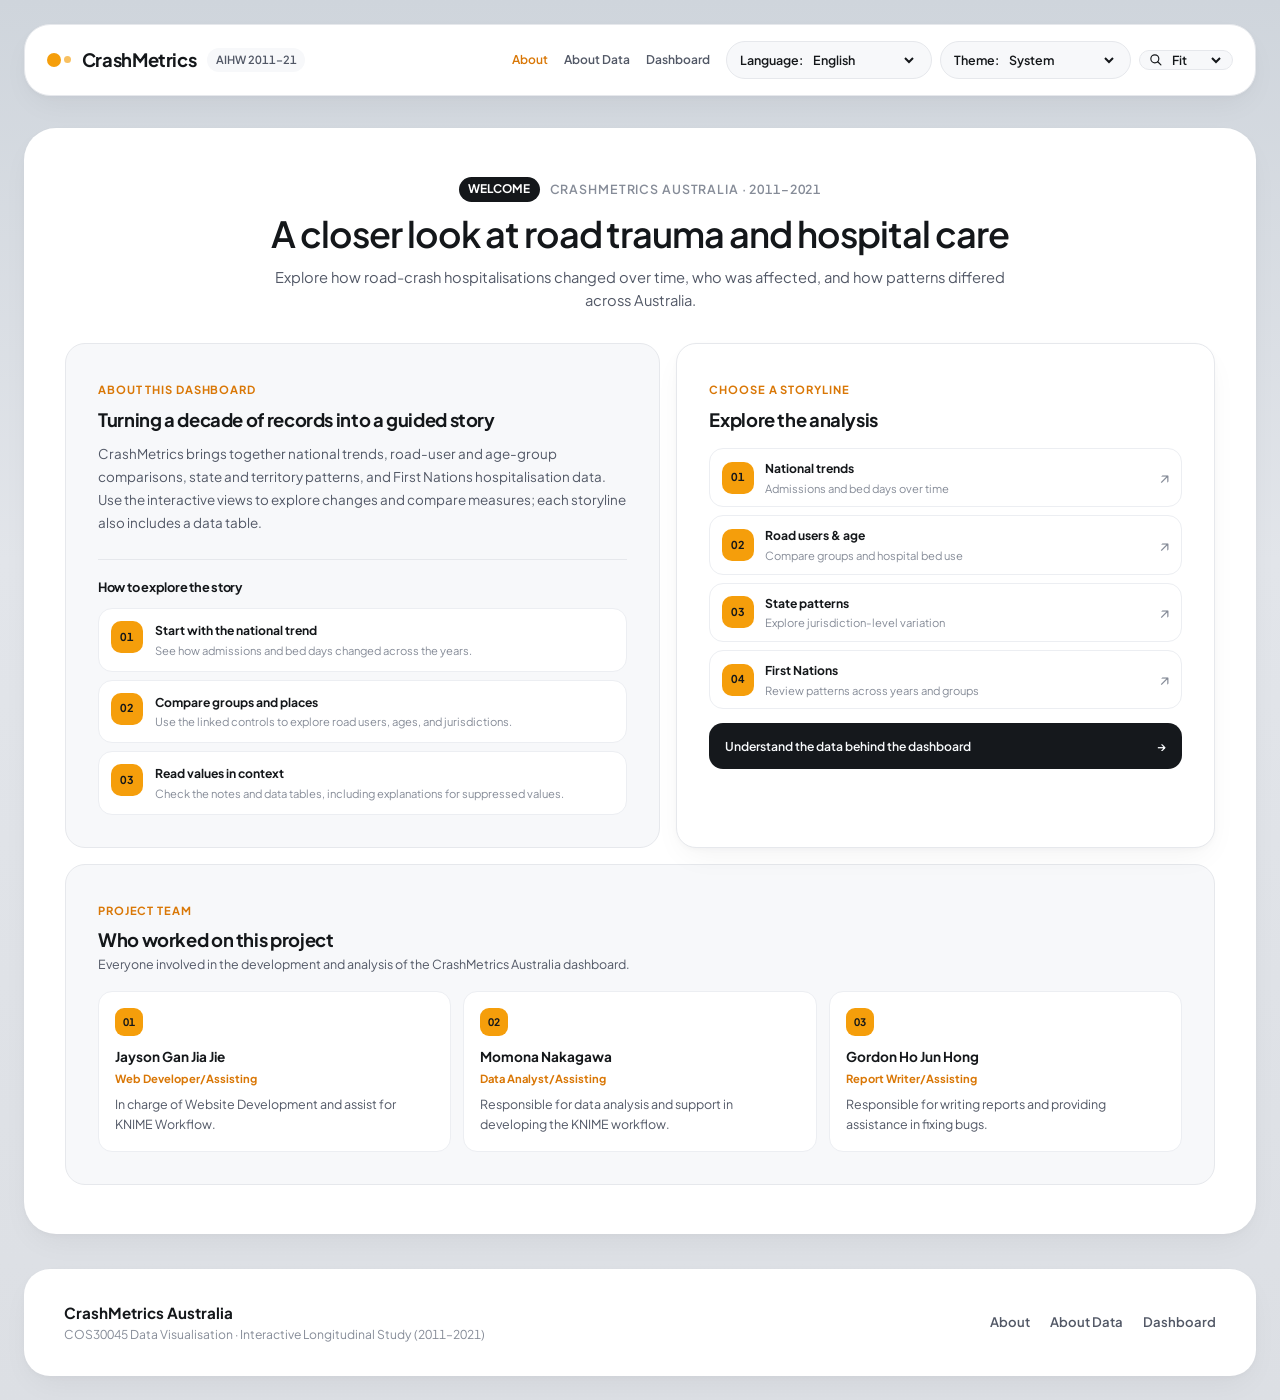
<file: index.html>
<!DOCTYPE html>
<html lang="en">
<head>
  <meta charset="UTF-8">
  <meta name="viewport" content="width=device-width, initial-scale=1.0">
  <title>CrashMetrics Australia — Road Crash Hospitalisation Analysis (2011–2021)</title>
  
  <!-- Google Fonts: Plus Jakarta Sans (Neo-Grotesque UI & Tabular Numerals) + Instrument Serif (Editorial Accents) -->
  <link rel="preconnect" href="https://fonts.googleapis.com">
  <link rel="preconnect" href="https://fonts.gstatic.com" crossorigin>
  <link href="https://fonts.googleapis.com/css2?family=Instrument+Serif:ital@0;1&family=Plus+Jakarta+Sans:wght@300;400;500;600;700&display=swap" rel="stylesheet">

  <!-- CSS Stylesheets -->
  <link rel="stylesheet" href="css/style.css">
  <link rel="stylesheet" href="css/components.css">
  <script>
    if (new URLSearchParams(window.location.search).get("dashboard") !== "1") {
      window.location.replace("about.html");
    }
  </script>
  <script src="js/theme.js" defer></script>
  <script src="js/language.js" defer></script>
  
  <!-- D3.js v7 CDN -->
  <script src="https://d3js.org/d3.v7.min.js"></script>
</head>
<body>
  <a class="skip-link" href="#main-content">Skip to main content</a>

  <!-- Preloader Screen (designsample3.mp4 WoodNest Framed Counter Choreography) -->
  <div id="preloader" role="status" aria-live="polite">
    <div class="preloader-frame">
      <div class="preloader-top-progress" id="preloader-bar"></div>
      <div class="preloader-bottom-row">
        <div class="preloader-counter" id="preloader-counter">0%</div>
        <div class="preloader-label">Loading Verified AIHW National Morbidity Records (2011–2021)</div>
      </div>
    </div>
  </div>

  <!-- Global Floating Tooltip (dashboarddesign.webp & bikerental.webp style) -->
  <div id="global-tooltip" role="tooltip" aria-hidden="true"></div>

  <!-- Outer Page Shell -->
  <div class="page-shell">

    <!-- ==========================================================================
         HERO SHOWCASE (designsample3.mp4 WoodNest + webdesign.webp + enviromentaldesign.webp)
         ========================================================================== -->
    <header class="hero-showcase" id="top">
      <div class="hero-backdrop-container">
        <img src="assets/hero-highway.jpg" alt="Atmospheric Australian mountain highway at dusk" class="hero-bg-image" width="1600" height="900">
        <div class="hero-vignette"></div>

        <!-- Framed Inner Viewport (designsample3.mp4 signature rounded border) -->
        <div class="hero-inner-frame">
          
          <!-- Integrated Top Navigation inside Hero Frame -->
          <nav class="hero-nav" aria-label="Primary Navigation">
            <a href="index.html?dashboard=1#top" class="brand-mark">
              <span class="brand-dot-cluster" aria-hidden="true">
                <span class="dot-amber"></span>
                <span class="dot-amber-sm"></span>
              </span>
              <span class="brand-name">CrashMetrics</span>
              <span class="brand-tag">AIHW 2011–21</span>
            </a>

            <ul class="hero-nav-links">
              <li><a href="about.html" class="nav-link">About</a></li>
              <li><a href="about-data.html" class="nav-link">About Data</a></li>
              <li><a href="index.html?dashboard=1" class="nav-link" aria-current="page">Dashboard</a></li>
              <li><a href="national.html#storyline1" class="nav-link">01 National</a></li>
              <li><a href="users-age.html#storyline2" class="nav-link">02 Users &amp; Age</a></li>
              <li><a href="states.html#storyline3" class="nav-link">03 States</a></li>
              <li><a href="first-nations.html#storyline4" class="nav-link">04 First Nations</a></li>
              <li><a href="#top" class="nav-link active">Top ↑</a></li>
            </ul>

            <div class="nav-accessibility-controls">
              <span class="sr-only" id="accessibility-controls-help">Use Left and Right Arrow keys to move through navigation links. Choose System, Light, Dark, High contrast, or Color-blind-friendly from the theme dropdown. Tab and Shift+Tab are also available.</span>
              <label class="theme-control language-control">
                <span>Language:</span>
                <select id="language-selector" class="theme-control-select" aria-label="Select language">
                  <option value="en">English</option>
                  <option value="zh-CN">简体中文</option>
                  <option value="ms">Bahasa Melayu</option>
                  <option value="ja">日本語</option>
                </select>
              </label>
              <label class="theme-control">
                <span>Theme:</span>
                <select id="theme-selector" class="theme-control-select" aria-describedby="accessibility-controls-help">
                  <option value="system">System</option>
                  <option value="light">Light</option>
                  <option value="dark">Dark</option>
                  <option value="high-contrast">High contrast</option>
                  <option value="color-blind">Color-blind-friendly</option>
                </select>
              </label>
              <label class="page-magnification-control">
                <svg viewBox="0 0 24 24" aria-hidden="true" focusable="false">
                  <circle cx="10.8" cy="10.8" r="6.3"></circle>
                  <path d="m15.4 15.4 5 5"></path>
                </svg>
                <span class="sr-only">Page magnification</span>
                <select id="page-magnification" aria-describedby="accessibility-controls-help">
                  <option value="fit">Fit</option>
                  <option value="75">75%</option>
                  <option value="90">90%</option>
                  <option value="100">100%</option>
                  <option value="110">110%</option>
                  <option value="120">120%</option>
                </select>
              </label>
            </div>
            <div class="hero-nav-actions">
              <button type="button" class="nav-help-btn" id="help-button" aria-haspopup="dialog">How to Use</button>
              <a href="national.html#storyline1" class="hero-cta-pill">Explore Data</a>
            </div>
          </nav>

          <!-- Main Asymmetric Split Content inside Hero Frame -->
          <div class="hero-split-body">
            
            <!-- Left Column: Giant 3-Line Display Typography + Bottom Info & Star Stat -->
            <div class="hero-left-col">
              <h1 class="hero-display-title">
                Australia’s<br>
                <span class="muted-word">Road Trauma</span><br>
                In Focus
              </h1>

              <div class="hero-bottom-meta">
                <p class="hero-lead-copy">
                  Discover a decade of verified hospital admission records across Australian roads. Examine injury severity, acute bed utilisation, demographic risk, and regional patterns.
                </p>

                <div class="hero-rating-stat">
                  <div class="rating-top-line">
                    <span class="star-glyph" aria-hidden="true">★</span>
                    <span class="rating-big-num" id="kpi-total-hosp">410,884</span>
                  </div>
                  <div class="rating-sub-line">admissions recorded across 2011–2021</div>
                </div>
              </div>
            </div>

            <!-- Right Column: Floating Smoked-Glass Surveillance Widget (designsample3.mp4 card) -->
            <aside class="hero-glass-widget" aria-label="National Surveillance Summary Widget">
              <div class="widget-header">
                <div>
                  <h2 class="widget-title">National Surveillance<br>Morbidity Cohort</h2>
                </div>
                <a href="national.html#storyline1" class="widget-icon-btn" title="Jump to National Trends" aria-label="Jump to National Trends">
                  <svg width="15" height="15" viewBox="0 0 24 24" fill="none" stroke="currentColor" stroke-width="2"><path d="M7 17L17 7"/><path d="M7 7h10v10"/></svg>
                </a>
              </div>

              <!-- 2-Column Pill Selectors (Feb 11 / Mar 25 style) -->
              <div class="widget-pill-row">
                <div class="widget-mini-pill">
                  <svg width="13" height="13" viewBox="0 0 24 24" fill="none" stroke="currentColor" stroke-width="2"><rect x="3" y="4" width="18" height="18" rx="2"/><line x1="16" y1="2" x2="16" y2="6"/><line x1="8" y1="2" x2="8" y2="6"/><line x1="3" y1="10" x2="21" y2="10"/></svg>
                  <span>2011 – 2021</span>
                  <span class="chevron">▾</span>
                </div>
                <div class="widget-mini-pill">
                  <svg width="13" height="13" viewBox="0 0 24 24" fill="none" stroke="currentColor" stroke-width="2"><path d="M21 10c0 7-9 13-9 13s-9-6-9-13a9 9 0 0 1 18 0z"/><circle cx="12" cy="10" r="3"/></svg>
                  <span>8 Jurisdictions</span>
                  <span class="chevron">▾</span>
                </div>
              </div>

              <!-- 2-Column Divided Metric Box (Check-in / Check-out style) -->
              <div class="widget-split-box">
                <div class="split-cell">
                  <span class="split-label">Total Bed Days</span>
                  <span class="split-val" id="kpi-total-beds">2,007,387</span>
                </div>
                <div class="split-divider"></div>
                <div class="split-cell">
                  <span class="split-label">Pre-COVID Peak</span>
                  <span class="split-val"><span id="kpi-peak-year">2019</span> (39,866)</span>
                </div>
              </div>

              <!-- Bottom Metric & Reserve-Style White CTA Button -->
              <div class="widget-price-row">
                <div class="widget-big-stat">
                  <span class="stat-main" id="kpi-avg-stay">4.89</span>
                  <span class="stat-unit">/ days avg stay</span>
                </div>
                <span class="widget-tag">Excl. 30-day deaths</span>
              </div>

              <a href="national.html#storyline1" class="widget-primary-btn">Inspect Longitudinal Data</a>
            </aside>

          </div>
        </div>
      </div>

      <!-- Lower Architectural 3-Column Bento Strip (webdesign.webp & enviromentaldesign.webp bottom bar) -->
      <div class="hero-bento-strip">
        <div class="strip-card strip-light">
          <div class="strip-card-content">
            <span class="strip-eyebrow">01 · National Trajectory</span>
            <h3 class="strip-heading">Start exploring Australia’s 11-year road hospitalisation curve</h3>
            <a href="national.html#storyline1" class="strip-underlined-link">View Longitudinal Analysis</a>
          </div>
          <div class="strip-visual-accent" aria-hidden="true">
            <svg width="110" height="56" viewBox="0 0 110 56" fill="none">
              <path d="M4 46 C22 45, 34 38, 48 26 C62 14, 74 10, 86 12 C94 14, 100 22, 106 16" stroke="var(--chart-line)" stroke-width="2.5" stroke-linecap="round"/>
              <circle cx="86" cy="12" r="4" fill="var(--accent-amber)" stroke="#fff" stroke-width="1.5"/>
            </svg>
          </div>
        </div>

        <div class="strip-card strip-white">
          <div class="strip-icon-row">
            <div class="strip-circle-icon">
              <svg width="18" height="18" viewBox="0 0 24 24" fill="none" stroke="currentColor" stroke-width="2"><path d="M12 20V10"/><path d="M18 20V4"/><path d="M6 20v-4"/></svg>
            </div>
            <p class="strip-mid-text">
              Compare raw admission counts against inpatient bed-day burden across 12 road-user types.
            </p>
          </div>
          <div class="strip-segmented-lines" aria-hidden="true">
            <span class="seg active"></span>
            <span class="seg active"></span>
            <span class="seg"></span>
            <span class="seg"></span>
          </div>
        </div>

        <div class="strip-card strip-dark">
          <div class="strip-avatar-cluster" aria-hidden="true">
            <span class="mode-bubble b1">🚗</span>
            <span class="mode-bubble b2">🏍️</span>
            <span class="mode-bubble b3">🚲</span>
          </div>
          <div class="strip-dark-stat">
            <div class="dark-stat-num">+17.1%</div>
            <p class="dark-stat-desc">Growth in annual admissions from 2011 baseline to the 2019 peak</p>
          </div>
        </div>
      </div>
    </header>

    <!-- ==========================================================================
         MAIN ANALYTICAL WORKSPACE (dashboarddesign.webp & bikerental.webp Bento System)
         ========================================================================== -->
    <main id="main-content" class="bento-workspace storyline-index-workspace" tabindex="-1">
      <section class="storyline-index-section bento-shell" aria-labelledby="storyline-index-title">
        <div class="storyline-index-intro">
          <span class="section-eyebrow">CrashMetrics Australia &middot; 2011&ndash;2021</span>
          <h2 class="bento-title" id="storyline-index-title">Explore the dashboard one storyline at a time</h2>
          <p>Each page keeps related charts together, with its own data table and CSV download.</p>
        </div>
        <div class="storyline-index-grid">
          <article class="storyline-index-card">
            <span class="section-num-pill">01</span>
            <h2><a href="national.html">01 National</a></h2>
            <p>National hospitalisation trends from 2011 to 2021.</p>
            <a class="utility-btn" href="national.html">Open storyline <span aria-hidden="true">&rarr;</span></a>
          </article>
          <article class="storyline-index-card">
            <span class="section-num-pill">02</span>
            <h2><a href="users-age.html">02 Users &amp; Age</a></h2>
            <p>Compare road-user groups and age groups using admissions and bed days.</p>
            <a class="utility-btn" href="users-age.html">Open storyline <span aria-hidden="true">&rarr;</span></a>
          </article>
          <article class="storyline-index-card">
            <span class="section-num-pill">03</span>
            <h2><a href="states.html">03 States</a></h2>
            <p>Explore state and territory patterns across years and compare the selected state trajectory.</p>
            <a class="utility-btn" href="states.html">Open storyline <span aria-hidden="true">&rarr;</span></a>
          </article>
          <article class="storyline-index-card">
            <span class="section-num-pill">04</span>
            <h2><a href="first-nations.html">04 First Nations</a></h2>
            <p>Review First Nations trends and breakdowns, including privacy-suppressed values.</p>
            <a class="utility-btn" href="first-nations.html">Open storyline <span aria-hidden="true">&rarr;</span></a>
          </article>
        </div>
      </section>
    </main>

    <!-- Minimalist Editorial Footer -->
    <footer class="editorial-footer">
      <div class="footer-brand-col">
        <span class="footer-logo">CrashMetrics Australia</span>
        <p class="footer-meta">COS30045 Data Visualisation · Interactive Longitudinal Study (2011–2021)</p>
      </div>
      <div class="footer-source-col">
        <p>Source: Australian Institute of Health and Welfare (AIHW) National Hospital Morbidity Database (NHMD).</p>
      </div>
      <nav class="footer-nav-col" aria-label="Footer Navigation">
        <a href="about.html">About</a>
        <a href="about-data.html">About Data</a>
        <a href="national.html#storyline1">01 National</a>
        <a href="users-age.html#storyline2">02 Users &amp; Age</a>
        <a href="states.html#storyline3">03 States</a>
        <a href="first-nations.html#storyline4">04 First Nations</a>
        <a href="#top">Top ↑</a>
      </nav>
    </footer>

  </div>

  <dialog class="help-dialog" id="help-dialog" aria-labelledby="help-title">
    <div class="help-dialog-header">
      <h2 id="help-title">How to Use CrashMetrics</h2>
      <button type="button" class="utility-btn" id="help-close" aria-label="Close help">Close</button>
    </div>
    <ul>
      <li>Use <strong>Left/Right Arrow</strong> to move through navigation links or chart data. Use <strong>Tab</strong> and <strong>Shift+Tab</strong> to move through all controls; use arrow keys to adjust a focused year slider.</li>
      <li>Use the playback button to animate years; select it again to pause.</li>
      <li>Choose a state from the dropdown or select a heatmap cell to inspect its trajectory.</li>
      <li>For the heatmap, use all four arrow keys to move by year and state. Elsewhere, use <strong>Left/Right Arrow</strong> to move through chart data; line-chart points follow year order. Press <strong>Enter</strong> or <strong>Space</strong> on a heatmap cell to select a state.</li>
      <li>Focus or point to chart marks for details. Press <strong>Esc</strong> to dismiss a tooltip.</li>
      <li>Hatched <strong>n.p.</strong> values are not published to protect privacy; they are not zero.</li>
    </ul>
    <button type="button" class="utility-btn help-tour-start" id="help-tour-start">Still don't get it? Start the step-by-step tour</button>
    <section class="help-tour" id="help-tour" aria-labelledby="help-tour-title" hidden>
      <div class="help-tour-progress" id="help-tour-progress" role="status" aria-live="polite"></div>
      <h3 id="help-tour-title" tabindex="-1"></h3>
      <p id="help-tour-copy"></p>
      <a class="utility-btn help-tour-link" id="help-tour-link"></a>
      <div class="help-tour-controls">
        <button type="button" class="utility-btn" id="help-tour-back">Back</button>
        <button type="button" class="utility-btn" id="help-tour-next">Next</button>
      </div>
      <button type="button" class="help-tour-return" id="help-tour-return">Back to quick tips</button>
    </section>
  </dialog>

  <!-- Shared SVG Defs for Soft Gradients & Diagonal Hatching -->
  <svg style="position: absolute; width: 0; height: 0; overflow: hidden;" aria-hidden="true">
    <defs>
      <!-- Soft Warm Amber Gradient for Storyline 1 & State Line -->
      <linearGradient id="area-gradient" x1="0%" y1="0%" x2="0%" y2="100%">
        <stop offset="0%" stop-color="var(--accent-amber)" stop-opacity="0.28"/>
        <stop offset="85%" stop-color="var(--accent-amber)" stop-opacity="0.03"/>
        <stop offset="100%" stop-color="var(--accent-amber)" stop-opacity="0"/>
      </linearGradient>

      <!-- Soft Emerald Gradient for Active Vertical Bars (dashboarddesign.webp style) -->
      <linearGradient id="emerald-bar-gradient" x1="0%" y1="0%" x2="0%" y2="100%">
        <stop offset="0%" stop-color="var(--accent-emerald)"/>
        <stop offset="100%" stop-color="var(--accent-emerald)" stop-opacity="0.75"/>
      </linearGradient>

      <!-- Diagonal Hatch Pattern for Suppressed n.p. Records -->
      <pattern id="diagonal-hatch-pattern" width="8" height="8" patternTransform="rotate(45 0 0)" patternUnits="userSpaceOnUse">
        <rect class="np-hatch-background" width="8" height="8" fill="#FFF1F0"/>
        <line class="np-hatch-line" x1="0" y1="0" x2="0" y2="8" stroke="#F43F5E" stroke-width="2" stroke-opacity="0.65" />
      </pattern>
    </defs>
  </svg>

  <!-- JavaScript Modules -->
  <script src="js/storyline1_national.js"></script>
  <script src="js/storyline2_groups.js"></script>
  <script src="js/storyline3_states.js"></script>
  <script src="js/storyline4_firstnations.js"></script>
  <script src="js/main.js"></script>
</body>
</html>
</file>
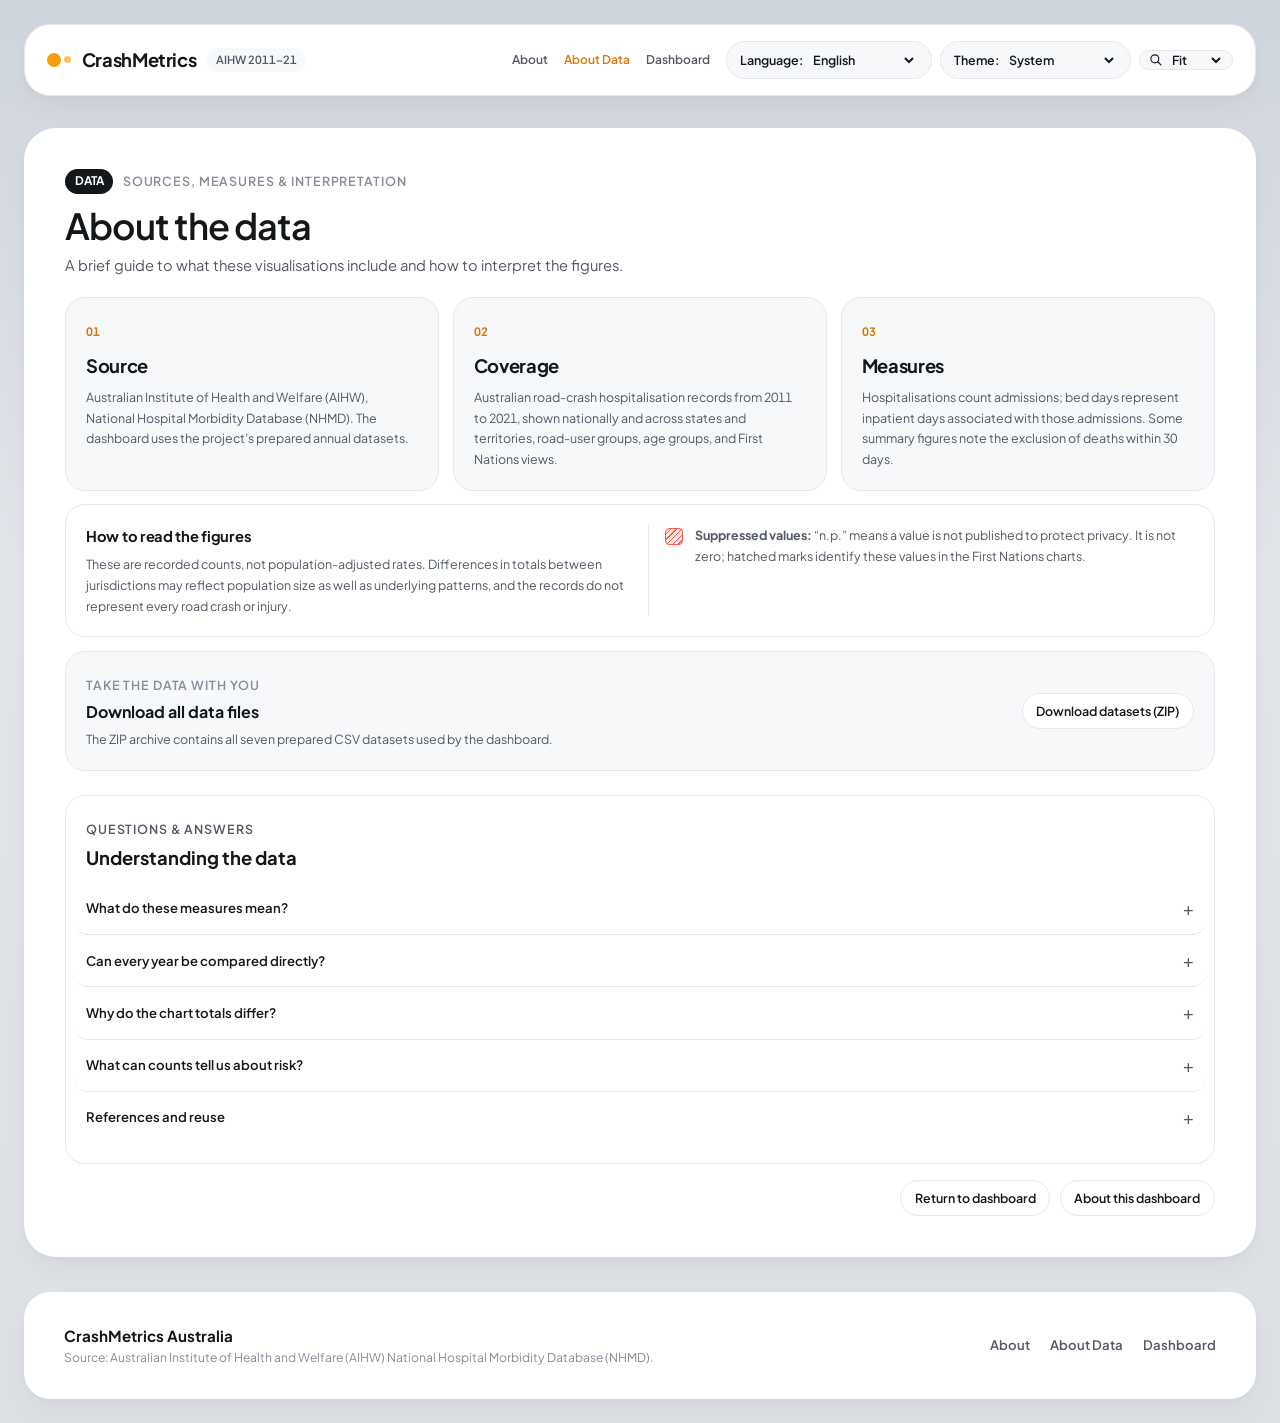
<file: about-data.html>
<!DOCTYPE html>
<html lang="en">
<head>
  <meta charset="UTF-8">
  <meta name="viewport" content="width=device-width, initial-scale=1.0">
  <meta name="description" content="Data source, coverage, measures, and interpretation notes for the CrashMetrics Australia dashboard.">
  <title>About the Data — CrashMetrics Australia</title>
  <link rel="preconnect" href="https://fonts.googleapis.com">
  <link rel="preconnect" href="https://fonts.gstatic.com" crossorigin>
  <link href="https://fonts.googleapis.com/css2?family=Instrument+Serif:ital@0;1&family=Plus+Jakarta+Sans:wght@300;400;500;600;700&display=swap" rel="stylesheet">
  <link rel="stylesheet" href="css/style.css">
  <link rel="stylesheet" href="css/components.css">
  <script src="js/theme.js" defer></script>
  <script src="js/language.js" defer></script>
</head>
<body>
  <a class="skip-link" href="#main-content">Skip to main content</a>
  <div class="page-shell info-page-shell">
    <header class="info-page-nav">
      <a href="index.html?dashboard=1#top" class="brand-mark info-brand-mark">
        <span class="brand-dot-cluster" aria-hidden="true">
          <span class="dot-amber"></span>
          <span class="dot-amber-sm"></span>
        </span>
        <span class="brand-name">CrashMetrics</span>
        <span class="brand-tag">AIHW 2011–21</span>
      </a>
      <nav class="info-page-links" aria-label="Primary Navigation">
        <a href="about.html">About</a>
        <a href="about-data.html" aria-current="page">About Data</a>
        <a href="index.html?dashboard=1">Dashboard</a>
        <div class="nav-accessibility-controls">
          <span class="sr-only" id="accessibility-controls-help">Use Left and Right Arrow keys to move through navigation links. Choose System, Light, Dark, High contrast, or Color-blind-friendly from the theme dropdown. Tab and Shift+Tab are also available.</span>
          <label class="theme-control language-control">
            <span>Language:</span>
            <select id="language-selector" class="theme-control-select" aria-label="Select language">
              <option value="en">English</option>
              <option value="zh-CN">简体中文</option>
              <option value="ms">Bahasa Melayu</option>
              <option value="ja">日本語</option>
            </select>
          </label>
          <label class="theme-control">
            <span>Theme:</span>
            <select id="theme-selector" class="theme-control-select" aria-describedby="accessibility-controls-help">
              <option value="system">System</option>
              <option value="light">Light</option>
              <option value="dark">Dark</option>
              <option value="high-contrast">High contrast</option>
              <option value="color-blind">Color-blind-friendly</option>
            </select>
          </label>
          <label class="page-magnification-control">
            <svg viewBox="0 0 24 24" aria-hidden="true" focusable="false">
              <circle cx="10.8" cy="10.8" r="6.3"></circle>
              <path d="m15.4 15.4 5 5"></path>
            </svg>
            <span class="sr-only">Page magnification</span>
            <select id="page-magnification" aria-describedby="accessibility-controls-help">
              <option value="fit">Fit</option>
              <option value="75">75%</option>
              <option value="90">90%</option>
              <option value="100">100%</option>
              <option value="110">110%</option>
              <option value="120">120%</option>
            </select>
          </label>
        </div>
      </nav>
    </header>

    <main id="main-content" class="bento-workspace" tabindex="-1">
      <section class="storyline-block" aria-labelledby="about-data-title">
        <div class="bento-shell about-data-shell">
          <div class="bento-header">
            <div class="bento-title-group">
              <div class="eyebrow-row">
                <span class="section-num-pill">DATA</span>
                <span class="section-eyebrow">Sources, measures &amp; interpretation</span>
              </div>
              <h1 id="about-data-title" class="bento-title">About the data</h1>
              <p class="about-data-intro">A brief guide to what these visualisations include and how to interpret the figures.</p>
            </div>
          </div>

          <div class="about-data-grid">
            <article class="about-data-card">
              <span class="about-data-index">01</span>
              <h2>Source</h2>
              <p>Australian Institute of Health and Welfare (AIHW), National Hospital Morbidity Database (NHMD). The dashboard uses the project’s prepared annual datasets.</p>
            </article>
            <article class="about-data-card">
              <span class="about-data-index">02</span>
              <h2>Coverage</h2>
              <p>Australian road-crash hospitalisation records from 2011 to 2021, shown nationally and across states and territories, road-user groups, age groups, and First Nations views.</p>
            </article>
            <article class="about-data-card">
              <span class="about-data-index">03</span>
              <h2>Measures</h2>
              <p>Hospitalisations count admissions; bed days represent inpatient days associated with those admissions. Some summary figures note the exclusion of deaths within 30 days.</p>
            </article>
          </div>

          <div class="about-data-notes">
            <div>
              <h2>How to read the figures</h2>
              <p>These are recorded counts, not population-adjusted rates. Differences in totals between jurisdictions may reflect population size as well as underlying patterns, and the records do not represent every road crash or injury.</p>
            </div>
            <div class="about-suppression-note">
              <span class="about-suppression-mark" aria-hidden="true"></span>
              <p><strong>Suppressed values:</strong> “n.p.” means a value is not published to protect privacy. It is not zero; hatched marks identify these values in the First Nations charts.</p>
            </div>
          </div>

          <section class="about-data-download" aria-labelledby="about-data-download-title">
            <div>
              <span class="section-eyebrow">Take the data with you</span>
              <h2 id="about-data-download-title">Download all data files</h2>
              <p>The ZIP archive contains all seven prepared CSV datasets used by the dashboard.</p>
            </div>
            <a class="utility-btn" href="data/crashmetrics-datasets.zip" download="crashmetrics-datasets.zip" aria-label="Download all seven data files as a ZIP archive">Download datasets (ZIP)</a>
          </section>

          <section class="about-data-faq" aria-labelledby="about-data-faq-title">
            <div class="about-data-faq-heading">
              <span class="section-eyebrow">Questions &amp; answers</span>
              <h2 id="about-data-faq-title">Understanding the data</h2>
            </div>
            <div class="about-data-faq-list">
              <details class="about-data-faq-item">
                <summary>What do these measures mean?</summary>
                <div class="about-data-faq-answer">
                  <p><strong>Hospitalisations</strong> are the number of hospital admissions in the dataset. <strong>Bed days</strong> count inpatient days associated with those admissions. They describe different things: a longer stay can contribute more bed days without adding another admission.</p>
                </div>
              </details>
              <details class="about-data-faq-item">
                <summary>Can every year be compared directly?</summary>
                <div class="about-data-faq-answer">
                  <p>Use year-to-year comparisons as a guide, not as proof that every change reflects a change in road safety. The dashboard marks known comparability breaks and notable context, including changes in reporting and the 2020 pandemic period. Check these annotations when interpreting a trend.</p>
                </div>
              </details>
              <details class="about-data-faq-item">
                <summary>Why do the chart totals differ?</summary>
                <div class="about-data-faq-answer">
                  <p>Charts show different measures, years, and breakdowns. A national total, a selected state, and a road-user or age-group category do not have the same scope. Some First Nations breakdown values are suppressed as <strong>n.p.</strong>, so a visible subtotal may not equal a chart’s overall total.</p>
                </div>
              </details>
              <details class="about-data-faq-item">
                <summary>What can counts tell us about risk?</summary>
                <div class="about-data-faq-answer">
                  <p>Counts show how many admissions were recorded; they are not population-adjusted rates. A larger count does not by itself mean an individual in that group had a higher risk. Population size, travel exposure, and other context would be needed to compare risk fairly.</p>
                </div>
              </details>
              <details class="about-data-faq-item">
                <summary>References and reuse</summary>
                <div class="about-data-faq-answer">
                  <p>Bureau of Infrastructure and Transport Research Economics. (2023, September 22). <em>Hospitalised injury</em> [Data set]. <a href="https://www.bitre.gov.au/resource/road-safety/hospitalised-injury" target="_blank" rel="noopener noreferrer">https://www.bitre.gov.au/resource/road-safety/hospitalised-injury</a></p>
                  <p>Bureau of Infrastructure and Transport Research Economics. (2023, September). <em>Data dictionary: Hospitalised injuries from road crashes</em>. <a href="https://www.bitre.gov.au/sites/default/files/documents/hospitalised-injury-data-dictionary-september-2023.pdf" target="_blank" rel="noopener noreferrer">Data dictionary PDF</a>.</p>
                  <p>Prepared extracts supplied by Group 20. Original datasets remain subject to their publishers’ terms. D3.js is distributed under the ISC licence; Manrope is distributed under the SIL Open Font License.</p>
                </div>
              </details>
            </div>
          </section>

          <div class="section-actions info-page-actions">
            <a class="utility-btn" href="index.html?dashboard=1">Return to dashboard</a>
            <a class="utility-btn" href="about.html">About this dashboard</a>
          </div>
        </div>
      </section>
    </main>

    <footer class="editorial-footer info-page-footer">
      <div class="footer-brand-col">
        <span class="footer-logo">CrashMetrics Australia</span>
        <p class="footer-meta">Source: Australian Institute of Health and Welfare (AIHW) National Hospital Morbidity Database (NHMD).</p>
      </div>
      <nav class="footer-nav-col" aria-label="Footer Navigation">
        <a href="about.html">About</a>
        <a href="about-data.html" aria-current="page">About Data</a>
        <a href="index.html?dashboard=1">Dashboard</a>
      </nav>
    </footer>
  </div>
</body>
</html>
</file>
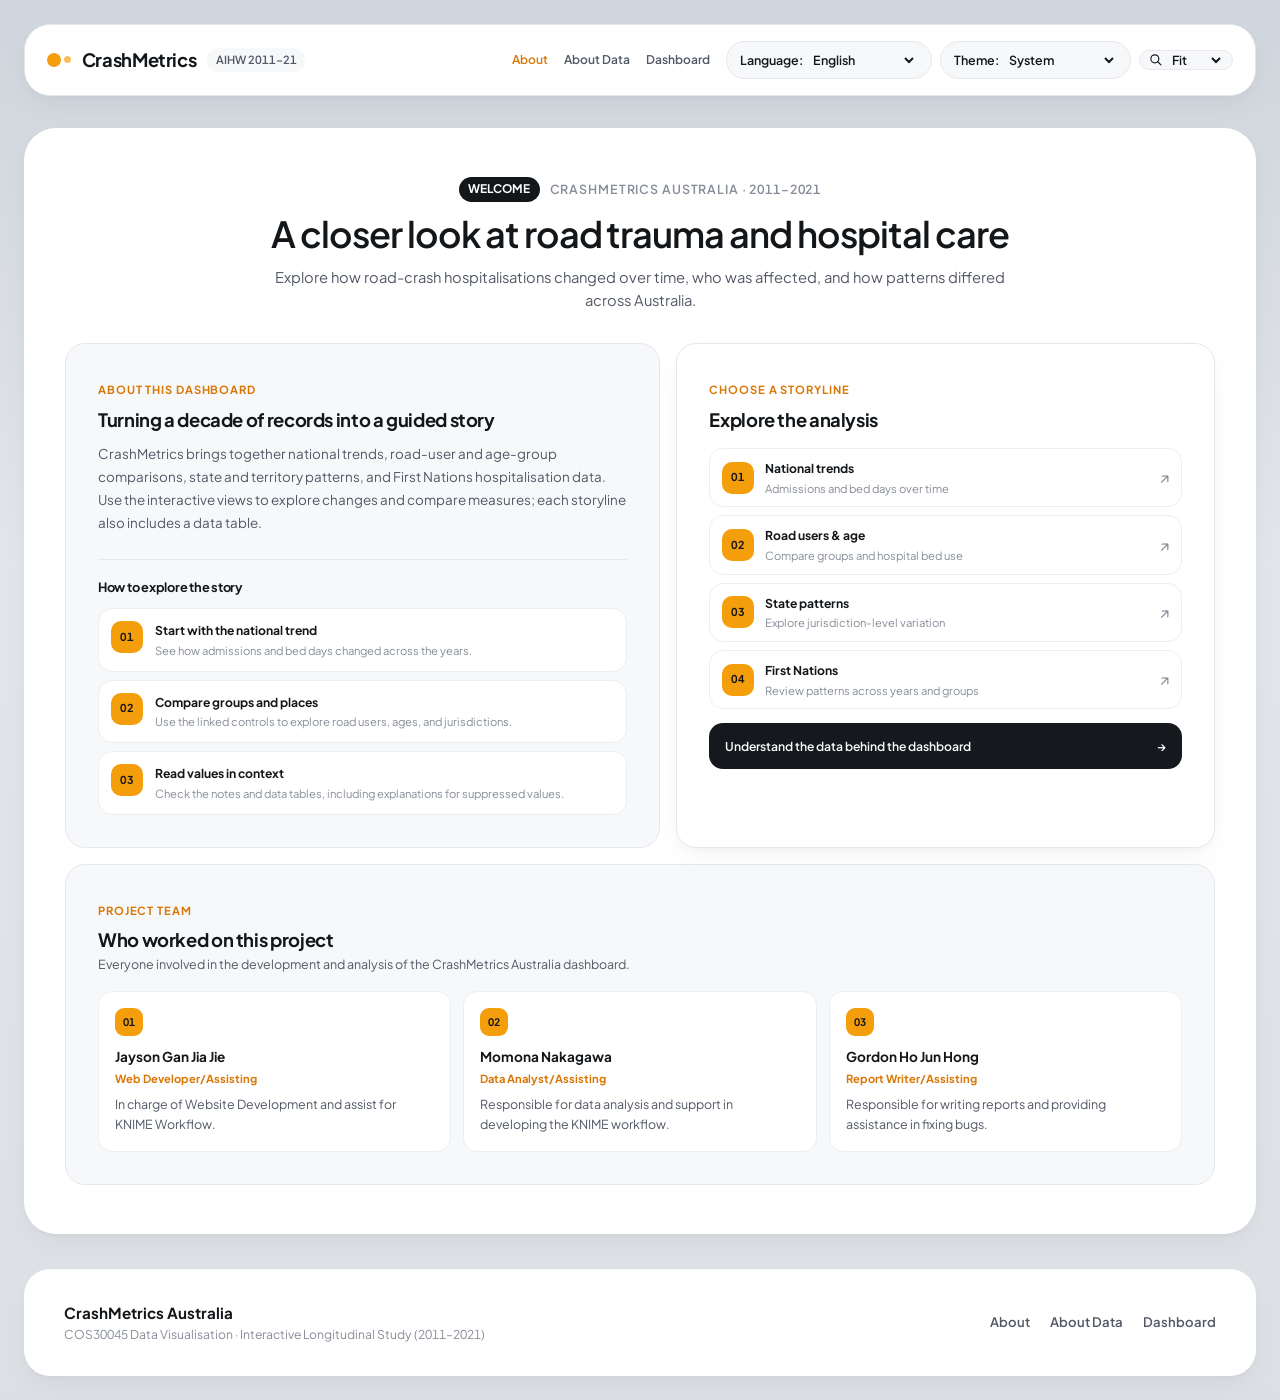
<file: about.html>
<!DOCTYPE html>
<html lang="en">
<head>
  <meta charset="UTF-8">
  <meta name="viewport" content="width=device-width, initial-scale=1.0">
  <meta name="description" content="Learn about the CrashMetrics Australia road hospitalisation dashboard and how to explore its storylines.">
  <title>About — CrashMetrics Australia</title>
  <link rel="preconnect" href="https://fonts.googleapis.com">
  <link rel="preconnect" href="https://fonts.gstatic.com" crossorigin>
  <link href="https://fonts.googleapis.com/css2?family=Instrument+Serif:ital@0;1&family=Plus+Jakarta+Sans:wght@300;400;500;600;700&display=swap" rel="stylesheet">
  <link rel="stylesheet" href="css/style.css">
  <link rel="stylesheet" href="css/components.css">
  <script src="js/theme.js" defer></script>
  <script src="js/language.js" defer></script>
</head>
<body>
  <a class="skip-link" href="#main-content">Skip to main content</a>
  <div class="page-shell info-page-shell">
    <header class="info-page-nav">
      <a href="index.html?dashboard=1#top" class="brand-mark info-brand-mark">
        <span class="brand-dot-cluster" aria-hidden="true">
          <span class="dot-amber"></span>
          <span class="dot-amber-sm"></span>
        </span>
        <span class="brand-name">CrashMetrics</span>
        <span class="brand-tag">AIHW 2011–21</span>
      </a>
      <nav class="info-page-links" aria-label="Primary Navigation">
        <a href="about.html" aria-current="page">About</a>
        <a href="about-data.html">About Data</a>
        <a href="index.html?dashboard=1">Dashboard</a>
        <div class="nav-accessibility-controls">
          <span class="sr-only" id="accessibility-controls-help">Use Left and Right Arrow keys to move through navigation links. Choose System, Light, Dark, High contrast, or Color-blind-friendly from the theme dropdown. Tab and Shift+Tab are also available.</span>
          <label class="theme-control language-control">
            <span>Language:</span>
            <select id="language-selector" class="theme-control-select" aria-label="Select language">
              <option value="en">English</option>
              <option value="zh-CN">简体中文</option>
              <option value="ms">Bahasa Melayu</option>
              <option value="ja">日本語</option>
            </select>
          </label>
          <label class="theme-control">
            <span>Theme:</span>
            <select id="theme-selector" class="theme-control-select" aria-describedby="accessibility-controls-help">
              <option value="system">System</option>
              <option value="light">Light</option>
              <option value="dark">Dark</option>
              <option value="high-contrast">High contrast</option>
              <option value="color-blind">Color-blind-friendly</option>
            </select>
          </label>
          <label class="page-magnification-control">
            <svg viewBox="0 0 24 24" aria-hidden="true" focusable="false">
              <circle cx="10.8" cy="10.8" r="6.3"></circle>
              <path d="m15.4 15.4 5 5"></path>
            </svg>
            <span class="sr-only">Page magnification</span>
            <select id="page-magnification" aria-describedby="accessibility-controls-help">
              <option value="fit">Fit</option>
              <option value="75">75%</option>
              <option value="90">90%</option>
              <option value="100">100%</option>
              <option value="110">110%</option>
              <option value="120">120%</option>
            </select>
          </label>
        </div>
      </nav>
    </header>

    <main id="main-content" class="bento-workspace" tabindex="-1">
      <section class="storyline-block" aria-labelledby="about-title">
        <div class="bento-shell about-shell">
          <div class="about-section-heading">
            <div class="eyebrow-row">
              <span class="section-num-pill">WELCOME</span>
              <span class="section-eyebrow">CrashMetrics Australia · 2011–2021</span>
            </div>
            <h1 id="about-title" class="bento-title">A closer look at road trauma and hospital care</h1>
            <p class="about-heading-copy">Explore how road-crash hospitalisations changed over time, who was affected, and how patterns differed across Australia.</p>
          </div>

          <div class="about-overview-grid">
            <article class="about-intro-card">
              <span class="about-card-kicker">About this dashboard</span>
              <h2>Turning a decade of records into a guided story</h2>
              <p>
                CrashMetrics brings together national trends, road-user and age-group comparisons, state and territory patterns, and First Nations hospitalisation data. Use the interactive views to explore changes and compare measures; each storyline also includes a data table.
              </p>

              <div class="about-reading-guide">
                <h3>How to explore the story</h3>
                <ol class="about-step-list">
                  <li>
                    <span class="about-step-number">01</span>
                    <span><strong>Start with the national trend</strong><small>See how admissions and bed days changed across the years.</small></span>
                  </li>
                  <li>
                    <span class="about-step-number">02</span>
                    <span><strong>Compare groups and places</strong><small>Use the linked controls to explore road users, ages, and jurisdictions.</small></span>
                  </li>
                  <li>
                    <span class="about-step-number">03</span>
                    <span><strong>Read values in context</strong><small>Check the notes and data tables, including explanations for suppressed values.</small></span>
                  </li>
                </ol>
              </div>
            </article>

            <aside class="about-explore-card" aria-labelledby="about-explore-title">
              <div class="about-explore-heading">
                <span class="about-card-kicker">Choose a storyline</span>
                <h2 id="about-explore-title">Explore the analysis</h2>
              </div>
              <div class="about-story-links">
                <a class="about-story-link" href="national.html">
                  <span class="about-story-number">01</span>
                  <span><strong>National trends</strong><small>Admissions and bed days over time</small></span>
                  <span class="about-story-arrow" aria-hidden="true">↗</span>
                </a>
                <a class="about-story-link" href="users-age.html">
                  <span class="about-story-number">02</span>
                  <span><strong>Road users &amp; age</strong><small>Compare groups and hospital bed use</small></span>
                  <span class="about-story-arrow" aria-hidden="true">↗</span>
                </a>
                <a class="about-story-link" href="states.html">
                  <span class="about-story-number">03</span>
                  <span><strong>State patterns</strong><small>Explore jurisdiction-level variation</small></span>
                  <span class="about-story-arrow" aria-hidden="true">↗</span>
                </a>
                <a class="about-story-link" href="first-nations.html">
                  <span class="about-story-number">04</span>
                  <span><strong>First Nations</strong><small>Review patterns across years and groups</small></span>
                  <span class="about-story-arrow" aria-hidden="true">↗</span>
                </a>
              </div>
              <a class="about-data-link" href="about-data.html">Understand the data behind the dashboard <span aria-hidden="true">→</span></a>
            </aside>
          </div>

          <section class="about-team-section" aria-labelledby="about-team-title">
            <div class="about-team-heading">
              <span class="about-card-kicker">Project team</span>
              <h2 id="about-team-title">Who worked on this project</h2>
              <p>Everyone involved in the development and analysis of the CrashMetrics Australia dashboard.</p>
            </div>
            <div class="about-team-grid">
              <article class="about-team-member">
                <span class="about-team-number" aria-hidden="true">01</span>
                <h3>Jayson Gan Jia Jie</h3>
                <p class="about-team-role">Web Developer/Assisting</p>
                <p>In charge of Website Development and assist for KNIME Workflow.</p>
              </article>
              <article class="about-team-member">
                <span class="about-team-number" aria-hidden="true">02</span>
                <h3>Momona Nakagawa</h3>
                <p class="about-team-role">Data Analyst/Assisting</p>
                <p>Responsible for data analysis and support in developing the KNIME workflow.</p>
              </article>
              <article class="about-team-member">
                <span class="about-team-number" aria-hidden="true">03</span>
                <h3>Gordon Ho Jun Hong</h3>
                <p class="about-team-role">Report Writer/Assisting</p>
                <p>Responsible for writing reports and providing assistance in fixing bugs.</p>
              </article>
            </div>
          </section>
        </div>
      </section>
    </main>

    <footer class="editorial-footer info-page-footer">
      <div class="footer-brand-col">
        <span class="footer-logo">CrashMetrics Australia</span>
        <p class="footer-meta">COS30045 Data Visualisation · Interactive Longitudinal Study (2011–2021)</p>
      </div>
      <nav class="footer-nav-col" aria-label="Footer Navigation">
        <a href="about.html" aria-current="page">About</a>
        <a href="about-data.html">About Data</a>
        <a href="index.html?dashboard=1">Dashboard</a>
      </nav>
    </footer>
  </div>
</body>
</html>
</file>
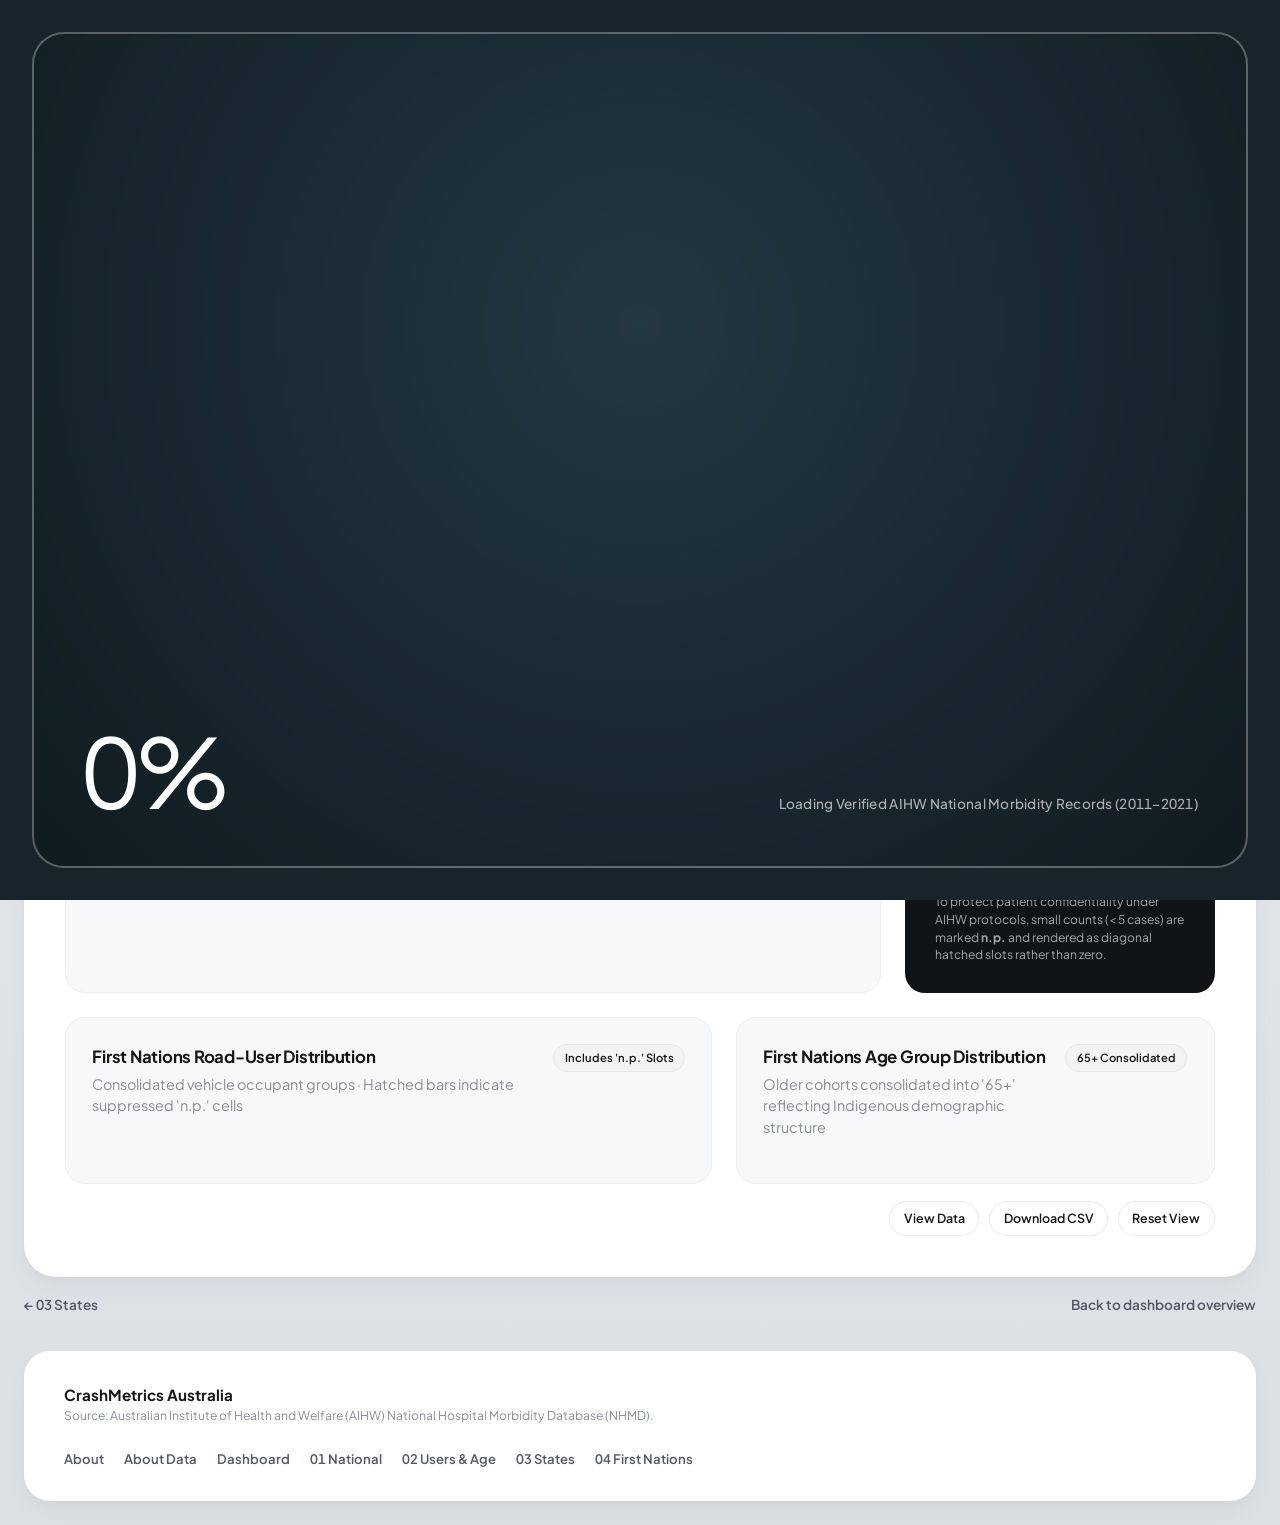
<file: first-nations.html>
<!DOCTYPE html>
<html lang="en">
<head>
  <meta charset="UTF-8">
  <meta name="viewport" content="width=device-width, initial-scale=1.0">
  <meta name="description" content="Review First Nations trends and breakdowns, including privacy-suppressed values.">
  <title>04 First Nations &mdash; CrashMetrics Australia</title>
  <link rel="preconnect" href="https://fonts.googleapis.com">
  <link rel="preconnect" href="https://fonts.gstatic.com" crossorigin>
  <link href="https://fonts.googleapis.com/css2?family=Instrument+Serif:ital@0;1&family=Plus+Jakarta+Sans:wght@300;400;500;600;700&display=swap" rel="stylesheet">
  <link rel="stylesheet" href="css/style.css">
  <link rel="stylesheet" href="css/components.css">
  <script src="js/theme.js" defer></script>
  <script src="js/language.js" defer></script>
  <script src="https://d3js.org/d3.v7.min.js"></script>
</head>
<body>
  <a class="skip-link" href="#main-content">Skip to main content</a>
  <div id="preloader" role="status" aria-live="polite">
    <div class="preloader-frame">
      <div class="preloader-top-progress" id="preloader-bar"></div>
      <div class="preloader-bottom-row">
        <div class="preloader-counter" id="preloader-counter">0%</div>
        <div class="preloader-label">Loading Verified AIHW National Morbidity Records (2011&ndash;2021)</div>
      </div>
    </div>
  </div>
  <div id="global-tooltip" role="tooltip" aria-hidden="true"></div>
  <div class="page-shell info-page-shell">
    <header class="info-page-nav">
      <a href="index.html?dashboard=1#top" class="brand-mark info-brand-mark">
        <span class="brand-dot-cluster" aria-hidden="true"><span class="dot-amber"></span><span class="dot-amber-sm"></span></span>
        <span class="brand-name">CrashMetrics</span><span class="brand-tag">AIHW 2011&ndash;21</span>
      </a>
      <nav class="info-page-links" aria-label="Primary Navigation">
        <a href="about.html">About</a>
        <a href="about-data.html">About Data</a>
        <a href="index.html?dashboard=1">Dashboard</a>
        <a href="national.html">01 National</a>
        <a href="users-age.html">02 Users &amp; Age</a>
        <a href="states.html">03 States</a>
        <a href="first-nations.html" aria-current="page">04 First Nations</a>
        <div class="nav-accessibility-controls">
          <span class="sr-only" id="accessibility-controls-help">Use Left and Right Arrow keys to move through navigation links. Choose System, Light, Dark, High contrast, or Color-blind-friendly from the theme dropdown. Tab and Shift+Tab are also available.</span>
          <label class="theme-control language-control">
            <span>Language:</span>
            <select id="language-selector" class="theme-control-select" aria-label="Select language">
              <option value="en">English</option>
              <option value="zh-CN">简体中文</option>
              <option value="ms">Bahasa Melayu</option>
              <option value="ja">日本語</option>
            </select>
          </label>
          <label class="theme-control">
            <span>Theme:</span>
            <select id="theme-selector" class="theme-control-select" aria-describedby="accessibility-controls-help">
              <option value="system">System</option>
              <option value="light">Light</option>
              <option value="dark">Dark</option>
              <option value="high-contrast">High contrast</option>
              <option value="color-blind">Color-blind-friendly</option>
            </select>
          </label>
          <label class="page-magnification-control">
            <svg viewBox="0 0 24 24" aria-hidden="true" focusable="false">
              <circle cx="10.8" cy="10.8" r="6.3"></circle>
              <path d="m15.4 15.4 5 5"></path>
            </svg>
            <span class="sr-only">Page magnification</span>
            <select id="page-magnification" aria-describedby="accessibility-controls-help">
              <option value="fit">Fit</option>
              <option value="75">75%</option>
              <option value="90">90%</option>
              <option value="100">100%</option>
              <option value="110">110%</option>
              <option value="120">120%</option>
            </select>
          </label>
        </div>
      </nav>
    </header>
    <main id="main-content" class="bento-workspace storyline-page-workspace" tabindex="-1">
      <nav class="storyline-pagination" aria-label="Storyline pages"><a href="states.html">&larr; 03 States</a><a href="index.html?dashboard=1">Back to dashboard overview</a></nav>
      <section id="storyline4" class="storyline-block" aria-labelledby="s4-title">
        <div class="bento-shell">
          
          <div class="bento-header">
            <div class="bento-title-group">
              <div class="eyebrow-row">
                <span class="section-num-pill">04</span>
                <span class="section-eyebrow">First Nations Road Safety &amp; Health Equity</span>
              </div>
              <h1 id="s4-title" class="bento-title">
                What were the hospitalisation patterns among Aboriginal and Torres Strait Islander people <em>across years, modes, and ages?</em>
              </h1>
            </div>

            <div class="bento-controls">
              <div class="scrubber-pill">
                <span class="scrubber-label">Breakdown Year</span>
                <span class="scrubber-year" id="s4-year-badge" aria-live="polite" aria-atomic="true">2011</span>
                <input type="range" min="2011" max="2021" value="2011" step="1" class="tactile-range" id="s4-year-slider" aria-label="Select Year for Storyline 4">
                <button class="scrubber-play-btn" id="s4-play-btn" title="Play timeline animation" aria-label="Play timeline animation">▶</button>
              </div>
            </div>
          </div>

          <aside class="story-guide" id="s4-story-guide" aria-label="Story guide">
            <h2>Story guide</h2>
            <p>Choose a year to compare road-user and age-group breakdowns. A hatched n.p. cell means a small count is suppressed for privacy, not that the value is zero. The 65+ age group is consolidated in this dataset; these figures describe recorded admissions and do not explain their causes.</p>
          </aside>

          <!-- Top Architectural Row: Annual Trend Line + Stark Charcoal Metric Callout (enviromentaldesign.webp style) -->
          <div class="fn-top-bento-row">
            <div class="sub-bento-card fn-trend-card">
              <div class="sub-card-header">
                <div>
                  <h3 class="sub-card-title">Annual First Nations Hospitalisations (2011–2021)</h3>
                  <p class="sub-card-subtitle">Preview each year as it changes; click a point to select its mode and age breakdowns</p>
                </div>
                <span class="chip-tag">National NHMD Cohort</span>
              </div>
              <div id="chart-storyline4-trend" role="region" aria-label="First Nations Annual Trend Line Chart" aria-describedby="s4-story-guide"></div>
            </div>

            <div class="fn-contrast-stat-box">
              <div class="contrast-top">
                <span class="contrast-eyebrow">11-Year Trajectory</span>
                <div class="contrast-huge-pct">+90.2%</div>
                <p class="contrast-desc">
                  Recorded hospital admissions rose from <strong>1,167</strong> in 2011 to <strong>2,220</strong> in 2021.
                </p>
              </div>

              <div class="contrast-divider"></div>

              <div class="contrast-bottom">
                <span class="np-pill-indicator">Hatched Slot = 'n.p.' Suppressed</span>
                <p class="contrast-small-note">
                  To protect patient confidentiality under AIHW protocols, small counts (&lt; 5 cases) are marked <strong>n.p.</strong> and rendered as diagonal hatched slots rather than zero.
                </p>
              </div>
            </div>
          </div>

          <!-- Bottom 2-Column Linked Breakdown Row -->
          <div class="dual-bento-grid">
            
            <!-- Left: First Nations Road Users -->
            <div class="sub-bento-card">
              <div class="sub-card-header">
                <div>
                  <h3 class="sub-card-title">First Nations Road-User Distribution</h3>
                  <p class="sub-card-subtitle">Consolidated vehicle occupant groups · Hatched bars indicate suppressed 'n.p.' cells</p>
                </div>
                <span class="chip-tag chip-coral">Includes 'n.p.' Slots</span>
              </div>
              <div class="chart-stage-compact" id="chart-storyline4-users" role="region" aria-label="First Nations Road Users Bar Chart" aria-describedby="s4-story-guide"></div>
            </div>

            <!-- Right: First Nations Age Groups -->
            <div class="sub-bento-card">
              <div class="sub-card-header">
                <div>
                  <h3 class="sub-card-title">First Nations Age Group Distribution</h3>
                  <p class="sub-card-subtitle">Older cohorts consolidated into '65+' reflecting Indigenous demographic structure</p>
                </div>
                <span class="chip-tag">65+ Consolidated</span>
              </div>
              <div class="chart-stage-compact" id="chart-storyline4-age" role="region" aria-label="First Nations Age Group Bar Chart" aria-describedby="s4-story-guide"></div>
            </div>

          </div>
          <div class="section-actions">
            <button type="button" class="utility-btn" data-view-data="storyline4" aria-controls="data-table-storyline4" aria-expanded="false">View Data</button>
            <button type="button" class="utility-btn" data-download-csv="storyline4" title="Download all First Nations chart data as a CSV file">Download CSV</button>
            <button type="button" class="utility-btn" data-reset-view="storyline4">Reset View</button>
          </div>
          <div class="data-table-panel" id="data-table-storyline4" hidden></div>

        </div>
      </section>
      <nav class="storyline-pagination" aria-label="Storyline pages"><a href="states.html">&larr; 03 States</a><a href="index.html?dashboard=1">Back to dashboard overview</a></nav>
    </main>
    <footer class="editorial-footer info-page-footer">
      <div class="footer-brand-col"><span class="footer-logo">CrashMetrics Australia</span><p class="footer-meta">Source: Australian Institute of Health and Welfare (AIHW) National Hospital Morbidity Database (NHMD).</p></div>
      <nav class="footer-nav-col" aria-label="Footer Navigation">
        <a href="about.html">About</a><a href="about-data.html">About Data</a><a href="index.html?dashboard=1">Dashboard</a>
        <a href="national.html">01 National</a><a href="users-age.html">02 Users &amp; Age</a><a href="states.html">03 States</a><a href="first-nations.html" aria-current="page">04 First Nations</a>
      </nav>
    </footer>
  </div>
  <dialog class="help-dialog" id="help-dialog" aria-labelledby="help-title">
    <div class="help-dialog-header">
      <h2 id="help-title">How to Use CrashMetrics</h2>
      <button type="button" class="utility-btn" id="help-close" aria-label="Close help">Close</button>
    </div>
    <ul>
      <li>Use <strong>Left/Right Arrow</strong> to move through navigation links or chart data. Use <strong>Tab</strong> and <strong>Shift+Tab</strong> to move through all controls; use arrow keys to adjust a focused year slider.</li>
      <li>Use the playback button to animate years; select it again to pause.</li>
      <li>Choose a state from the dropdown or select a heatmap cell to inspect its trajectory.</li>
      <li>For the heatmap, use all four arrow keys to move by year and state. Elsewhere, use <strong>Left/Right Arrow</strong> to move through chart data; line-chart points follow year order. Press <strong>Enter</strong> or <strong>Space</strong> on a heatmap cell to select a state.</li>
      <li>Focus or point to chart marks for details. Press <strong>Esc</strong> to dismiss a tooltip.</li>
      <li>Hatched <strong>n.p.</strong> values are not published to protect privacy; they are not zero.</li>
    </ul>
    <button type="button" class="utility-btn help-tour-start" id="help-tour-start">Still don't get it? Start the step-by-step tour</button>
    <section class="help-tour" id="help-tour" aria-labelledby="help-tour-title" hidden>
      <div class="help-tour-progress" id="help-tour-progress" role="status" aria-live="polite"></div>
      <h3 id="help-tour-title" tabindex="-1"></h3>
      <p id="help-tour-copy"></p>
      <a class="utility-btn help-tour-link" id="help-tour-link"></a>
      <div class="help-tour-controls">
        <button type="button" class="utility-btn" id="help-tour-back">Back</button>
        <button type="button" class="utility-btn" id="help-tour-next">Next</button>
      </div>
      <button type="button" class="help-tour-return" id="help-tour-return">Back to quick tips</button>
    </section>
  </dialog>
  <svg style="position: absolute; width: 0; height: 0; overflow: hidden;" aria-hidden="true">
    <defs>
      <!-- Soft Warm Amber Gradient for Storyline 1 & State Line -->
      <linearGradient id="area-gradient" x1="0%" y1="0%" x2="0%" y2="100%">
        <stop offset="0%" stop-color="var(--accent-amber)" stop-opacity="0.28"/>
        <stop offset="85%" stop-color="var(--accent-amber)" stop-opacity="0.03"/>
        <stop offset="100%" stop-color="var(--accent-amber)" stop-opacity="0"/>
      </linearGradient>

      <!-- Soft Emerald Gradient for Active Vertical Bars (dashboarddesign.webp style) -->
      <linearGradient id="emerald-bar-gradient" x1="0%" y1="0%" x2="0%" y2="100%">
        <stop offset="0%" stop-color="var(--accent-emerald)"/>
        <stop offset="100%" stop-color="var(--accent-emerald)" stop-opacity="0.75"/>
      </linearGradient>

      <!-- Diagonal Hatch Pattern for Suppressed n.p. Records -->
      <pattern id="diagonal-hatch-pattern" width="8" height="8" patternTransform="rotate(45 0 0)" patternUnits="userSpaceOnUse">
        <rect class="np-hatch-background" width="8" height="8" fill="#FFF1F0"/>
        <line class="np-hatch-line" x1="0" y1="0" x2="0" y2="8" stroke="#F43F5E" stroke-width="2" stroke-opacity="0.65" />
      </pattern>
    </defs>
  </svg>
  <script src="js/storyline1_national.js"></script>
  <script src="js/storyline2_groups.js"></script>
  <script src="js/storyline3_states.js"></script>
  <script src="js/storyline4_firstnations.js"></script>
  <script src="js/main.js"></script>
</body>
</html>
</file>
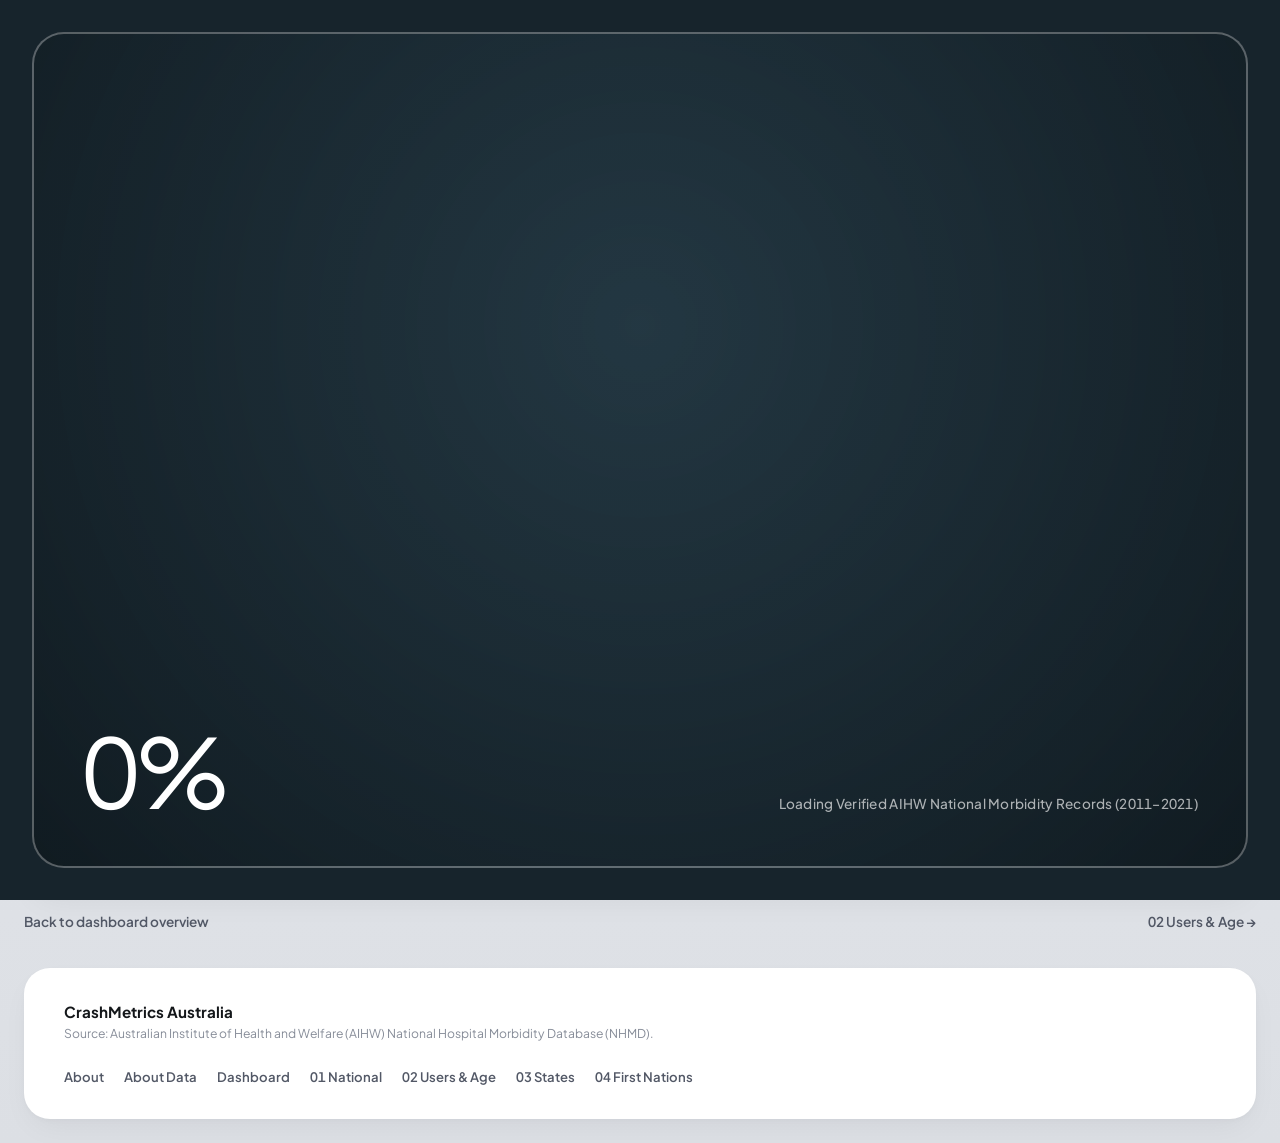
<file: national.html>
<!DOCTYPE html>
<html lang="en">
<head>
  <meta charset="UTF-8">
  <meta name="viewport" content="width=device-width, initial-scale=1.0">
  <meta name="description" content="National hospitalisation trends from 2011 to 2021.">
  <title>01 National &mdash; CrashMetrics Australia</title>
  <link rel="preconnect" href="https://fonts.googleapis.com">
  <link rel="preconnect" href="https://fonts.gstatic.com" crossorigin>
  <link href="https://fonts.googleapis.com/css2?family=Instrument+Serif:ital@0;1&family=Plus+Jakarta+Sans:wght@300;400;500;600;700&display=swap" rel="stylesheet">
  <link rel="stylesheet" href="css/style.css">
  <link rel="stylesheet" href="css/components.css">
  <script src="js/theme.js" defer></script>
  <script src="js/language.js" defer></script>
  <script src="https://d3js.org/d3.v7.min.js"></script>
</head>
<body>
  <a class="skip-link" href="#main-content">Skip to main content</a>
  <div id="preloader" role="status" aria-live="polite">
    <div class="preloader-frame">
      <div class="preloader-top-progress" id="preloader-bar"></div>
      <div class="preloader-bottom-row">
        <div class="preloader-counter" id="preloader-counter">0%</div>
        <div class="preloader-label">Loading Verified AIHW National Morbidity Records (2011&ndash;2021)</div>
      </div>
    </div>
  </div>
  <div id="global-tooltip" role="tooltip" aria-hidden="true"></div>
  <div class="page-shell info-page-shell">
    <header class="info-page-nav">
      <a href="index.html?dashboard=1#top" class="brand-mark info-brand-mark">
        <span class="brand-dot-cluster" aria-hidden="true"><span class="dot-amber"></span><span class="dot-amber-sm"></span></span>
        <span class="brand-name">CrashMetrics</span><span class="brand-tag">AIHW 2011&ndash;21</span>
      </a>
      <nav class="info-page-links" aria-label="Primary Navigation">
        <a href="about.html">About</a>
        <a href="about-data.html">About Data</a>
        <a href="index.html?dashboard=1">Dashboard</a>
        <a href="national.html" aria-current="page">01 National</a>
        <a href="users-age.html">02 Users &amp; Age</a>
        <a href="states.html">03 States</a>
        <a href="first-nations.html">04 First Nations</a>
        <div class="nav-accessibility-controls">
          <span class="sr-only" id="accessibility-controls-help">Use Left and Right Arrow keys to move through navigation links. Choose System, Light, Dark, High contrast, or Color-blind-friendly from the theme dropdown. Tab and Shift+Tab are also available.</span>
          <label class="theme-control language-control">
            <span>Language:</span>
            <select id="language-selector" class="theme-control-select" aria-label="Select language">
              <option value="en">English</option>
              <option value="zh-CN">简体中文</option>
              <option value="ms">Bahasa Melayu</option>
              <option value="ja">日本語</option>
            </select>
          </label>
          <label class="theme-control">
            <span>Theme:</span>
            <select id="theme-selector" class="theme-control-select" aria-describedby="accessibility-controls-help">
              <option value="system">System</option>
              <option value="light">Light</option>
              <option value="dark">Dark</option>
              <option value="high-contrast">High contrast</option>
              <option value="color-blind">Color-blind-friendly</option>
            </select>
          </label>
          <label class="page-magnification-control">
            <svg viewBox="0 0 24 24" aria-hidden="true" focusable="false">
              <circle cx="10.8" cy="10.8" r="6.3"></circle>
              <path d="m15.4 15.4 5 5"></path>
            </svg>
            <span class="sr-only">Page magnification</span>
            <select id="page-magnification" aria-describedby="accessibility-controls-help">
              <option value="fit">Fit</option>
              <option value="75">75%</option>
              <option value="90">90%</option>
              <option value="100">100%</option>
              <option value="110">110%</option>
              <option value="120">120%</option>
            </select>
          </label>
        </div>
      </nav>
    </header>
    <main id="main-content" class="bento-workspace storyline-page-workspace" tabindex="-1">
      <nav class="storyline-pagination" aria-label="Storyline pages"><a href="index.html?dashboard=1">Back to dashboard overview</a><a href="users-age.html">02 Users &amp; Age &rarr;</a></nav>
      <section id="storyline1" class="storyline-block" aria-labelledby="s1-title">
        <div class="bento-shell">
          
          <!-- Section Top Bar -->
          <div class="bento-header">
            <div class="bento-title-group">
              <div class="eyebrow-row">
                <span class="section-num-pill">01</span>
                <span class="section-eyebrow">National Hospitalisation Trends · 2011–2021</span>
              </div>
              <h1 id="s1-title" class="bento-title">
                How did hospitalisations from road crashes in Australia change<em> between 2011 and 2021?</em>
              </h1>
            </div>

            <div class="bento-controls">
              <div class="clean-pill-group" role="group" aria-label="Storyline 1 Measure Selector">
                <button class="clean-pill-btn active" data-measure="Hospitalisations" id="s1-btn-hosp" aria-pressed="true">
                  Hospitalisations
                </button>
                <button class="clean-pill-btn" data-measure="BedDays" id="s1-btn-beds" aria-pressed="false">
                  Hospital Bed Days
                </button>
              </div>
            </div>
          </div>

          <aside class="story-guide" id="s1-story-guide" aria-label="Story guide">
            <h2>Story guide</h2>
            <p>Follow the national trend from 2011 to 2021, then compare admissions with bed days. Reporting changes and the 2020 pandemic period provide context for interpreting changes over time.</p>
          </aside>

          <!-- Nested Overview KPI Cards (Exact dashboarddesign.webp "Overview" inset cards pattern) -->
          <div class="overview-inset-tray">
            <div class="inset-stat-card active-inset" id="s1-card-hosp" role="button" tabindex="0" aria-pressed="true" aria-label="Select Hospitalisations Measure">
              <div class="inset-card-top">
                <svg width="16" height="16" viewBox="0 0 24 24" fill="none" stroke="currentColor" stroke-width="2"><path d="M16 21v-2a4 4 0 0 0-4-4H6a4 4 0 0 0-4 4v2"/><circle cx="9" cy="7" r="4"/><path d="M22 21v-2a4 4 0 0 0-3-3.87"/><path d="M16 3.13a4 4 0 0 1 0 7.75"/></svg>
                <span>Admitted Patients (2011–2021)</span>
              </div>
              <div class="inset-card-main">
                <span class="inset-big-num">410,884</span>
                <div class="inset-badge-stack">
                  <span class="semantic-pill pill-coral">↑ 17.1%</span>
                  <span class="inset-sublabel">to 2019 peak (39,866)</span>
                </div>
              </div>
            </div>

            <div class="inset-stat-card" id="s1-card-beds" role="button" tabindex="0" aria-pressed="false" aria-label="Select Hospital Bed Days Measure">
              <div class="inset-card-top">
                <svg width="16" height="16" viewBox="0 0 24 24" fill="none" stroke="currentColor" stroke-width="2"><rect x="3" y="4" width="18" height="16" rx="2"/><line x1="3" y1="10" x2="21" y2="10"/></svg>
                <span>Occupied Inpatient Bed Days</span>
              </div>
              <div class="inset-card-main">
                <span class="inset-big-num">2,007,387</span>
                <div class="inset-badge-stack">
                  <span class="semantic-pill pill-green">4.89 days</span>
                  <span class="inset-sublabel">average length of stay</span>
                </div>
              </div>
            </div>

            <div class="inset-narrative-box">
              <div class="narrative-headline">3 Comparability Breaks Annotated</div>
              <p class="narrative-copy">
                Hover over the timeline markers to inspect the <strong>2012 Victoria catchment change</strong>, <strong>2017 NSW coding break</strong>, and <strong>2020 COVID-19 lockdown drop (-4.8%)</strong>.
              </p>
            </div>
          </div>

          <!-- Chart Viewport -->
          <div class="chart-stage" id="chart-storyline1" role="region" aria-label="National Hospitalisation Line Chart" aria-describedby="s1-story-guide"></div>
          <div class="section-actions">
            <button type="button" class="utility-btn" data-view-data="storyline1" aria-controls="data-table-storyline1" aria-expanded="false">View Data</button>
            <button type="button" class="utility-btn" data-download-csv="storyline1" title="Download all national trend data as a CSV file">Download CSV</button>
            <button type="button" class="utility-btn" data-reset-view="storyline1">Reset View</button>
          </div>
          <div class="data-table-panel" id="data-table-storyline1" hidden></div>

        </div>
      </section>
      <nav class="storyline-pagination" aria-label="Storyline pages"><a href="index.html?dashboard=1">Back to dashboard overview</a><a href="users-age.html">02 Users &amp; Age &rarr;</a></nav>
    </main>
    <footer class="editorial-footer info-page-footer">
      <div class="footer-brand-col"><span class="footer-logo">CrashMetrics Australia</span><p class="footer-meta">Source: Australian Institute of Health and Welfare (AIHW) National Hospital Morbidity Database (NHMD).</p></div>
      <nav class="footer-nav-col" aria-label="Footer Navigation">
        <a href="about.html">About</a><a href="about-data.html">About Data</a><a href="index.html?dashboard=1">Dashboard</a>
        <a href="national.html" aria-current="page">01 National</a><a href="users-age.html">02 Users &amp; Age</a><a href="states.html">03 States</a><a href="first-nations.html">04 First Nations</a>
      </nav>
    </footer>
  </div>
  <dialog class="help-dialog" id="help-dialog" aria-labelledby="help-title">
    <div class="help-dialog-header">
      <h2 id="help-title">How to Use CrashMetrics</h2>
      <button type="button" class="utility-btn" id="help-close" aria-label="Close help">Close</button>
    </div>
    <ul>
      <li>Use <strong>Left/Right Arrow</strong> to move through navigation links or chart data. Use <strong>Tab</strong> and <strong>Shift+Tab</strong> to move through all controls; use arrow keys to adjust a focused year slider.</li>
      <li>Use the playback button to animate years; select it again to pause.</li>
      <li>Choose a state from the dropdown or select a heatmap cell to inspect its trajectory.</li>
      <li>For the heatmap, use all four arrow keys to move by year and state. Elsewhere, use <strong>Left/Right Arrow</strong> to move through chart data; line-chart points follow year order. Press <strong>Enter</strong> or <strong>Space</strong> on a heatmap cell to select a state.</li>
      <li>Focus or point to chart marks for details. Press <strong>Esc</strong> to dismiss a tooltip.</li>
      <li>Hatched <strong>n.p.</strong> values are not published to protect privacy; they are not zero.</li>
    </ul>
    <button type="button" class="utility-btn help-tour-start" id="help-tour-start">Still don't get it? Start the step-by-step tour</button>
    <section class="help-tour" id="help-tour" aria-labelledby="help-tour-title" hidden>
      <div class="help-tour-progress" id="help-tour-progress" role="status" aria-live="polite"></div>
      <h3 id="help-tour-title" tabindex="-1"></h3>
      <p id="help-tour-copy"></p>
      <a class="utility-btn help-tour-link" id="help-tour-link"></a>
      <div class="help-tour-controls">
        <button type="button" class="utility-btn" id="help-tour-back">Back</button>
        <button type="button" class="utility-btn" id="help-tour-next">Next</button>
      </div>
      <button type="button" class="help-tour-return" id="help-tour-return">Back to quick tips</button>
    </section>
  </dialog>
  <svg style="position: absolute; width: 0; height: 0; overflow: hidden;" aria-hidden="true">
    <defs>
      <!-- Soft Warm Amber Gradient for Storyline 1 & State Line -->
      <linearGradient id="area-gradient" x1="0%" y1="0%" x2="0%" y2="100%">
        <stop offset="0%" stop-color="var(--accent-amber)" stop-opacity="0.28"/>
        <stop offset="85%" stop-color="var(--accent-amber)" stop-opacity="0.03"/>
        <stop offset="100%" stop-color="var(--accent-amber)" stop-opacity="0"/>
      </linearGradient>

      <!-- Soft Emerald Gradient for Active Vertical Bars (dashboarddesign.webp style) -->
      <linearGradient id="emerald-bar-gradient" x1="0%" y1="0%" x2="0%" y2="100%">
        <stop offset="0%" stop-color="var(--accent-emerald)"/>
        <stop offset="100%" stop-color="var(--accent-emerald)" stop-opacity="0.75"/>
      </linearGradient>

      <!-- Diagonal Hatch Pattern for Suppressed n.p. Records -->
      <pattern id="diagonal-hatch-pattern" width="8" height="8" patternTransform="rotate(45 0 0)" patternUnits="userSpaceOnUse">
        <rect class="np-hatch-background" width="8" height="8" fill="#FFF1F0"/>
        <line class="np-hatch-line" x1="0" y1="0" x2="0" y2="8" stroke="#F43F5E" stroke-width="2" stroke-opacity="0.65" />
      </pattern>
    </defs>
  </svg>
  <script src="js/storyline1_national.js"></script>
  <script src="js/storyline2_groups.js"></script>
  <script src="js/storyline3_states.js"></script>
  <script src="js/storyline4_firstnations.js"></script>
  <script src="js/main.js"></script>
</body>
</html>
</file>
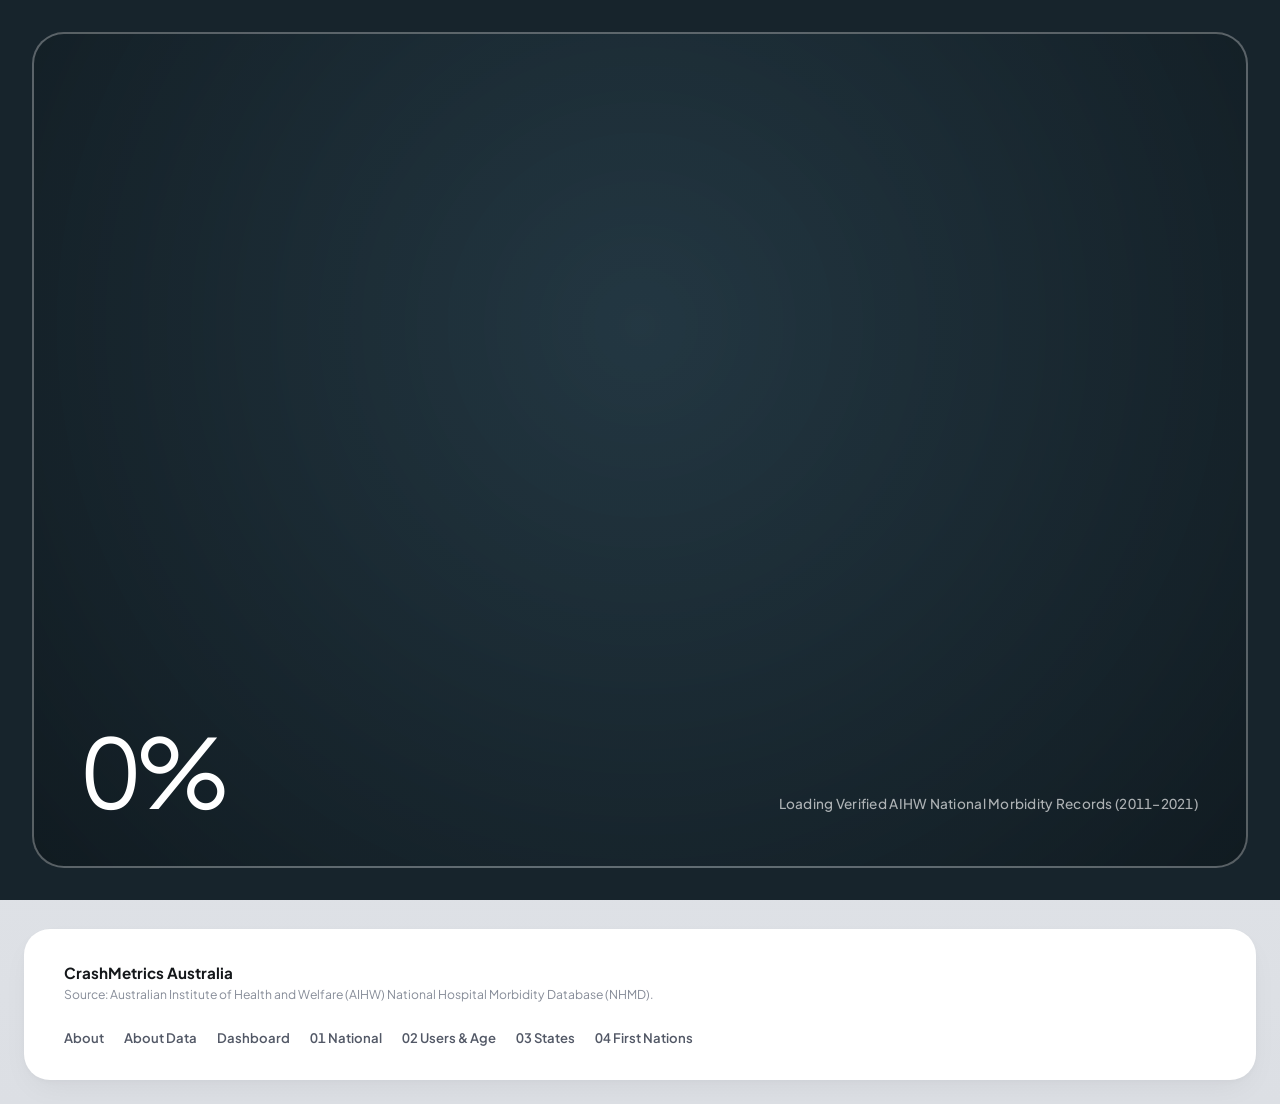
<file: states.html>
<!DOCTYPE html>
<html lang="en">
<head>
  <meta charset="UTF-8">
  <meta name="viewport" content="width=device-width, initial-scale=1.0">
  <meta name="description" content="Explore state and territory patterns across years and compare the selected state trajectory.">
  <title>03 States &mdash; CrashMetrics Australia</title>
  <link rel="preconnect" href="https://fonts.googleapis.com">
  <link rel="preconnect" href="https://fonts.gstatic.com" crossorigin>
  <link href="https://fonts.googleapis.com/css2?family=Instrument+Serif:ital@0;1&family=Plus+Jakarta+Sans:wght@300;400;500;600;700&display=swap" rel="stylesheet">
  <link rel="stylesheet" href="css/style.css">
  <link rel="stylesheet" href="css/components.css">
  <script src="js/theme.js" defer></script>
  <script src="js/language.js" defer></script>
  <script src="https://d3js.org/d3.v7.min.js"></script>
</head>
<body>
  <a class="skip-link" href="#main-content">Skip to main content</a>
  <div id="preloader" role="status" aria-live="polite">
    <div class="preloader-frame">
      <div class="preloader-top-progress" id="preloader-bar"></div>
      <div class="preloader-bottom-row">
        <div class="preloader-counter" id="preloader-counter">0%</div>
        <div class="preloader-label">Loading Verified AIHW National Morbidity Records (2011&ndash;2021)</div>
      </div>
    </div>
  </div>
  <div id="global-tooltip" role="tooltip" aria-hidden="true"></div>
  <div class="page-shell info-page-shell">
    <header class="info-page-nav">
      <a href="index.html?dashboard=1#top" class="brand-mark info-brand-mark">
        <span class="brand-dot-cluster" aria-hidden="true"><span class="dot-amber"></span><span class="dot-amber-sm"></span></span>
        <span class="brand-name">CrashMetrics</span><span class="brand-tag">AIHW 2011&ndash;21</span>
      </a>
      <nav class="info-page-links" aria-label="Primary Navigation">
        <a href="about.html">About</a>
        <a href="about-data.html">About Data</a>
        <a href="index.html?dashboard=1">Dashboard</a>
        <a href="national.html">01 National</a>
        <a href="users-age.html">02 Users &amp; Age</a>
        <a href="states.html" aria-current="page">03 States</a>
        <a href="first-nations.html">04 First Nations</a>
        <div class="nav-accessibility-controls">
          <span class="sr-only" id="accessibility-controls-help">Use Left and Right Arrow keys to move through navigation links. Choose System, Light, Dark, High contrast, or Color-blind-friendly from the theme dropdown. Tab and Shift+Tab are also available.</span>
          <label class="theme-control language-control">
            <span>Language:</span>
            <select id="language-selector" class="theme-control-select" aria-label="Select language">
              <option value="en">English</option>
              <option value="zh-CN">简体中文</option>
              <option value="ms">Bahasa Melayu</option>
              <option value="ja">日本語</option>
            </select>
          </label>
          <label class="theme-control">
            <span>Theme:</span>
            <select id="theme-selector" class="theme-control-select" aria-describedby="accessibility-controls-help">
              <option value="system">System</option>
              <option value="light">Light</option>
              <option value="dark">Dark</option>
              <option value="high-contrast">High contrast</option>
              <option value="color-blind">Color-blind-friendly</option>
            </select>
          </label>
          <label class="page-magnification-control">
            <svg viewBox="0 0 24 24" aria-hidden="true" focusable="false">
              <circle cx="10.8" cy="10.8" r="6.3"></circle>
              <path d="m15.4 15.4 5 5"></path>
            </svg>
            <span class="sr-only">Page magnification</span>
            <select id="page-magnification" aria-describedby="accessibility-controls-help">
              <option value="fit">Fit</option>
              <option value="75">75%</option>
              <option value="90">90%</option>
              <option value="100">100%</option>
              <option value="110">110%</option>
              <option value="120">120%</option>
            </select>
          </label>
        </div>
      </nav>
    </header>
    <main id="main-content" class="bento-workspace storyline-page-workspace" tabindex="-1">
      <nav class="storyline-pagination" aria-label="Storyline pages"><a href="users-age.html">&larr; 02 Users &amp; Age</a><a href="first-nations.html">04 First Nations &rarr;</a></nav>
      <section id="storyline3" class="storyline-block" aria-labelledby="s3-title">
        <div class="bento-shell state-layout-shell">
          <div class="state-split-grid">
          
            <!-- Left Dark Atmospheric Panel (bikerental.webp Left Map/Matrix Pane) -->
            <div class="split-dark-pane">
            <div class="dark-pane-header">
              <div>
                <div class="eyebrow-row">
                  <span class="section-num-pill dark-num-pill">03</span>
                  <span class="section-eyebrow dark-eyebrow">Annual State Map</span>
                </div>
                <h1 id="s3-title" class="dark-pane-title">State &amp; Territory Variations</h1>
                <p class="dark-pane-subtitle">Select a state or territory to inspect its 11-year trajectory</p>
              </div>

              <div class="clean-pill-group dark-pill-group" role="group" aria-label="Storyline 3 Measure Selector">
                <button class="clean-pill-btn active" data-measure="Hospitalisations" id="s3-btn-hosp" aria-pressed="true">Admissions</button>
                <button class="clean-pill-btn" data-measure="BedDays" id="s3-btn-beds" aria-pressed="false">Bed Days</button>
              </div>
              <label class="map-year-control" for="s3-year-select">
                <span>Year</span>
                <select id="s3-year-select" aria-label="Select map year">
                  <option value="2011">2011</option><option value="2012">2012</option>
                  <option value="2013">2013</option><option value="2014">2014</option>
                  <option value="2015">2015</option><option value="2016">2016</option>
                  <option value="2017">2017</option><option value="2018">2018</option>
                  <option value="2019">2019</option><option value="2020">2020</option>
                  <option value="2021" selected>2021</option>
                </select>
              </label>
            </div>

            <aside class="story-guide" id="s3-story-guide" aria-label="Story guide">
              <h2>Story guide</h2>
              <p>Select a state on the map to update its trend chart. The map shows annual state and territory totals, not crash locations or per-person rates; differences in population size matter.</p>
            </aside>

            <p class="heatmap-instructions" id="s3-heatmap-instructions">Choose a year and measure. Select a state or territory to update the trend chart.</p>
            <div class="state-map-stage" id="chart-storyline3-state-map" role="region" aria-label="Schematic map of state and territory annual totals" aria-describedby="s3-story-guide s3-heatmap-instructions"></div>
            <p class="state-map-caption">Schematic state cartogram; boundaries and positions are illustrative, not to scale.</p>

            <details class="heatmap-values-details" id="s3-year-matrix-details">
              <summary>Compare all years in the heatmap matrix</summary>
              <p class="matrix-instructions">Read rows as states or territories and columns as years. Select a cell to switch the map to that year and state. The matrix stays open for further selections.</p>
              <div class="heatmap-stage" id="chart-storyline3-heatmap" role="region" aria-label="State and Territory Heatmap Matrix" aria-describedby="s3-story-guide s3-heatmap-instructions"></div>
              <details class="heatmap-values-details">
                <summary>Show heatmap values as a table</summary>
                <div class="heatmap-table-scroll" id="s3-heatmap-table" role="region" aria-label="State and Territory values" tabindex="0"></div>
              </details>
            </details>

            <!-- Bottom Legend & Floating Station-Style Callout Card (bikerental.webp #38 Cabo Jubi Station style) -->
            <div class="dark-pane-footer">
              <div class="heatmap-scale-pill" id="s3-heatmap-legend">
                <span class="scale-label" id="s3-legend-min">0</span>
                <canvas class="scale-canvas" id="s3-legend-canvas" width="160" height="8"></canvas>
                <span class="scale-label" id="s3-legend-max">12,000</span>
              </div>

              <div class="population-warning-pill">
                <span class="warn-dot"></span>
                <span><strong>Population Caveat:</strong> Raw totals reflect resident population scale (e.g. NSW ~8.2M vs NT ~250K), not individual per-capita driving risk.</span>
              </div>
            </div>
          </div>

            <!-- Right Warm Alabaster Detail Panel (bikerental.webp Right "Urban City Bike / Latest Journeys" Pane) -->
            <div class="split-light-pane">
            <div class="light-pane-top">
              <div>
                <span class="light-pane-eyebrow">Selected Jurisdiction Focus</span>
                <div class="state-header-row">
                  <h3 class="state-focus-heading" id="s3-focus-state-badge" aria-live="polite" aria-atomic="true">NSW Trajectory</h3>
                  <span class="state-active-chip">● Active Selection</span>
                </div>
              </div>

              <select class="clean-select-pill" id="s3-state-dropdown" aria-label="Select State or Territory">
                <option value="NSW">New South Wales (NSW)</option>
                <option value="Vic">Victoria (Vic)</option>
                <option value="Qld">Queensland (Qld)</option>
                <option value="WA">Western Australia (WA)</option>
                <option value="SA">South Australia (SA)</option>
                <option value="Tas">Tasmania (Tas)</option>
                <option value="ACT">Australian Capital Territory (ACT)</option>
                <option value="NT">Northern Territory (NT)</option>
              </select>
            </div>

            <!-- White Card Holding Coordinated State Line Chart (bikerental.webp "Last ride" card) -->
            <div class="white-trajectory-card">
              <div class="trajectory-card-meta" id="s3-state-meta-summary">10-Year Cumulative: Loading...</div>
              <div id="chart-storyline3-stateline" role="region" aria-label="Selected State Longitudinal Trajectory" aria-describedby="s3-story-guide"></div>
            </div>

            <!-- Dark Charcoal Journey Milestone Cards (bikerental.webp "Latest journeys" cards) -->
            <div class="journey-cards-section">
              <div class="journey-section-header">
                <span class="journey-section-title">Key Jurisdiction Milestones</span>
                <span class="journey-section-tag">2011 → 2021 Progression</span>
              </div>

              <div class="dark-journey-card">
                <div class="journey-left-col">
                  <span class="journey-year-label">2011 → 2019</span>
                  <span class="journey-sub-tag">Pre-COVID Span</span>
                </div>
                <div class="journey-timeline-col">
                  <div class="journey-nodes-top">
                    <span id="s3-j1-start">2011 Base</span>
                    <span class="journey-delta-badge" id="s3-j1-delta">+0.0%</span>
                    <span id="s3-j1-end">2019 Peak</span>
                  </div>
                  <div class="journey-track-line">
                    <span class="j-node"></span>
                    <span class="j-bar"></span>
                    <span class="j-node"></span>
                  </div>
                  <div class="journey-nodes-bottom">
                    <span>Baseline Volume</span>
                    <span>Decade Trajectory</span>
                  </div>
                </div>
              </div>

              <div class="dark-journey-card">
                <div class="journey-left-col">
                  <span class="journey-year-label">2020 → 2021</span>
                  <span class="journey-sub-tag">Pandemic Shift</span>
                </div>
                <div class="journey-timeline-col">
                  <div class="journey-nodes-top">
                    <span id="s3-j2-start">2020 Dip</span>
                    <span class="journey-delta-badge" id="s3-j2-delta">Rebound</span>
                    <span id="s3-j2-end">2021 Latest</span>
                  </div>
                  <div class="journey-track-line">
                    <span class="j-node"></span>
                    <span class="j-bar"></span>
                    <span class="j-node"></span>
                  </div>
                  <div class="journey-nodes-bottom">
                    <span>Lockdown Impact</span>
                    <span>Post-Lockdown Recovery</span>
                  </div>
                </div>
              </div>

            </div>
              <div class="section-actions">
                <button type="button" class="utility-btn" data-view-data="storyline3" aria-controls="data-table-storyline3" aria-expanded="false">View Data</button>
                <button type="button" class="utility-btn" data-download-csv="storyline3" title="Download all state and territory chart data as a CSV file">Download CSV</button>
                <button type="button" class="utility-btn" data-reset-view="storyline3">Reset View</button>
              </div>
            </div>
          </div>
          <div class="data-table-panel" id="data-table-storyline3" hidden></div>
        </div>
      </section>
      <nav class="storyline-pagination" aria-label="Storyline pages"><a href="users-age.html">&larr; 02 Users &amp; Age</a><a href="first-nations.html">04 First Nations &rarr;</a></nav>
    </main>
    <footer class="editorial-footer info-page-footer">
      <div class="footer-brand-col"><span class="footer-logo">CrashMetrics Australia</span><p class="footer-meta">Source: Australian Institute of Health and Welfare (AIHW) National Hospital Morbidity Database (NHMD).</p></div>
      <nav class="footer-nav-col" aria-label="Footer Navigation">
        <a href="about.html">About</a><a href="about-data.html">About Data</a><a href="index.html?dashboard=1">Dashboard</a>
        <a href="national.html">01 National</a><a href="users-age.html">02 Users &amp; Age</a><a href="states.html" aria-current="page">03 States</a><a href="first-nations.html">04 First Nations</a>
      </nav>
    </footer>
  </div>
  <dialog class="help-dialog" id="help-dialog" aria-labelledby="help-title">
    <div class="help-dialog-header">
      <h2 id="help-title">How to Use CrashMetrics</h2>
      <button type="button" class="utility-btn" id="help-close" aria-label="Close help">Close</button>
    </div>
    <ul>
      <li>Use <strong>Left/Right Arrow</strong> to move through navigation links or chart data. Use <strong>Tab</strong> and <strong>Shift+Tab</strong> to move through all controls; use arrow keys to adjust a focused year slider.</li>
      <li>Use the playback button to animate years; select it again to pause.</li>
      <li>Choose a state from the dropdown or select a heatmap cell to inspect its trajectory.</li>
      <li>For the heatmap, use all four arrow keys to move by year and state. Elsewhere, use <strong>Left/Right Arrow</strong> to move through chart data; line-chart points follow year order. Press <strong>Enter</strong> or <strong>Space</strong> on a heatmap cell to select a state.</li>
      <li>Focus or point to chart marks for details. Press <strong>Esc</strong> to dismiss a tooltip.</li>
      <li>Hatched <strong>n.p.</strong> values are not published to protect privacy; they are not zero.</li>
    </ul>
    <button type="button" class="utility-btn help-tour-start" id="help-tour-start">Still don't get it? Start the step-by-step tour</button>
    <section class="help-tour" id="help-tour" aria-labelledby="help-tour-title" hidden>
      <div class="help-tour-progress" id="help-tour-progress" role="status" aria-live="polite"></div>
      <h3 id="help-tour-title" tabindex="-1"></h3>
      <p id="help-tour-copy"></p>
      <a class="utility-btn help-tour-link" id="help-tour-link"></a>
      <div class="help-tour-controls">
        <button type="button" class="utility-btn" id="help-tour-back">Back</button>
        <button type="button" class="utility-btn" id="help-tour-next">Next</button>
      </div>
      <button type="button" class="help-tour-return" id="help-tour-return">Back to quick tips</button>
    </section>
  </dialog>
  <svg style="position: absolute; width: 0; height: 0; overflow: hidden;" aria-hidden="true">
    <defs>
      <!-- Soft Warm Amber Gradient for Storyline 1 & State Line -->
      <linearGradient id="area-gradient" x1="0%" y1="0%" x2="0%" y2="100%">
        <stop offset="0%" stop-color="var(--accent-amber)" stop-opacity="0.28"/>
        <stop offset="85%" stop-color="var(--accent-amber)" stop-opacity="0.03"/>
        <stop offset="100%" stop-color="var(--accent-amber)" stop-opacity="0"/>
      </linearGradient>

      <!-- Soft Emerald Gradient for Active Vertical Bars (dashboarddesign.webp style) -->
      <linearGradient id="emerald-bar-gradient" x1="0%" y1="0%" x2="0%" y2="100%">
        <stop offset="0%" stop-color="var(--accent-emerald)"/>
        <stop offset="100%" stop-color="var(--accent-emerald)" stop-opacity="0.75"/>
      </linearGradient>

      <!-- Diagonal Hatch Pattern for Suppressed n.p. Records -->
      <pattern id="diagonal-hatch-pattern" width="8" height="8" patternTransform="rotate(45 0 0)" patternUnits="userSpaceOnUse">
        <rect class="np-hatch-background" width="8" height="8" fill="#FFF1F0"/>
        <line class="np-hatch-line" x1="0" y1="0" x2="0" y2="8" stroke="#F43F5E" stroke-width="2" stroke-opacity="0.65" />
      </pattern>
    </defs>
  </svg>
  <script src="js/storyline1_national.js"></script>
  <script src="js/storyline2_groups.js"></script>
  <script src="js/storyline3_states.js"></script>
  <script src="js/storyline4_firstnations.js"></script>
  <script src="js/main.js"></script>
</body>
</html>
</file>
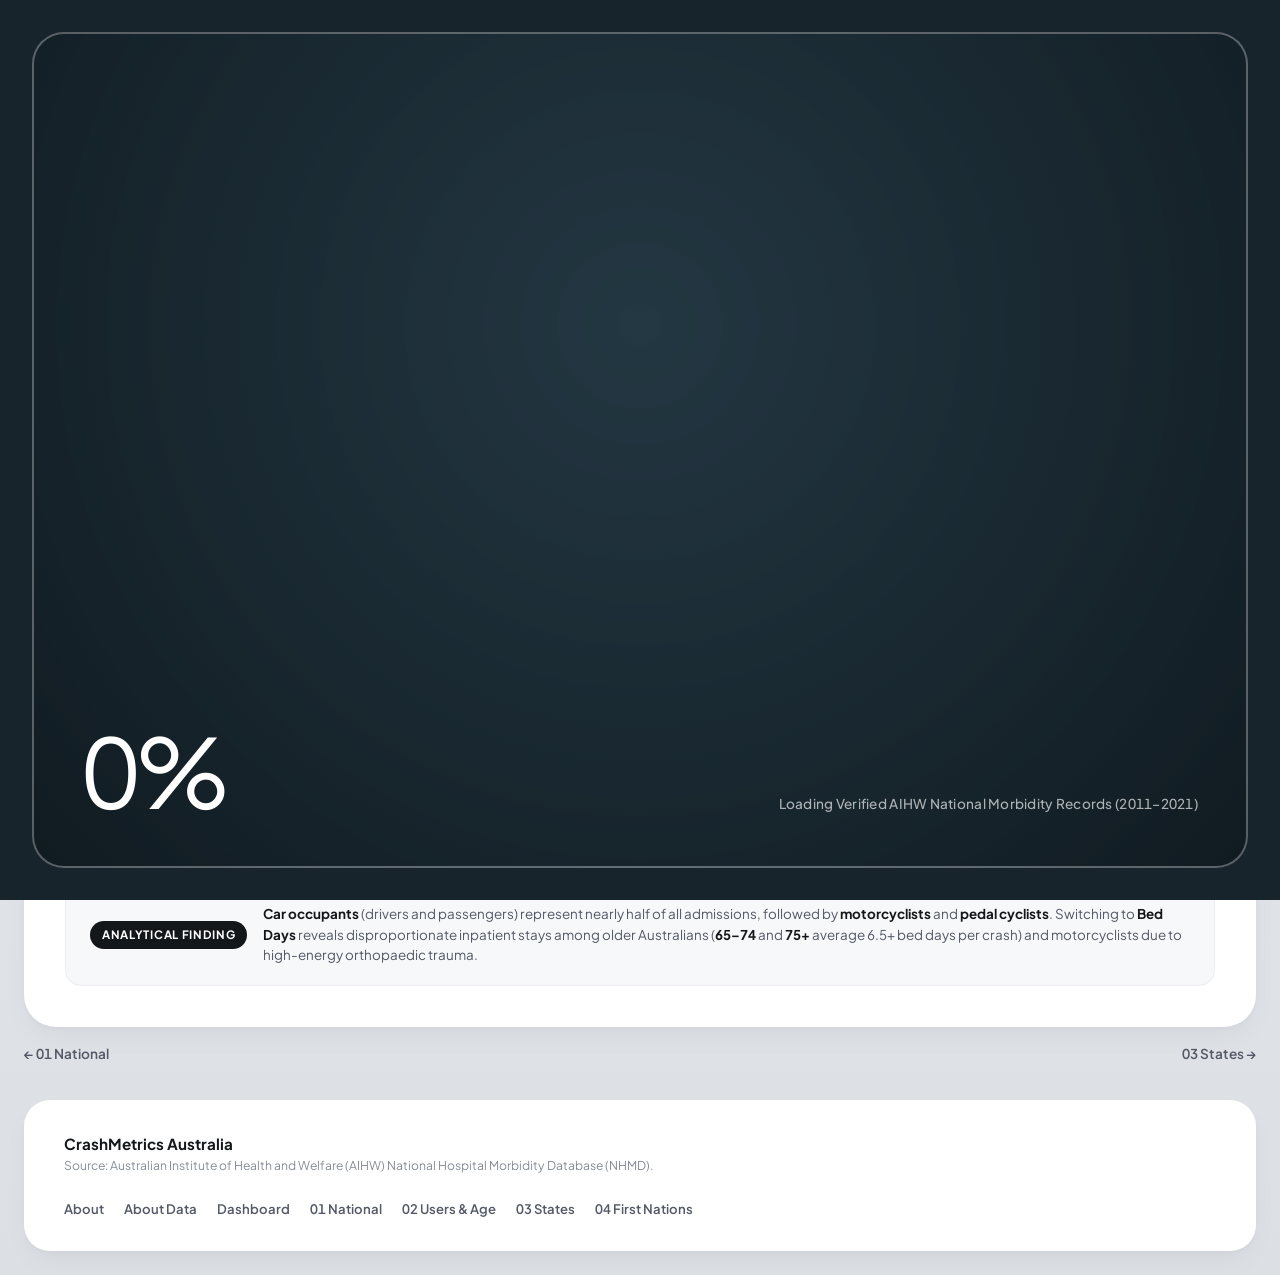
<file: users-age.html>
<!DOCTYPE html>
<html lang="en">
<head>
  <meta charset="UTF-8">
  <meta name="viewport" content="width=device-width, initial-scale=1.0">
  <meta name="description" content="Compare road-user groups and age groups using admissions and bed days.">
  <title>02 Users &amp; Age &mdash; CrashMetrics Australia</title>
  <link rel="preconnect" href="https://fonts.googleapis.com">
  <link rel="preconnect" href="https://fonts.gstatic.com" crossorigin>
  <link href="https://fonts.googleapis.com/css2?family=Instrument+Serif:ital@0;1&family=Plus+Jakarta+Sans:wght@300;400;500;600;700&display=swap" rel="stylesheet">
  <link rel="stylesheet" href="css/style.css">
  <link rel="stylesheet" href="css/components.css">
  <script src="js/theme.js" defer></script>
  <script src="js/language.js" defer></script>
  <script src="https://d3js.org/d3.v7.min.js"></script>
</head>
<body>
  <a class="skip-link" href="#main-content">Skip to main content</a>
  <div id="preloader" role="status" aria-live="polite">
    <div class="preloader-frame">
      <div class="preloader-top-progress" id="preloader-bar"></div>
      <div class="preloader-bottom-row">
        <div class="preloader-counter" id="preloader-counter">0%</div>
        <div class="preloader-label">Loading Verified AIHW National Morbidity Records (2011&ndash;2021)</div>
      </div>
    </div>
  </div>
  <div id="global-tooltip" role="tooltip" aria-hidden="true"></div>
  <div class="page-shell info-page-shell">
    <header class="info-page-nav">
      <a href="index.html?dashboard=1#top" class="brand-mark info-brand-mark">
        <span class="brand-dot-cluster" aria-hidden="true"><span class="dot-amber"></span><span class="dot-amber-sm"></span></span>
        <span class="brand-name">CrashMetrics</span><span class="brand-tag">AIHW 2011&ndash;21</span>
      </a>
      <nav class="info-page-links" aria-label="Primary Navigation">
        <a href="about.html">About</a>
        <a href="about-data.html">About Data</a>
        <a href="index.html?dashboard=1">Dashboard</a>
        <a href="national.html">01 National</a>
        <a href="users-age.html" aria-current="page">02 Users &amp; Age</a>
        <a href="states.html">03 States</a>
        <a href="first-nations.html">04 First Nations</a>
        <div class="nav-accessibility-controls">
          <span class="sr-only" id="accessibility-controls-help">Use Left and Right Arrow keys to move through navigation links. Choose System, Light, Dark, High contrast, or Color-blind-friendly from the theme dropdown. Tab and Shift+Tab are also available.</span>
          <label class="theme-control language-control">
            <span>Language:</span>
            <select id="language-selector" class="theme-control-select" aria-label="Select language">
              <option value="en">English</option>
              <option value="zh-CN">简体中文</option>
              <option value="ms">Bahasa Melayu</option>
              <option value="ja">日本語</option>
            </select>
          </label>
          <label class="theme-control">
            <span>Theme:</span>
            <select id="theme-selector" class="theme-control-select" aria-describedby="accessibility-controls-help">
              <option value="system">System</option>
              <option value="light">Light</option>
              <option value="dark">Dark</option>
              <option value="high-contrast">High contrast</option>
              <option value="color-blind">Color-blind-friendly</option>
            </select>
          </label>
          <label class="page-magnification-control">
            <svg viewBox="0 0 24 24" aria-hidden="true" focusable="false">
              <circle cx="10.8" cy="10.8" r="6.3"></circle>
              <path d="m15.4 15.4 5 5"></path>
            </svg>
            <span class="sr-only">Page magnification</span>
            <select id="page-magnification" aria-describedby="accessibility-controls-help">
              <option value="fit">Fit</option>
              <option value="75">75%</option>
              <option value="90">90%</option>
              <option value="100">100%</option>
              <option value="110">110%</option>
              <option value="120">120%</option>
            </select>
          </label>
        </div>
      </nav>
    </header>
    <main id="main-content" class="bento-workspace storyline-page-workspace" tabindex="-1">
      <nav class="storyline-pagination" aria-label="Storyline pages"><a href="national.html">&larr; 01 National</a><a href="states.html">03 States &rarr;</a></nav>
      <section id="storyline2" class="storyline-block" aria-labelledby="s2-title">
        <div class="bento-shell">
          
          <div class="bento-header">
            <div class="bento-title-group">
              <div class="eyebrow-row">
                <span class="section-num-pill">02</span>
                <span class="section-eyebrow">Demographic &amp; Mode Vulnerability Breakdown</span>
              </div>
              <h1 id="s2-title" class="bento-title">
                Which road-user categories and age groups accounted for more hospitalisations, <em>and how did bed use compare?</em>
              </h1>
            </div>

            <div class="bento-controls">
              <!-- Tactile Year Scrubber Pill -->
              <div class="scrubber-pill">
                <span class="scrubber-label">Year</span>
                <span class="scrubber-year" id="s2-year-badge" aria-live="polite" aria-atomic="true">2011</span>
                <input type="range" min="2011" max="2021" value="2011" step="1" class="tactile-range" id="s2-year-slider" aria-label="Select Year for Storyline 2">
                <button class="scrubber-play-btn" id="s2-play-btn" title="Play timeline animation" aria-label="Play timeline animation">▶</button>
              </div>

              <!-- Measure Toggle -->
              <div class="clean-pill-group" role="group" aria-label="Storyline 2 Measure Selector">
                <button class="clean-pill-btn active" data-measure="Hospitalisations" id="s2-btn-hosp" aria-pressed="true">Admissions</button>
                <button class="clean-pill-btn" data-measure="BedDays" id="s2-btn-beds" aria-pressed="false">Bed Days</button>
              </div>
            </div>
          </div>

          <aside class="story-guide" id="s2-story-guide" aria-label="Story guide">
            <h2>Story guide</h2>
            <p>Choose a year and compare road-user categories with age groups. Switch between admissions and bed days: admissions count hospital stays, while bed days count inpatient days. The data table provides exact values without relying on chart colour or hover.</p>
          </aside>

          <!-- Dual Asymmetric Bento Sub-Grid -->
          <div class="dual-bento-grid">
            
            <!-- Left: Sorted Horizontal Bar Chart for Road Users -->
            <div class="sub-bento-card">
              <div class="sub-card-header">
                <div>
                  <h3 class="sub-card-title">Road-User Categories</h3>
                  <p class="sub-card-subtitle">Sorted descending by volume · Accommodates full mode labels</p>
                </div>
                <span class="chip-tag">Sorted by Rank</span>
              </div>
              <div class="chart-stage-compact" id="chart-storyline2-users" role="region" aria-label="Road Users Horizontal Bar Chart" aria-describedby="s2-story-guide"></div>
            </div>

            <!-- Right: Ordered Vertical Bar Chart for Age Groups (dashboarddesign.webp Product view style) -->
            <div class="sub-bento-card">
              <div class="sub-card-header">
                <div>
                  <h3 class="sub-card-title">Age Group Progression</h3>
                  <p class="sub-card-subtitle">Locked in natural chronological order from 0–7 to 75+</p>
                </div>
                <span class="chip-tag">Chronological Sequence</span>
              </div>
              <div class="chart-stage-compact" id="chart-storyline2-age" role="region" aria-label="Age Group Vertical Bar Chart" aria-describedby="s2-story-guide"></div>
            </div>

          </div>
          <div class="section-actions">
            <button type="button" class="utility-btn" data-view-data="storyline2" aria-controls="data-table-storyline2" aria-expanded="false">View Data</button>
            <button type="button" class="utility-btn" data-download-csv="storyline2" title="Download all road-user and age-group chart data as a CSV file">Download CSV</button>
            <button type="button" class="utility-btn" data-reset-view="storyline2">Reset View</button>
          </div>
          <div class="data-table-panel" id="data-table-storyline2" hidden></div>

          <!-- Analytical Footer Strip -->
          <div class="insight-strip">
            <div class="insight-pill-badge">Analytical Finding</div>
            <p class="insight-strip-text">
              <strong>Car occupants</strong> (drivers and passengers) represent nearly half of all admissions, followed by <strong>motorcyclists</strong> and <strong>pedal cyclists</strong>. Switching to <strong>Bed Days</strong> reveals disproportionate inpatient stays among older Australians (<strong>65–74</strong> and <strong>75+</strong> average 6.5+ bed days per crash) and motorcyclists due to high-energy orthopaedic trauma.
            </p>
          </div>

        </div>
      </section>
      <nav class="storyline-pagination" aria-label="Storyline pages"><a href="national.html">&larr; 01 National</a><a href="states.html">03 States &rarr;</a></nav>
    </main>
    <footer class="editorial-footer info-page-footer">
      <div class="footer-brand-col"><span class="footer-logo">CrashMetrics Australia</span><p class="footer-meta">Source: Australian Institute of Health and Welfare (AIHW) National Hospital Morbidity Database (NHMD).</p></div>
      <nav class="footer-nav-col" aria-label="Footer Navigation">
        <a href="about.html">About</a><a href="about-data.html">About Data</a><a href="index.html?dashboard=1">Dashboard</a>
        <a href="national.html">01 National</a><a href="users-age.html" aria-current="page">02 Users &amp; Age</a><a href="states.html">03 States</a><a href="first-nations.html">04 First Nations</a>
      </nav>
    </footer>
  </div>
  <dialog class="help-dialog" id="help-dialog" aria-labelledby="help-title">
    <div class="help-dialog-header">
      <h2 id="help-title">How to Use CrashMetrics</h2>
      <button type="button" class="utility-btn" id="help-close" aria-label="Close help">Close</button>
    </div>
    <ul>
      <li>Use <strong>Left/Right Arrow</strong> to move through navigation links or chart data. Use <strong>Tab</strong> and <strong>Shift+Tab</strong> to move through all controls; use arrow keys to adjust a focused year slider.</li>
      <li>Use the playback button to animate years; select it again to pause.</li>
      <li>Choose a state from the dropdown or select a heatmap cell to inspect its trajectory.</li>
      <li>For the heatmap, use all four arrow keys to move by year and state. Elsewhere, use <strong>Left/Right Arrow</strong> to move through chart data; line-chart points follow year order. Press <strong>Enter</strong> or <strong>Space</strong> on a heatmap cell to select a state.</li>
      <li>Focus or point to chart marks for details. Press <strong>Esc</strong> to dismiss a tooltip.</li>
      <li>Hatched <strong>n.p.</strong> values are not published to protect privacy; they are not zero.</li>
    </ul>
    <button type="button" class="utility-btn help-tour-start" id="help-tour-start">Still don't get it? Start the step-by-step tour</button>
    <section class="help-tour" id="help-tour" aria-labelledby="help-tour-title" hidden>
      <div class="help-tour-progress" id="help-tour-progress" role="status" aria-live="polite"></div>
      <h3 id="help-tour-title" tabindex="-1"></h3>
      <p id="help-tour-copy"></p>
      <a class="utility-btn help-tour-link" id="help-tour-link"></a>
      <div class="help-tour-controls">
        <button type="button" class="utility-btn" id="help-tour-back">Back</button>
        <button type="button" class="utility-btn" id="help-tour-next">Next</button>
      </div>
      <button type="button" class="help-tour-return" id="help-tour-return">Back to quick tips</button>
    </section>
  </dialog>
  <svg style="position: absolute; width: 0; height: 0; overflow: hidden;" aria-hidden="true">
    <defs>
      <!-- Soft Warm Amber Gradient for Storyline 1 & State Line -->
      <linearGradient id="area-gradient" x1="0%" y1="0%" x2="0%" y2="100%">
        <stop offset="0%" stop-color="var(--accent-amber)" stop-opacity="0.28"/>
        <stop offset="85%" stop-color="var(--accent-amber)" stop-opacity="0.03"/>
        <stop offset="100%" stop-color="var(--accent-amber)" stop-opacity="0"/>
      </linearGradient>

      <!-- Soft Emerald Gradient for Active Vertical Bars (dashboarddesign.webp style) -->
      <linearGradient id="emerald-bar-gradient" x1="0%" y1="0%" x2="0%" y2="100%">
        <stop offset="0%" stop-color="var(--accent-emerald)"/>
        <stop offset="100%" stop-color="var(--accent-emerald)" stop-opacity="0.75"/>
      </linearGradient>

      <!-- Diagonal Hatch Pattern for Suppressed n.p. Records -->
      <pattern id="diagonal-hatch-pattern" width="8" height="8" patternTransform="rotate(45 0 0)" patternUnits="userSpaceOnUse">
        <rect class="np-hatch-background" width="8" height="8" fill="#FFF1F0"/>
        <line class="np-hatch-line" x1="0" y1="0" x2="0" y2="8" stroke="#F43F5E" stroke-width="2" stroke-opacity="0.65" />
      </pattern>
    </defs>
  </svg>
  <script src="js/storyline1_national.js"></script>
  <script src="js/storyline2_groups.js"></script>
  <script src="js/storyline3_states.js"></script>
  <script src="js/storyline4_firstnations.js"></script>
  <script src="js/main.js"></script>
</body>
</html>
</file>
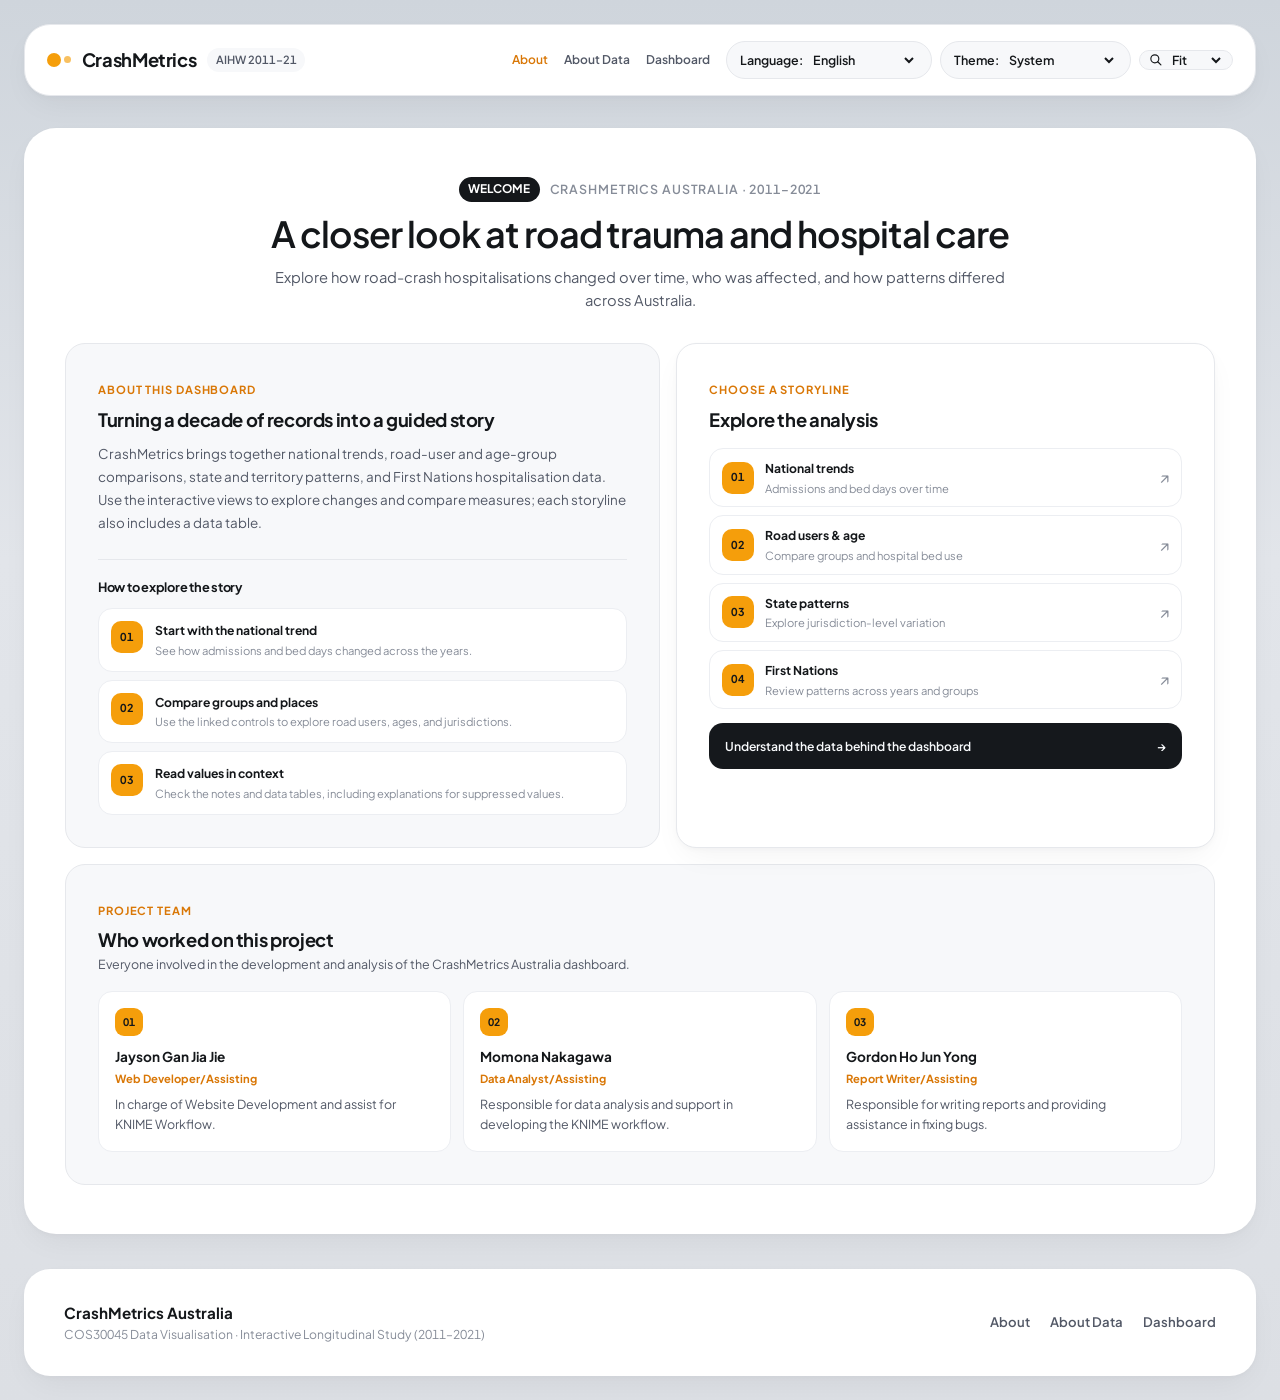
<file: docs/about.html>
<!DOCTYPE html>
<html lang="en">
<head>
  <meta charset="UTF-8">
  <meta name="viewport" content="width=device-width, initial-scale=1.0">
  <meta name="description" content="Learn about the CrashMetrics Australia road hospitalisation dashboard and how to explore its storylines.">
  <title>About — CrashMetrics Australia</title>
  <link rel="preconnect" href="https://fonts.googleapis.com">
  <link rel="preconnect" href="https://fonts.gstatic.com" crossorigin>
  <link href="https://fonts.googleapis.com/css2?family=Instrument+Serif:ital@0;1&family=Plus+Jakarta+Sans:wght@300;400;500;600;700&display=swap" rel="stylesheet">
  <link rel="stylesheet" href="css/style.css">
  <link rel="stylesheet" href="css/components.css">
  <script src="js/theme.js" defer></script>
  <script src="js/language.js" defer></script>
</head>
<body>
  <a class="skip-link" href="#main-content">Skip to main content</a>
  <div class="page-shell info-page-shell">
    <header class="info-page-nav">
      <a href="index.html?dashboard=1#top" class="brand-mark info-brand-mark">
        <span class="brand-dot-cluster" aria-hidden="true">
          <span class="dot-amber"></span>
          <span class="dot-amber-sm"></span>
        </span>
        <span class="brand-name">CrashMetrics</span>
        <span class="brand-tag">AIHW 2011–21</span>
      </a>
      <nav class="info-page-links" aria-label="Primary Navigation">
        <a href="about.html" aria-current="page">About</a>
        <a href="about-data.html">About Data</a>
        <a href="index.html?dashboard=1">Dashboard</a>
        <div class="nav-accessibility-controls">
          <span class="sr-only" id="accessibility-controls-help">Use Left and Right Arrow keys to move through navigation links. Choose System, Light, Dark, High contrast, or Color-blind-friendly from the theme dropdown. Tab and Shift+Tab are also available.</span>
          <label class="theme-control language-control">
            <span>Language:</span>
            <select id="language-selector" class="theme-control-select" aria-label="Select language">
              <option value="en">English</option>
              <option value="zh-CN">简体中文</option>
              <option value="ms">Bahasa Melayu</option>
              <option value="ja">日本語</option>
            </select>
          </label>
          <label class="theme-control">
            <span>Theme:</span>
            <select id="theme-selector" class="theme-control-select" aria-describedby="accessibility-controls-help">
              <option value="system">System</option>
              <option value="light">Light</option>
              <option value="dark">Dark</option>
              <option value="high-contrast">High contrast</option>
              <option value="color-blind">Color-blind-friendly</option>
            </select>
          </label>
          <label class="page-magnification-control">
            <svg viewBox="0 0 24 24" aria-hidden="true" focusable="false">
              <circle cx="10.8" cy="10.8" r="6.3"></circle>
              <path d="m15.4 15.4 5 5"></path>
            </svg>
            <span class="sr-only">Page magnification</span>
            <select id="page-magnification" aria-describedby="accessibility-controls-help">
              <option value="fit">Fit</option>
              <option value="75">75%</option>
              <option value="90">90%</option>
              <option value="100">100%</option>
              <option value="110">110%</option>
              <option value="120">120%</option>
            </select>
          </label>
        </div>
      </nav>
    </header>

    <main id="main-content" class="bento-workspace" tabindex="-1">
      <section class="storyline-block" aria-labelledby="about-title">
        <div class="bento-shell about-shell">
          <div class="about-section-heading">
            <div class="eyebrow-row">
              <span class="section-num-pill">WELCOME</span>
              <span class="section-eyebrow">CrashMetrics Australia · 2011–2021</span>
            </div>
            <h1 id="about-title" class="bento-title">A closer look at road trauma and hospital care</h1>
            <p class="about-heading-copy">Explore how road-crash hospitalisations changed over time, who was affected, and how patterns differed across Australia.</p>
          </div>

          <div class="about-overview-grid">
            <article class="about-intro-card">
              <span class="about-card-kicker">About this dashboard</span>
              <h2>Turning a decade of records into a guided story</h2>
              <p>
                CrashMetrics brings together national trends, road-user and age-group comparisons, state and territory patterns, and First Nations hospitalisation data. Use the interactive views to explore changes and compare measures; each storyline also includes a data table.
              </p>

              <div class="about-reading-guide">
                <h3>How to explore the story</h3>
                <ol class="about-step-list">
                  <li>
                    <span class="about-step-number">01</span>
                    <span><strong>Start with the national trend</strong><small>See how admissions and bed days changed across the years.</small></span>
                  </li>
                  <li>
                    <span class="about-step-number">02</span>
                    <span><strong>Compare groups and places</strong><small>Use the linked controls to explore road users, ages, and jurisdictions.</small></span>
                  </li>
                  <li>
                    <span class="about-step-number">03</span>
                    <span><strong>Read values in context</strong><small>Check the notes and data tables, including explanations for suppressed values.</small></span>
                  </li>
                </ol>
              </div>
            </article>

            <aside class="about-explore-card" aria-labelledby="about-explore-title">
              <div class="about-explore-heading">
                <span class="about-card-kicker">Choose a storyline</span>
                <h2 id="about-explore-title">Explore the analysis</h2>
              </div>
              <div class="about-story-links">
                <a class="about-story-link" href="national.html">
                  <span class="about-story-number">01</span>
                  <span><strong>National trends</strong><small>Admissions and bed days over time</small></span>
                  <span class="about-story-arrow" aria-hidden="true">↗</span>
                </a>
                <a class="about-story-link" href="users-age.html">
                  <span class="about-story-number">02</span>
                  <span><strong>Road users &amp; age</strong><small>Compare groups and hospital bed use</small></span>
                  <span class="about-story-arrow" aria-hidden="true">↗</span>
                </a>
                <a class="about-story-link" href="states.html">
                  <span class="about-story-number">03</span>
                  <span><strong>State patterns</strong><small>Explore jurisdiction-level variation</small></span>
                  <span class="about-story-arrow" aria-hidden="true">↗</span>
                </a>
                <a class="about-story-link" href="first-nations.html">
                  <span class="about-story-number">04</span>
                  <span><strong>First Nations</strong><small>Review patterns across years and groups</small></span>
                  <span class="about-story-arrow" aria-hidden="true">↗</span>
                </a>
              </div>
              <a class="about-data-link" href="about-data.html">Understand the data behind the dashboard <span aria-hidden="true">→</span></a>
            </aside>
          </div>

          <section class="about-team-section" aria-labelledby="about-team-title">
            <div class="about-team-heading">
              <span class="about-card-kicker">Project team</span>
              <h2 id="about-team-title">Who worked on this project</h2>
              <p>Everyone involved in the development and analysis of the CrashMetrics Australia dashboard.</p>
            </div>
            <div class="about-team-grid">
              <article class="about-team-member">
                <span class="about-team-number" aria-hidden="true">01</span>
                <h3>Jayson Gan Jia Jie</h3>
                <p class="about-team-role">Web Developer/Assisting</p>
                <p>In charge of Website Development and assist for KNIME Workflow.</p>
              </article>
              <article class="about-team-member">
                <span class="about-team-number" aria-hidden="true">02</span>
                <h3>Momona Nakagawa</h3>
                <p class="about-team-role">Data Analyst/Assisting</p>
                <p>Responsible for data analysis and support in developing the KNIME workflow.</p>
              </article>
              <article class="about-team-member">
                <span class="about-team-number" aria-hidden="true">03</span>
                <h3>Gordon Ho Jun Yong</h3>
                <p class="about-team-role">Report Writer/Assisting</p>
                <p>Responsible for writing reports and providing assistance in fixing bugs.</p>
              </article>
            </div>
          </section>
        </div>
      </section>
    </main>

    <footer class="editorial-footer info-page-footer">
      <div class="footer-brand-col">
        <span class="footer-logo">CrashMetrics Australia</span>
        <p class="footer-meta">COS30045 Data Visualisation · Interactive Longitudinal Study (2011–2021)</p>
      </div>
      <nav class="footer-nav-col" aria-label="Footer Navigation">
        <a href="about.html" aria-current="page">About</a>
        <a href="about-data.html">About Data</a>
        <a href="index.html?dashboard=1">Dashboard</a>
      </nav>
    </footer>
  </div>
</body>
</html>
</file>
<file: css/style.css>
/* ==========================================================================
   CrashMetrics Australia — COS30045 Data Visualisation
   Design System: Atmospheric Framed Hero + Tactile Alabaster & Charcoal Bento Workspace 
   ========================================================================== */

:root {
  /* Outer & Tactile Workspace Surfaces */
  --bg-page-outer: #DCDFE4;
  --bg-shell: #F2F3F5;
  --bg-card-white: #FFFFFF;
  --bg-card-recessed: #F7F8FA;
  --bg-card-dark: #15181C;
  --bg-card-dark-elevated: #1E2228;

  /* Borders & Hairlines */
  --border-light: #E6E8EC;
  --border-subtle: #ECEEF2;
  --border-dark: rgba(255, 255, 255, 0.1);
  --border-hero-frame: rgba(255, 255, 255, 0.36);

  /* Ink & Typography Colors */
  --ink-primary: #14171A;
  --ink-secondary: #525866;
  --ink-muted: #868C98;
  --ink-on-dark: #F8FAFC;
  --ink-on-dark-muted: #94A3B8;

  /* Accents & Semantic Badge Tokens  */
  --accent-amber: #F59E0B;
  --accent-amber-deep: #D97706;
  --accent-emerald: #10B981;
  --accent-coral: #FF5A4E;
  --accent-slate: #272B30;

  --pill-coral-bg: #FFE8E5;
  --pill-coral-text: #E5483B;
  --pill-green-bg: #E3F9E5;
  --pill-green-text: #1F9254;
  --pill-amber-bg: #FFF4D6;
  --pill-amber-text: #B45309;

  --chart-bar-primary: #181B20;
  --chart-bar-neutral: #64748B;
  --chart-focus: #F59E0B;
  --chart-line: #181B20;
  --bg-strip-light: #F4F5F7;
  --bg-strip-white: #FFFFFF;
  --strip-line: #E2E5EC;
  --strip-segment-active: #14171A;
  --strip-icon-bg: #111417;
  --strip-icon-fg: #FFFFFF;

  /* Typography Families  */
  --font-sans: 'Plus Jakarta Sans', -apple-system, BlinkMacSystemFont, 'Segoe UI', Roboto, sans-serif;
  --font-serif: 'Instrument Serif', Georgia, serif;

  /* Radii & Shadows */
  --radius-outer: 32px;
  --radius-bento: 26px;
  --radius-card: 20px;
  --radius-inner: 14px;
  --radius-pill: 9999px;

  --shadow-soft: 0 12px 32px -8px rgba(20, 23, 26, 0.06), 0 2px 6px -1px rgba(20, 23, 26, 0.03);
  --shadow-elevated: 0 20px 48px -12px rgba(20, 23, 26, 0.12), 0 4px 12px -2px rgba(20, 23, 26, 0.05);
  --shadow-inset-active: 0 8px 24px -4px rgba(20, 23, 26, 0.08), 0 1px 3px rgba(20, 23, 26, 0.04);
  --transition-ui: all 0.28s cubic-bezier(0.16, 1, 0.3, 1);
}

/* Reset */
*, *::before, *::after {
  box-sizing: border-box;
  margin: 0;
  padding: 0;
}

html {
  font-size: 16px;
  scroll-behavior: smooth;
  font-family: var(--font-sans);
  background-color: var(--bg-page-outer);
  color: var(--ink-primary);
  font-variant-numeric: tabular-nums;
  -webkit-font-smoothing: antialiased;
}

body {
  min-height: 100dvh;
  background: linear-gradient(180deg, #CFD5DC 0%, #E2E5EA 40%, #DCDFE4 100%);
  padding: 1.5rem;
  color: var(--ink-primary);
  line-height: 1.55;
  overflow-x: hidden;
}

/* ==========================================================================
   Preloader Overlay (Framed Counter Style)
   ========================================================================== */
#preloader {
  position: fixed;
  inset: 0;
  z-index: 99999;
  background: #17242C;
  padding: 2rem;
  display: flex;
  align-items: stretch;
  justify-content: stretch;
  transition: opacity 0.65s cubic-bezier(0.16, 1, 0.3, 1), visibility 0.65s;
}

#preloader.loaded {
  opacity: 0;
  visibility: hidden;
  pointer-events: none;
}

.preloader-frame {
  flex: 1;
  border: 2px solid rgba(255, 255, 255, 0.3);
  border-radius: var(--radius-outer);
  position: relative;
  display: flex;
  flex-direction: column;
  justify-content: flex-end;
  padding: 3rem;
  overflow: hidden;
  background: radial-gradient(circle at 50% 35%, rgba(56, 88, 104, 0.38) 0%, rgba(16, 26, 32, 0.9) 100%);
}

.preloader-top-progress {
  position: absolute;
  top: 0;
  left: 0;
  height: 3px;
  width: 0%;
  background: #FFFFFF;
  transition: width 0.15s ease-out;
}

.preloader-bottom-row {
  display: flex;
  align-items: baseline;
  justify-content: space-between;
  flex-wrap: wrap;
  gap: 1rem;
}

.preloader-counter {
  font-family: var(--font-sans);
  font-size: clamp(3.5rem, 2rem + 5vw, 6rem);
  font-weight: 400;
  letter-spacing: -0.04em;
  color: #FFFFFF;
  line-height: 1;
}

.preloader-label {
  font-size: 0.85rem;
  font-weight: 500;
  color: rgba(255, 255, 255, 0.65);
  letter-spacing: 0.02em;
}

/* ==========================================================================
   Outer Page Shell
   ========================================================================== */
.page-shell {
  max-width: 1400px;
  margin: 0 auto;
}

/* ==========================================================================
   HERO SHOWCASE 
   ========================================================================== */
.hero-showcase {
  background: var(--bg-card-white);
  border-radius: var(--radius-outer);
  overflow: hidden;
  box-shadow: var(--shadow-elevated);
  margin-bottom: 2.25rem;
  border: 1px solid rgba(255, 255, 255, 0.7);
}

.hero-backdrop-container {
  position: relative;
  padding: 1.75rem;
  min-height: 680px;
  display: flex;
  flex-direction: column;
  overflow: hidden;
  background-color: #1A2830;
}

.hero-bg-image {
  position: absolute;
  inset: 0;
  width: 100%;
  height: 100%;
  object-fit: cover;
  object-position: center 45%;
  aspect-ratio: 16 / 9;
  z-index: 0;
  filter: brightness(0.92) contrast(1.04);
}

.hero-vignette {
  position: absolute;
  inset: 0;
  z-index: 1;
  background: 
    linear-gradient(180deg, rgba(16, 26, 33, 0.48) 0%, rgba(16, 26, 33, 0.18) 45%, rgba(12, 18, 22, 0.72) 100%),
    radial-gradient(circle at 20% 40%, rgba(15, 25, 32, 0.4) 0%, transparent 60%);
}

/* Signature Rounded Inner Frame Border */
.hero-inner-frame {
  position: relative;
  z-index: 2;
  flex: 1;
  border: 2px solid var(--border-hero-frame);
  border-radius: 26px;
  padding: 2rem 2.5rem 2.5rem 2.5rem;
  display: flex;
  flex-direction: column;
  justify-content: space-between;
  gap: 3rem;
}

/* Integrated Top Navbar inside Hero Frame */
.hero-nav {
  display: flex;
  align-items: center;
  justify-content: space-between;
  gap: 1.5rem;
  flex-wrap: wrap;
}

.hero-nav-actions {
  display: flex;
  flex: 1 0 auto;
  align-items: center;
  gap: 0.75rem;
  justify-content: flex-end;
  white-space: nowrap;
}

.brand-mark {
  display: inline-flex;
  align-items: center;
  gap: 0.65rem;
  text-decoration: none;
  color: #FFFFFF;
}

.brand-dot-cluster {
  display: inline-flex;
  align-items: center;
  gap: 3px;
}

.dot-amber {
  width: 14px;
  height: 14px;
  border-radius: 50%;
  background: var(--accent-amber);
  display: inline-block;
}

.dot-amber-sm {
  width: 7px;
  height: 7px;
  border-radius: 50%;
  background: rgba(245, 158, 11, 0.65);
  display: inline-block;
}

.brand-name {
  font-size: 1.15rem;
  font-weight: 700;
  letter-spacing: -0.02em;
  color: #FFFFFF;
}

.brand-tag {
  font-size: 0.7rem;
  font-weight: 600;
  padding: 0.2rem 0.55rem;
  border-radius: var(--radius-pill);
  background: rgba(255, 255, 255, 0.14);
  color: rgba(255, 255, 255, 0.9);
  backdrop-filter: blur(8px);
}

.hero-nav-links {
  display: flex;
  align-items: center;
  gap: 1.75rem;
  list-style: none;
  margin-left: auto;
  margin-right: 1rem;
}

.hero-nav-links .nav-link {
  position: relative;
  color: rgba(255, 255, 255, 0.82);
  text-decoration: none;
  font-size: 0.88rem;
  font-weight: 500;
  transition: color 0.2s ease;
}

.hero-nav-links .nav-link::after {
  position: absolute;
  right: 0;
  bottom: -0.3rem;
  left: 0;
  height: 2px;
  background: currentColor;
  content: "";
  transform: scaleX(0);
  transform-origin: left;
  transition: transform 0.2s ease;
}

.hero-nav-links .nav-link:hover,
.hero-nav-links .nav-link:focus-visible,
.hero-nav-links .nav-link.active {
  color: #FFFFFF;
}

.hero-nav-links .nav-link:hover::after,
.hero-nav-links .nav-link:focus-visible::after {
  transform: scaleX(1);
}

.hero-cta-pill {
  background: #FFFFFF;
  color: #111417;
  text-decoration: none;
  font-size: 0.85rem;
  font-weight: 600;
  padding: 0.65rem 1.35rem;
  border-radius: 10px;
  transition: var(--transition-ui);
  box-shadow: 0 4px 14px rgba(0, 0, 0, 0.18);
}

.hero-cta-pill:hover {
  transform: translateY(-1px);
  background: #F4F5F7;
}

/* Hero Split Body */
.hero-split-body {
  display: grid;
  grid-template-columns: 1fr 375px;
  gap: 2.5rem;
  align-items: end;
}

.hero-left-col {
  display: flex;
  flex-direction: column;
  justify-content: space-between;
  gap: 3.5rem;
}

/* Giant 3-Line Display Title  */
.hero-display-title {
  font-family: var(--font-sans);
  font-size: clamp(3.1rem, 1.8rem + 4.5vw, 5.25rem);
  font-weight: 400;
  line-height: 0.98;
  letter-spacing: -0.038em;
  color: #FFFFFF;
}

.hero-display-title .muted-word {
  color: rgba(255, 255, 255, 0.48);
  font-weight: 300;
}

.hero-bottom-meta {
  display: flex;
  align-items: flex-end;
  gap: 3rem;
  flex-wrap: wrap;
}

.hero-lead-copy {
  max-width: 310px;
  font-size: 0.88rem;
  line-height: 1.55;
  color: rgba(255, 255, 255, 0.78);
  font-weight: 400;
}

.hero-rating-stat {
  display: flex;
  flex-direction: column;
  gap: 0.15rem;
}

.rating-top-line {
  display: flex;
  align-items: center;
  gap: 0.45rem;
}

.star-glyph {
  color: var(--accent-amber);
  font-size: 1.45rem;
  line-height: 1;
}

.rating-big-num {
  font-size: 1.85rem;
  font-weight: 500;
  letter-spacing: -0.03em;
  color: #FFFFFF;
  line-height: 1.1;
}

.rating-sub-line {
  font-size: 0.82rem;
  color: rgba(255, 255, 255, 0.72);
}

/* Floating Smoked-Glass Surveillance Widget */
.hero-glass-widget {
  background: rgba(16, 22, 27, 0.78);
  backdrop-filter: blur(24px);
  -webkit-backdrop-filter: blur(24px);
  border: 1px solid rgba(255, 255, 255, 0.14);
  border-radius: 22px;
  padding: 1.65rem;
  color: #FFFFFF;
  box-shadow: 0 24px 48px rgba(0, 0, 0, 0.38);
  display: flex;
  flex-direction: column;
  gap: 0.9rem;
}

.widget-header {
  display: flex;
  align-items: flex-start;
  justify-content: space-between;
  gap: 1rem;
  margin-bottom: 0.2rem;
}

.widget-title {
  font-size: 1.35rem;
  font-weight: 500;
  line-height: 1.22;
  letter-spacing: -0.02em;
  color: #FFFFFF;
}

.widget-icon-btn {
  width: 34px;
  height: 34px;
  border-radius: 50%;
  background: rgba(255, 255, 255, 0.08);
  border: 1px solid rgba(255, 255, 255, 0.12);
  color: rgba(255, 255, 255, 0.85);
  display: flex;
  align-items: center;
  justify-content: center;
  text-decoration: none;
  transition: var(--transition-ui);
}

.widget-icon-btn:hover {
  background: rgba(255, 255, 255, 0.18);
  color: #FFFFFF;
}

.widget-pill-row {
  display: grid;
  grid-template-columns: 1fr 1fr;
  gap: 0.6rem;
}

.widget-mini-pill {
  background: rgba(8, 12, 16, 0.62);
  border: 1px solid rgba(255, 255, 255, 0.07);
  border-radius: 10px;
  padding: 0.65rem 0.8rem;
  display: flex;
  align-items: center;
  gap: 0.45rem;
  font-size: 0.78rem;
  color: rgba(255, 255, 255, 0.88);
}

.widget-mini-pill .chevron {
  margin-left: auto;
  color: rgba(255, 255, 255, 0.45);
  font-size: 0.7rem;
}

.widget-split-box {
  background: rgba(8, 12, 16, 0.62);
  border: 1px solid rgba(255, 255, 255, 0.07);
  border-radius: 10px;
  padding: 0.75rem 0.9rem;
  display: grid;
  grid-template-columns: 1fr 1px 1fr;
  align-items: center;
  gap: 0.85rem;
}

.split-divider {
  width: 1px;
  height: 28px;
  background: rgba(255, 255, 255, 0.1);
}

.split-cell {
  display: flex;
  flex-direction: column;
  gap: 0.15rem;
}

.split-label {
  font-size: 0.7rem;
  color: rgba(255, 255, 255, 0.48);
}

.split-val {
  font-size: 0.82rem;
  font-weight: 600;
  color: #FFFFFF;
}

.widget-price-row {
  display: flex;
  align-items: baseline;
  justify-content: space-between;
  margin-top: 0.25rem;
}

.widget-big-stat {
  display: flex;
  align-items: baseline;
  gap: 0.25rem;
}

.stat-main {
  font-size: 1.65rem;
  font-weight: 500;
  letter-spacing: -0.03em;
  color: #FFFFFF;
}

.stat-unit {
  font-size: 0.82rem;
  color: rgba(255, 255, 255, 0.55);
}

.widget-tag {
  font-size: 0.74rem;
  color: rgba(255, 255, 255, 0.75);
}

.widget-primary-btn {
  display: block;
  width: 100%;
  text-align: center;
  background: #FFFFFF;
  color: #111417;
  text-decoration: none;
  font-size: 0.85rem;
  font-weight: 600;
  padding: 0.85rem 1rem;
  border-radius: 10px;
  transition: var(--transition-ui);
}

.widget-primary-btn:hover {
  background: #F1F3F5;
  transform: translateY(-1px);
}

/* Lower Architectural 3-Column Bento Strip  */
.hero-bento-strip {
  display: grid;
  grid-template-columns: 1.35fr 0.85fr 1fr;
  border-top: 1px solid var(--border-light);
}

.strip-card {
  padding: 1.85rem 2.25rem;
  display: flex;
  align-items: center;
  justify-content: space-between;
  gap: 1.25rem;
}

.strip-light {
  background: var(--bg-strip-light);
}

.strip-white {
  background: var(--bg-strip-white);
  flex-direction: column;
  align-items: stretch;
  justify-content: center;
  border-left: 1px solid var(--border-light);
}

.strip-dark {
  background: #0D1013;
  color: #FFFFFF;
  justify-content: flex-start;
  gap: 1.5rem;
}

.strip-eyebrow {
  display: block;
  font-size: 0.72rem;
  font-weight: 600;
  text-transform: uppercase;
  letter-spacing: 0.08em;
  color: var(--ink-muted);
  margin-bottom: 0.35rem;
}

.strip-heading {
  font-size: 1.25rem;
  font-weight: 500;
  letter-spacing: -0.02em;
  line-height: 1.3;
  color: var(--ink-primary);
  margin-bottom: 0.75rem;
  max-width: 320px;
}

.strip-underlined-link {
  font-size: 0.82rem;
  font-weight: 600;
  color: var(--ink-primary);
  text-decoration: underline;
  text-underline-offset: 4px;
}

.strip-icon-row {
  display: flex;
  align-items: center;
  gap: 1rem;
}

.strip-circle-icon {
  width: 42px;
  height: 42px;
  border-radius: 50%;
  background: var(--strip-icon-bg);
  color: var(--strip-icon-fg);
  display: flex;
  align-items: center;
  justify-content: center;
  flex-shrink: 0;
}

.strip-mid-text {
  font-size: 0.82rem;
  color: var(--ink-secondary);
  line-height: 1.45;
}

.strip-segmented-lines {
  display: grid;
  grid-template-columns: repeat(4, 1fr);
  gap: 6px;
  margin-top: 1.15rem;
}

.strip-segmented-lines .seg {
  height: 2px;
  background: var(--strip-line);
  border-radius: 2px;
}

.strip-segmented-lines .seg.active {
  background: var(--strip-segment-active);
}

.strip-avatar-cluster {
  display: flex;
  align-items: center;
}

.mode-bubble {
  width: 44px;
  height: 44px;
  border-radius: 50%;
  display: flex;
  align-items: center;
  justify-content: center;
  font-size: 1.15rem;
  border: 2px solid #0D1013;
  margin-left: -10px;
}

.mode-bubble:first-child {
  margin-left: 0;
}

.mode-bubble.b1 { background: #263238; }
.mode-bubble.b2 { background: #37474F; }
.mode-bubble.b3 { background: #455A64; }

.dark-stat-num {
  font-size: 1.75rem;
  font-weight: 500;
  letter-spacing: -0.03em;
  color: #FFFFFF;
  line-height: 1.1;
  margin-bottom: 0.2rem;
}

.dark-stat-desc {
  font-size: 0.78rem;
  color: rgba(255, 255, 255, 0.65);
  line-height: 1.4;
  max-width: 220px;
}

/* ==========================================================================
   MAIN ANALYTICAL WORKSPACE & BENTO SHELLS 
   ========================================================================== */
.bento-workspace {
  display: flex;
  flex-direction: column;
  gap: 2.25rem;
}

.storyline-block {
  scroll-margin-top: 2rem;
  container-type: inline-size;
}

.bento-shell {
  background: var(--bg-card-white);
  border-radius: var(--radius-outer);
  padding: 2.5rem;
  box-shadow: var(--shadow-soft);
  border: 1px solid rgba(255, 255, 255, 0.8);
}

.bento-header {
  display: flex;
  align-items: flex-end;
  justify-content: space-between;
  gap: 1.5rem;
  margin-bottom: 1.85rem;
  flex-wrap: wrap;
}

.bento-title-group {
  max-width: 780px;
}

.eyebrow-row {
  display: flex;
  align-items: center;
  gap: 0.6rem;
  margin-bottom: 0.65rem;
}

.section-num-pill {
  font-size: 0.74rem;
  font-weight: 700;
  padding: 0.2rem 0.6rem;
  border-radius: var(--radius-pill);
  background: #14171A;
  color: #FFFFFF;
}

.section-eyebrow {
  font-size: 0.78rem;
  font-weight: 600;
  text-transform: uppercase;
  letter-spacing: 0.07em;
  color: var(--ink-muted);
}

.bento-title {
  font-family: var(--font-sans);
  font-size: clamp(1.55rem, 1.1rem + 1.5vw, 2.25rem);
  font-weight: 600;
  line-height: 1.2;
  letter-spacing: -0.028em;
  color: var(--ink-primary);
}

.bento-title em {
  font-family: var(--font-serif);
  font-style: italic;
  font-weight: 400;
  font-size: 1.12em;
  color: var(--ink-secondary);
}

/* Tactile Controls & Pill Selectors */
.bento-controls {
  display: flex;
  align-items: center;
  gap: 0.85rem;
  flex-wrap: wrap;
}

.clean-pill-group {
  display: inline-flex;
  background: var(--bg-shell);
  padding: 0.28rem;
  border-radius: var(--radius-pill);
  border: 1px solid var(--border-light);
}

.clean-pill-btn {
  background: transparent;
  border: none;
  font-family: var(--font-sans);
  font-size: 0.82rem;
  font-weight: 600;
  color: var(--ink-secondary);
  padding: 0.5rem 1.15rem;
  border-radius: var(--radius-pill);
  cursor: pointer;
  transition: var(--transition-ui);
}

.clean-pill-btn:hover {
  color: var(--ink-primary);
}

.clean-pill-btn.active {
  background: var(--bg-card-white);
  color: var(--ink-primary);
  box-shadow: 0 2px 8px rgba(20, 23, 26, 0.08);
}

/* Scrubber Pill */
.scrubber-pill {
  display: inline-flex;
  align-items: center;
  gap: 0.75rem;
  background: var(--bg-shell);
  border: 1px solid var(--border-light);
  padding: 0.38rem 0.95rem;
  border-radius: var(--radius-pill);
}

.scrubber-label {
  font-size: 0.76rem;
  font-weight: 600;
  color: var(--ink-muted);
}

.scrubber-year {
  font-size: 0.92rem;
  font-weight: 700;
  color: var(--ink-primary);
  min-width: 38px;
}

.tactile-range {
  -webkit-appearance: none;
  appearance: none;
  width: 130px;
  height: 4px;
  background: #D5D9E0;
  border-radius: 2px;
  outline: none;
  cursor: pointer;
}

.tactile-range::-webkit-slider-thumb {
  -webkit-appearance: none;
  appearance: none;
  width: 16px;
  height: 16px;
  border-radius: 50%;
  background: #14171A;
  border: 2px solid #FFFFFF;
  box-shadow: 0 2px 6px rgba(0, 0, 0, 0.25);
  cursor: pointer;
  transition: transform 0.15s ease;
}

.tactile-range::-webkit-slider-thumb:hover {
  transform: scale(1.18);
}

.scrubber-play-btn {
  width: 26px;
  height: 26px;
  border-radius: 50%;
  background: #14171A;
  color: #FFFFFF;
  border: none;
  font-size: 0.7rem;
  display: flex;
  align-items: center;
  justify-content: center;
  cursor: pointer;
  transition: transform 0.15s ease;
}

.scrubber-play-btn:hover {
  transform: scale(1.1);
}

/* ==========================================================================
   Overview Inset Tray 
   ========================================================================== */
.overview-inset-tray {
  background: var(--bg-card-recessed);
  border: 1px solid var(--border-subtle);
  border-radius: var(--radius-card);
  padding: 0.75rem;
  display: grid;
  grid-template-columns: 1fr 1fr 1.15fr;
  gap: 0.75rem;
  margin-bottom: 1.75rem;
}

.inset-stat-card {
  padding: 1.35rem 1.5rem;
  border-radius: 16px;
  background: transparent;
  cursor: pointer;
  transition: var(--transition-ui);
  border: 1px solid transparent;
}

.inset-stat-card:hover {
  background: rgba(255, 255, 255, 0.6);
}

.inset-stat-card.active-inset {
  background: var(--bg-card-white);
  border-color: var(--border-light);
  box-shadow: var(--shadow-inset-active);
}

.inset-card-top {
  display: flex;
  align-items: center;
  gap: 0.5rem;
  font-size: 0.8rem;
  font-weight: 600;
  color: var(--ink-secondary);
  margin-bottom: 0.6rem;
}

.inset-card-main {
  display: flex;
  align-items: center;
  gap: 1rem;
  flex-wrap: wrap;
}

.inset-big-num {
  font-size: clamp(1.85rem, 1.3rem + 1.5vw, 2.5rem);
  font-weight: 600;
  letter-spacing: -0.035em;
  color: var(--ink-primary);
  line-height: 1;
}

.inset-badge-stack {
  display: flex;
  flex-direction: column;
  align-items: flex-start;
  gap: 0.2rem;
}

.semantic-pill {
  display: inline-flex;
  align-items: center;
  padding: 0.18rem 0.55rem;
  border-radius: 6px;
  font-size: 0.75rem;
  font-weight: 700;
  white-space: nowrap;
}

.pill-coral {
  background: var(--pill-coral-bg);
  color: var(--pill-coral-text);
}

.pill-green {
  background: var(--pill-green-bg);
  color: var(--pill-green-text);
}

.pill-amber {
  background: var(--pill-amber-bg);
  color: var(--pill-amber-text);
}

.inset-sublabel {
  font-size: 0.74rem;
  color: var(--ink-muted);
  white-space: nowrap;
}

.inset-narrative-box {
  padding: 1.25rem 1.5rem;
  display: flex;
  flex-direction: column;
  justify-content: center;
  border-left: 1px solid var(--border-light);
}

.narrative-headline {
  font-size: 0.82rem;
  font-weight: 700;
  color: var(--ink-primary);
  margin-bottom: 0.3rem;
}

.narrative-copy {
  font-size: 0.8rem;
  color: var(--ink-secondary);
  line-height: 1.5;
}

/* ==========================================================================
   Footer
   ========================================================================== */
.editorial-footer {
  margin-top: 2.5rem;
  padding: 2rem 2.5rem;
  background: var(--bg-card-white);
  border-radius: var(--radius-bento);
  display: flex;
  align-items: center;
  justify-content: space-between;
  flex-wrap: wrap;
  gap: 1.5rem;
  font-size: 0.82rem;
  color: var(--ink-secondary);
  box-shadow: var(--shadow-soft);
}

.footer-logo {
  font-weight: 700;
  color: var(--ink-primary);
  font-size: 0.95rem;
}

.footer-meta {
  font-size: 0.76rem;
  color: var(--ink-muted);
}

.footer-nav-col {
  display: flex;
  gap: 1.25rem;
}

.footer-nav-col a {
  color: var(--ink-secondary);
  text-decoration: none;
  font-weight: 600;
}

.footer-nav-col a:hover {
  color: var(--ink-primary);
}

/* ==========================================================================
   Container Queries & Responsive Adaptations (modern-web-guidance compliant)
   ========================================================================== */
@container (max-width: 980px) {
  .overview-inset-tray {
    grid-template-columns: 1fr;
  }
  .inset-narrative-box {
    border-left: none;
    border-top: 1px solid var(--border-light);
  }
}

@media (max-width: 1080px) {
  .hero-split-body {
    grid-template-columns: 1fr;
  }
  .hero-glass-widget {
    width: 100%;
    max-width: 460px;
  }
  .hero-bento-strip {
    grid-template-columns: 1fr;
  }
  .strip-white {
    border-left: none;
    border-top: 1px solid var(--border-light);
  }
}

@media (max-width: 1300px) {
  .hero-nav {
    row-gap: 0.8rem;
  }
  .hero-nav-actions {
    order: 2;
  }
  .hero-nav-links {
    order: 1;
    flex: 0 0 100%;
    justify-content: center;
    gap: 1.2rem;
    margin: 0;
  }
}

@media (max-width: 720px) {
  body {
    padding: 0.75rem;
  }
  .hero-backdrop-container {
    padding: 1rem;
  }
  .hero-inner-frame {
    padding: 1.25rem;
  }
  .hero-nav-links {
    flex-wrap: wrap;
    justify-content: flex-start;
    gap: 0.7rem 0.85rem;
  }
  .hero-nav-links .nav-link {
    font-size: 0.78rem;
  }
  .bento-shell {
    padding: 1.5rem;
  }
  .footer-nav-col {
    flex-wrap: wrap;
    gap: 0.6rem 1rem;
  }
}

:root[data-theme="dark"] {
  color-scheme: dark;
  --bg-page-outer: #101317;
  --bg-shell: #1B2026;
  --bg-card-white: #222830;
  --bg-card-recessed: #191E24;
  --border-light: #343C46;
  --border-subtle: #2A313A;
  --ink-primary: #F3F5F7;
  --ink-secondary: #C0C7D0;
  --ink-muted: #9AA4B1;
  --pill-coral-bg: #492C2C;
  --pill-coral-text: #FF9B91;
  --pill-green-bg: #203D30;
  --pill-green-text: #7FE0A6;
  --pill-amber-bg: #46391F;
  --pill-amber-text: #FFD27A;
  --chart-bar-primary: #74839A;
  --chart-bar-neutral: #8999AD;
  --chart-line: #F3F5F7;
  --bg-strip-light: #191E24;
  --bg-strip-white: #222830;
  --strip-line: #343C46;
  --strip-segment-active: #F59E0B;
  --strip-icon-bg: #F59E0B;
  --strip-icon-fg: #14171A;
}

:root[data-theme="high-contrast"] {
  color-scheme: dark;
  --bg-page-outer: #000000;
  --bg-shell: #000000;
  --bg-card-white: #000000;
  --bg-card-recessed: #111111;
  --bg-card-dark: #000000;
  --bg-card-dark-elevated: #111111;
  --border-light: #FFFFFF;
  --border-subtle: #FFFFFF;
  --border-dark: #FFFFFF;
  --ink-primary: #FFFFFF;
  --ink-secondary: #FFFFFF;
  --ink-muted: #FFFFFF;
  --accent-amber: #FFFF00;
  --accent-amber-deep: #FFFF00;
  --accent-emerald: #00FFFF;
  --accent-coral: #FF8C00;
  --accent-slate: #000000;
  --pill-coral-bg: #000000;
  --pill-coral-text: #FFFF00;
  --pill-green-bg: #000000;
  --pill-green-text: #00FFFF;
  --pill-amber-bg: #000000;
  --pill-amber-text: #FFFF00;
  --chart-bar-primary: #FFFF00;
  --chart-bar-neutral: #FFFFFF;
  --chart-focus: #00FFFF;
  --chart-line: #FFFFFF;
  --bg-strip-light: #000000;
  --bg-strip-white: #000000;
  --strip-line: #FFFFFF;
  --strip-segment-active: #FFFF00;
  --strip-icon-bg: #FFFF00;
  --strip-icon-fg: #000000;
}

:root[data-theme="color-blind"] {
  color-scheme: light;
  --accent-amber: #E69F00;
  --accent-amber-deep: #8A4B00;
  --accent-emerald: #0072B2;
  --accent-coral: #D55E00;
  --accent-slate: #264653;
  --pill-coral-bg: #FBE3D5;
  --pill-coral-text: #8C2D04;
  --pill-green-bg: #DCEEF8;
  --pill-green-text: #00557A;
  --pill-amber-bg: #FFF2CC;
  --pill-amber-text: #704900;
  --chart-bar-primary: #264653;
  --chart-bar-neutral: #0072B2;
  --chart-focus: #D55E00;
  --chart-line: #264653;
  --strip-line: #BCCBD4;
  --strip-segment-active: #E69F00;
  --strip-icon-bg: #264653;
  --strip-icon-fg: #FFFFFF;
}

:root[data-theme="system"] {
  color-scheme: light dark;
}

@media (prefers-color-scheme: dark) {
  :root[data-theme="system"] {
    --bg-page-outer: #101317;
    --bg-shell: #1B2026;
    --bg-card-white: #222830;
    --bg-card-recessed: #191E24;
    --border-light: #343C46;
    --border-subtle: #2A313A;
    --ink-primary: #F3F5F7;
    --ink-secondary: #C0C7D0;
    --ink-muted: #9AA4B1;
    --pill-coral-bg: #492C2C;
    --pill-coral-text: #FF9B91;
    --pill-green-bg: #203D30;
    --pill-green-text: #7FE0A6;
    --pill-amber-bg: #46391F;
    --pill-amber-text: #FFD27A;
    --chart-bar-primary: #74839A;
    --chart-bar-neutral: #8999AD;
    --chart-line: #F3F5F7;
    --bg-strip-light: #191E24;
    --bg-strip-white: #222830;
    --strip-line: #343C46;
    --strip-segment-active: #F59E0B;
    --strip-icon-bg: #F59E0B;
    --strip-icon-fg: #14171A;
  }
}

:root[data-theme="dark"] body {
  background: linear-gradient(180deg, #12161B 0%, #171C22 45%, #101317 100%);
}

:root[data-theme="high-contrast"] body {
  background: #000000;
}

:root[data-theme="color-blind"] body {
  background: linear-gradient(180deg, #F2F6F8 0%, #FFFFFF 45%, #EAF1F5 100%);
}

:root[data-theme="high-contrast"] :focus-visible {
  outline: 3px solid #00FFFF !important;
  outline-offset: 3px;
}

:root[data-theme="high-contrast"] a {
  text-decoration: underline;
  text-underline-offset: 0.18em;
}

@media (prefers-color-scheme: dark) {
  :root[data-theme="system"] body {
    background: linear-gradient(180deg, #12161B 0%, #171C22 45%, #101317 100%);
  }
}
</file>
<file: css/components.css>
/* ==========================================================================
   CrashMetrics Australia — Component & Visualization Style
   ========================================================================== */

/* ==========================================================================
   Global Floating Tooltip 
   ========================================================================== */
#global-tooltip {
  position: fixed;
  z-index: 10000;
  pointer-events: none;
  opacity: 0;
  transform: translate(-50%, -115%) scale(0.96);
  transition: opacity 0.14s ease-out, transform 0.14s ease-out;
  background: #FFFFFF;
  border: 1px solid #E2E5EC;
  border-radius: 16px;
  padding: 0.95rem 1.15rem;
  box-shadow: 0 18px 40px -8px rgba(18, 22, 27, 0.18), 0 4px 12px rgba(18, 22, 27, 0.06);
  min-width: 210px;
  max-width: 295px;
  color: var(--ink-primary);
}

#global-tooltip.visible {
  opacity: 1;
  transform: translate(-50%, -110%) scale(1);
}

.tooltip-header {
  display: flex;
  align-items: center;
  justify-content: space-between;
  gap: 0.5rem;
  margin-bottom: 0.45rem;
  padding-bottom: 0.4rem;
  border-bottom: 1px solid #F0F2F5;
}

.tooltip-tag {
  font-size: 0.68rem;
  font-weight: 700;
  text-transform: uppercase;
  letter-spacing: 0.06em;
  color: var(--ink-muted);
}

.tooltip-badge {
  font-size: 0.7rem;
  font-weight: 700;
  padding: 0.12rem 0.5rem;
  border-radius: var(--radius-pill);
  background: #F2F4F7;
  color: var(--ink-primary);
}

.tooltip-title {
  font-size: 0.92rem;
  font-weight: 700;
  color: var(--ink-primary);
  margin-bottom: 0.35rem;
  line-height: 1.3;
}

.tooltip-metric-row {
  display: flex;
  align-items: baseline;
  justify-content: space-between;
  gap: 0.75rem;
  margin-top: 0.2rem;
}

.tooltip-value {
  font-size: 1.35rem;
  font-weight: 700;
  letter-spacing: -0.03em;
  color: var(--ink-primary);
}

.tooltip-subvalue {
  font-size: 0.74rem;
  font-weight: 600;
  color: var(--ink-muted);
}

.tooltip-extra {
  font-size: 0.76rem;
  color: var(--ink-secondary);
  margin-top: 0.45rem;
  padding-top: 0.45rem;
  border-top: 1px dashed #ECEEF2;
  line-height: 1.45;
}

.tooltip-extra strong {
  color: var(--ink-primary);
}

.delta-pill {
  display: inline-block;
  padding: 0.14rem 0.48rem;
  border-radius: 6px;
  font-size: 0.7rem;
  font-weight: 700;
}

.delta-pill.up {
  background: var(--pill-coral-bg);
  color: var(--pill-coral-text);
}

.delta-pill.stable {
  background: var(--pill-green-bg);
  color: var(--pill-green-text);
}

/* ==========================================================================
   Sub-Bento Cards & Dual Grids (Storylines 2 & 4)
   ========================================================================== */
.dual-bento-grid {
  display: grid;
  grid-template-columns: 1.15fr 0.85fr;
  gap: 1.5rem;
}

.sub-bento-card {
  background: var(--bg-card-recessed);
  border: 1px solid var(--border-subtle);
  border-radius: var(--radius-card);
  padding: 1.65rem;
  container-type: inline-size;
}

.sub-card-header {
  display: flex;
  align-items: flex-start;
  justify-content: space-between;
  gap: 1rem;
  margin-bottom: 1.15rem;
}

.sub-card-title {
  font-size: 1.05rem;
  font-weight: 700;
  letter-spacing: -0.015em;
  color: var(--ink-primary);
  margin-bottom: 0.2rem;
}

.sub-card-subtitle {
  font-size: 0.9rem;
  line-height: 1.5;
  color: var(--ink-muted);
}

.chip-tag {
  font-size: 0.7rem;
  font-weight: 600;
  padding: 0.25rem 0.65rem;
  border-radius: var(--radius-pill);
  background: #FFFFFF;
  border: 1px solid var(--border-light);
  color: var(--ink-secondary);
  white-space: nowrap;
}

.chip-tag.chip-coral {
  background: var(--pill-coral-bg);
  border-color: rgba(229, 72, 59, 0.2);
  color: var(--pill-coral-text);
}

.chart-stage {
  background: var(--bg-card-recessed);
  border: 1px solid var(--border-subtle);
  border-radius: var(--radius-card);
  padding: 1.5rem 1.75rem;
}

.chart-stage-compact {
  width: 100%;
}

/* Insight Strip Footer */
.insight-strip {
  margin-top: 1.5rem;
  padding: 1.15rem 1.5rem;
  background: var(--bg-card-recessed);
  border: 1px solid var(--border-subtle);
  border-radius: 16px;
  display: flex;
  align-items: center;
  gap: 1rem;
}

.insight-pill-badge {
  background: #14171A;
  color: #FFFFFF;
  font-size: 0.72rem;
  font-weight: 700;
  text-transform: uppercase;
  letter-spacing: 0.06em;
  padding: 0.3rem 0.75rem;
  border-radius: var(--radius-pill);
  white-space: nowrap;
}

.insight-strip-text {
  font-size: 0.84rem;
  color: var(--ink-secondary);
  line-height: 1.55;
}

.insight-strip-text strong {
  color: var(--ink-primary);
}

/* ==========================================================================
   Storyline 3: Dual-Pane Dark Matrix 
   ========================================================================== */
.state-layout-shell {
  padding: 0.65rem;
  background: #E4E6EB;
  overflow: visible;
}

.state-split-grid {
  display: grid;
  grid-template-columns: minmax(0, 1.2fr) minmax(0, 0.85fr);
  gap: 0.65rem;
  align-items: stretch;
}

.state-split-grid > * {
  min-width: 0;
}

/* Left Dark Pane (Roam Map/Matrix Pane) */
.split-dark-pane {
  background: #171A1F;
  color: #FFFFFF;
  border-radius: 22px;
  padding: 2.25rem;
  display: flex;
  flex-direction: column;
  justify-content: space-between;
}

.dark-pane-header {
  display: flex;
  align-items: flex-start;
  justify-content: space-between;
  gap: 1rem;
  margin-bottom: 1.25rem;
  flex-wrap: wrap;
}

.dark-num-pill {
  background: var(--accent-amber);
  color: #14171A;
}

.dark-eyebrow {
  color: rgba(255, 255, 255, 0.55);
}

.dark-pane-title {
  font-size: 1.75rem;
  font-weight: 600;
  letter-spacing: -0.025em;
  color: #FFFFFF;
  margin-bottom: 0.2rem;
}

.dark-pane-subtitle {
  font-size: 0.95rem;
  line-height: 1.5;
  color: rgba(255, 255, 255, 0.82);
}

.dark-pill-group {
  background: rgba(255, 255, 255, 0.08);
  border-color: rgba(255, 255, 255, 0.12);
}

.dark-pill-group .clean-pill-btn {
  color: rgba(255, 255, 255, 0.65);
}

.dark-pill-group .clean-pill-btn.active {
  background: #FFFFFF;
  color: #14171A;
}

.map-year-control {
  display: inline-flex;
  align-items: center;
  gap: 0.55rem;
  color: rgba(255, 255, 255, 0.72);
  font-size: 0.72rem;
  font-weight: 700;
  letter-spacing: 0.06em;
  text-transform: uppercase;
}

.map-year-control select {
  min-width: 6rem;
  padding: 0.6rem 0.75rem;
  border: 1px solid rgba(255, 255, 255, 0.2);
  border-radius: 0.65rem;
  background: #20252b;
  color: #FFFFFF;
  font: inherit;
  letter-spacing: normal;
  text-transform: none;
}

.state-map-stage {
  width: min(100%, 38rem);
  margin: 0 auto;
}

.state-map-svg {
  display: block;
  width: 100%;
  max-height: 34rem;
  overflow: visible;
}

.state-map-shape {
  stroke: #171A1F;
  stroke-width: 4;
  stroke-linejoin: round;
  transition: stroke-width 160ms ease;
}

.state-map-region {
  cursor: pointer;
  outline: none;
}

.state-map-region.active .state-map-shape {
  stroke: #FFFFFF;
  stroke-width: 6;
}

.state-map-region:focus-visible .state-map-shape {
  stroke: var(--accent-amber);
  stroke-width: 7;
}

.state-map-code,
.state-map-value {
  fill: #FFFFFF;
  paint-order: stroke;
  stroke: #171A1F;
  stroke-linejoin: round;
  pointer-events: none;
}

.state-map-code {
  font-size: 15px;
  font-weight: 800;
  stroke-width: 3px;
}

.state-map-value {
  font-size: 11px;
  font-weight: 700;
  stroke-width: 2.5px;
}

.state-map-caption,
.matrix-instructions {
  margin: 0.35rem 0 0;
  color: rgba(255, 255, 255, 0.68);
  font-size: 0.75rem;
  line-height: 1.5;
}

.heatmap-stage {
  margin: 0.5rem 0;
}

.storyline-index-section {
  display: flex;
  flex-direction: column;
  gap: 1.75rem;
}

.storyline-index-intro {
  max-width: 62rem;
}

.storyline-index-intro .bento-title {
  margin: 0.5rem 0;
}

.storyline-index-intro > p,
.storyline-index-card > p {
  color: var(--ink-secondary);
  line-height: 1.65;
}

.storyline-index-grid {
  display: grid;
  grid-template-columns: repeat(2, minmax(0, 1fr));
  gap: 1rem;
}

.storyline-index-card {
  display: flex;
  flex-direction: column;
  align-items: flex-start;
  gap: 0.65rem;
  padding: 1.35rem;
  border: 1px solid var(--border-light);
  border-radius: var(--radius-inner);
  background: var(--bg-shell);
}

.storyline-index-card h2 {
  margin: 0;
  font-size: 1.15rem;
}

.storyline-index-card h2 a {
  color: var(--ink-primary);
  text-decoration: none;
}

.storyline-index-card h2 a:hover,
.storyline-index-card h2 a:focus-visible {
  color: var(--accent-amber-deep);
  text-decoration: underline;
  text-underline-offset: 0.2em;
}

.storyline-index-card > p {
  flex: 1;
  margin: 0;
}

.storyline-index-card .utility-btn {
  text-decoration: none;
}

.storyline-page-workspace {
  gap: 1rem;
}

.skip-link {
  position: fixed;
  z-index: 10001;
  top: 0.75rem;
  left: 0.75rem;
  padding: 0.75rem 1rem;
  transform: translateY(calc(-100% - 1rem));
  border-radius: 0.5rem;
  background: var(--bg-card-white);
  color: var(--ink-primary);
  font-weight: 700;
}

.skip-link:focus {
  transform: translateY(0);
}

.story-guide {
  margin: 0 0 1.25rem;
  padding: 1rem 1.2rem;
  border: 1px solid var(--border-subtle);
  border-left: 4px solid var(--accent-amber);
  border-radius: 0.75rem;
  background: var(--bg-card-white);
  color: var(--ink-primary);
}

.story-guide h2 {
  margin: 0 0 0.35rem;
  font-size: 1rem;
}

.story-guide p {
  max-width: 78ch;
  margin: 0;
  color: var(--ink-secondary);
  font-size: 0.95rem;
  line-height: 1.65;
}

.storyline-pagination {
  display: flex;
  justify-content: space-between;
  gap: 1rem;
  flex-wrap: wrap;
}

.storyline-pagination a {
  color: var(--ink-secondary);
  font-size: 0.85rem;
  font-weight: 600;
  text-decoration: none;
}

.storyline-pagination a:hover,
.storyline-pagination a:focus-visible {
  color: var(--accent-amber-deep);
  text-decoration: underline;
  text-underline-offset: 0.2em;
}

.heatmap-instructions {
  margin: 0.25rem 0 0.6rem;
  max-width: 62ch;
  color: rgba(255, 255, 255, 0.76);
  font-size: 0.9rem;
  line-height: 1.6;
}

.heatmap-values-details {
  margin-top: 0.75rem;
  color: rgba(255, 255, 255, 0.88);
  font-size: 0.82rem;
}

.heatmap-values-details summary {
  width: fit-content;
  cursor: pointer;
  text-decoration: underline;
  text-underline-offset: 0.2em;
}

.heatmap-values-details summary:focus-visible,
.heatmap-table-scroll:focus-visible,
.heatmap-state-select:focus-visible {
  outline: 3px solid var(--accent-amber);
  outline-offset: 3px;
}

.heatmap-table-scroll {
  max-width: 100%;
  margin-top: 0.75rem;
  overflow-x: auto;
  border: 1px solid rgba(255, 255, 255, 0.18);
  border-radius: 0.6rem;
}

.heatmap-values-table {
  width: 100%;
  min-width: 560px;
  border-collapse: collapse;
  font-size: 0.75rem;
  font-variant-numeric: tabular-nums;
}

.heatmap-values-table caption {
  padding: 0.65rem;
  text-align: left;
  font-weight: 700;
}

.heatmap-values-table th,
.heatmap-values-table td {
  padding: 0.45rem 0.55rem;
  border: 1px solid rgba(255, 255, 255, 0.14);
  text-align: right;
  white-space: nowrap;
}

.heatmap-values-table thead th {
  color: #FFFFFF;
}

.heatmap-values-table tbody th {
  text-align: left;
}

.heatmap-state-select {
  padding: 0;
  border: 0;
  background: transparent;
  color: #FFFFFF;
  font: inherit;
  font-weight: 700;
  text-decoration: underline;
  text-underline-offset: 0.18em;
  cursor: pointer;
}

.dark-pane-footer {
  margin-top: 1.25rem;
  display: flex;
  flex-direction: column;
  gap: 0.9rem;
}

.heatmap-scale-pill {
  display: inline-flex;
  align-items: center;
  gap: 0.75rem;
  background: rgba(255, 255, 255, 0.06);
  border: 1px solid rgba(255, 255, 255, 0.1);
  padding: 0.45rem 1rem;
  border-radius: var(--radius-pill);
  width: fit-content;
}

.scale-label {
  font-size: 0.74rem;
  font-weight: 600;
  color: rgba(255, 255, 255, 0.75);
}

.scale-canvas {
  width: 160px;
  height: 8px;
  border-radius: 4px;
}

.population-warning-pill {
  background: rgba(255, 255, 255, 0.06);
  border: 1px solid rgba(255, 255, 255, 0.1);
  border-radius: 14px;
  padding: 0.85rem 1.1rem;
  font-size: 0.78rem;
  color: rgba(255, 255, 255, 0.78);
  display: flex;
  align-items: flex-start;
  gap: 0.65rem;
  line-height: 1.45;
}

.warn-dot {
  width: 8px;
  height: 8px;
  border-radius: 50%;
  background: var(--accent-amber);
  margin-top: 0.35rem;
  flex-shrink: 0;
}

/* Right Light Alabaster Detail Pane */
.split-light-pane {
  background: #EAE9E4;
  border-radius: 22px;
  padding: 2rem;
  display: flex;
  flex-direction: column;
  justify-content: space-between;
  gap: 1.25rem;
}

.light-pane-top {
  display: flex;
  align-items: flex-start;
  justify-content: space-between;
  gap: 1rem;
  flex-wrap: wrap;
}

.light-pane-eyebrow {
  display: block;
  font-size: 0.72rem;
  font-weight: 600;
  text-transform: uppercase;
  letter-spacing: 0.06em;
  color: var(--ink-muted);
  margin-bottom: 0.25rem;
}

.state-header-row {
  display: flex;
  align-items: center;
  gap: 0.65rem;
}

.state-focus-heading {
  font-size: 1.5rem;
  font-weight: 600;
  letter-spacing: -0.025em;
  color: var(--ink-primary);
}

.state-active-chip {
  font-size: 0.72rem;
  font-weight: 700;
  padding: 0.2rem 0.65rem;
  border-radius: var(--radius-pill);
  background: var(--accent-amber);
  color: #14171A;
}

.clean-select-pill {
  background: #FFFFFF;
  border: 1px solid rgba(20, 23, 26, 0.1);
  border-radius: var(--radius-pill);
  padding: 0.55rem 1rem;
  font-family: var(--font-sans);
  font-size: 0.8rem;
  font-weight: 600;
  color: var(--ink-primary);
  outline: none;
  cursor: pointer;
  box-shadow: 0 2px 6px rgba(0, 0, 0, 0.04);
}

.white-trajectory-card {
  background: #FFFFFF;
  border-radius: 20px;
  padding: 1.35rem 1.5rem;
  box-shadow: 0 8px 24px rgba(20, 23, 26, 0.05);
}

.trajectory-card-meta {
  font-size: 0.78rem;
  color: var(--ink-secondary);
  margin-bottom: 0.5rem;
}

.trajectory-card-meta strong {
  color: var(--ink-primary);
}

/* Dark Charcoal Journey Cards*/
.journey-cards-section {
  display: flex;
  flex-direction: column;
  gap: 0.65rem;
}

.journey-section-header {
  display: flex;
  align-items: center;
  justify-content: space-between;
  margin-bottom: 0.15rem;
}

.journey-section-title {
  font-size: 0.95rem;
  font-weight: 600;
  color: var(--ink-primary);
}

.journey-section-tag {
  font-size: 0.72rem;
  font-weight: 600;
  color: var(--ink-muted);
}

.dark-journey-card {
  background: #202328;
  color: #FFFFFF;
  border-radius: 16px;
  padding: 1rem 1.25rem;
  display: grid;
  grid-template-columns: 115px 1fr;
  align-items: center;
  gap: 1.15rem;
}

.journey-left-col {
  display: flex;
  flex-direction: column;
  gap: 0.15rem;
  border-right: 1px solid rgba(255, 255, 255, 0.1);
  padding-right: 0.75rem;
}

.journey-year-label {
  font-size: 0.85rem;
  font-weight: 600;
  color: #FFFFFF;
}

.journey-sub-tag {
  font-size: 0.68rem;
  color: rgba(255, 255, 255, 0.5);
}

.journey-timeline-col {
  display: flex;
  flex-direction: column;
  gap: 0.35rem;
}

.journey-nodes-top {
  display: flex;
  align-items: center;
  justify-content: space-between;
  font-size: 0.75rem;
  color: rgba(255, 255, 255, 0.75);
}

.journey-delta-badge {
  background: rgba(255, 255, 255, 0.1);
  padding: 0.1rem 0.5rem;
  border-radius: var(--radius-pill);
  font-size: 0.7rem;
  font-weight: 600;
  color: #FFFFFF;
}

.journey-track-line {
  display: flex;
  align-items: center;
  gap: 4px;
}

.j-node {
  width: 8px;
  height: 8px;
  border-radius: 50%;
  background: var(--accent-amber);
  flex-shrink: 0;
}

.j-bar {
  flex: 1;
  height: 2px;
  background: rgba(245, 158, 11, 0.45);
}

.journey-nodes-bottom {
  display: flex;
  justify-content: space-between;
  font-size: 0.7rem;
  color: rgba(255, 255, 255, 0.5);
}

/* ==========================================================================
   Storyline 4: Top Architectural Row & Contrast Block 
   ========================================================================== */
.fn-top-bento-row {
  display: grid;
  grid-template-columns: 1fr 310px;
  gap: 1.5rem;
  margin-bottom: 1.5rem;
}

.fn-contrast-stat-box {
  background: #111417;
  color: #FFFFFF;
  border-radius: var(--radius-card);
  padding: 1.85rem;
  display: flex;
  flex-direction: column;
  justify-content: space-between;
}

.contrast-eyebrow {
  font-size: 0.72rem;
  font-weight: 600;
  text-transform: uppercase;
  letter-spacing: 0.1em;
  color: rgba(255, 255, 255, 0.55);
}

.contrast-huge-pct {
  font-size: 3.1rem;
  font-weight: 500;
  letter-spacing: -0.04em;
  color: #FFFFFF;
  line-height: 1.05;
  margin: 0.4rem 0 0.6rem 0;
}

.contrast-desc {
  font-size: 0.84rem;
  color: rgba(255, 255, 255, 0.78);
  line-height: 1.5;
}

.contrast-divider {
  height: 1px;
  background: rgba(255, 255, 255, 0.12);
  margin: 1.25rem 0;
}

.np-pill-indicator {
  display: inline-block;
  padding: 0.22rem 0.6rem;
  border-radius: 6px;
  background: rgba(244, 63, 94, 0.18);
  border: 1px solid rgba(244, 63, 94, 0.4);
  color: #FDA4AF;
  font-size: 0.72rem;
  font-weight: 600;
  margin-bottom: 0.5rem;
}

.contrast-small-note {
  font-size: 0.76rem;
  color: rgba(255, 255, 255, 0.62);
  line-height: 1.45;
}

/* ==========================================================================
   D3 SVG Chart Styling (Clean Editorial & Tactile Precision)
   ========================================================================== */
.chart-svg {
  width: 100%;
  height: auto;
  overflow: visible;
  display: block;
}

/* Light-Surface Axis Styling */
.axis text {
  fill: var(--ink-muted);
  font-family: var(--font-sans);
  font-size: 0.74rem;
  font-weight: 500;
}

.axis line {
  stroke: #E4E7EC;
}

.axis path.domain {
  stroke: #DCE0E6;
}

/* Dark-Pane Axis Override (Storyline 3 Heatmap) */
.split-dark-pane .axis text {
  fill: rgba(255, 255, 255, 0.68);
}

.split-dark-pane .axis line,
.split-dark-pane .axis path.domain {
  stroke: rgba(255, 255, 255, 0.12);
}

.axis-title {
  fill: var(--ink-secondary);
  font-family: var(--font-sans);
  font-size: 0.74rem;
  font-weight: 700;
  text-transform: uppercase;
  letter-spacing: 0.06em;
}

/* Hairline Grid Lines */
.grid line {
  stroke: #E8EBF0;
  stroke-dasharray: 3 3;
}

.grid path {
  stroke-width: 0;
}

/* Line & Area Paths */
.line-path {
  fill: none;
  stroke: var(--chart-line);
  stroke-width: 3px;
  stroke-linecap: round;
  stroke-linejoin: round;
}

.area-path {
  fill: url(#area-gradient);
}

/* Crosshair & Data Nodes */
.crosshair-line {
  stroke: #94A3B8;
  stroke-dasharray: 3 3;
  stroke-width: 1.2px;
  pointer-events: none;
}

.focus-dot {
  fill: var(--accent-amber);
  stroke: var(--bg-card-white);
  stroke-width: 3px;
  pointer-events: none;
  filter: drop-shadow(0 2px 6px rgba(0, 0, 0, 0.2));
}

.data-point {
  fill: var(--bg-card-white);
  stroke: var(--chart-line);
  stroke-width: 2.5px;
  cursor: pointer;
  transition: r 0.18s ease, fill 0.18s ease;
}

.data-point:hover {
  r: 6.5px;
  fill: var(--accent-amber);
}

/* SVG Annotations (Storyline 1) */
.annotation-group {
  cursor: pointer;
}

.annotation-group circle {
  fill: var(--accent-amber) !important;
  stroke: var(--bg-card-white) !important;
}

.annotation-line {
  stroke: #64748B;
  stroke-dasharray: 2 2;
  stroke-width: 1.2px;
}

.annotation-badge {
  fill: var(--chart-bar-primary);
  stroke: var(--chart-bar-primary);
  rx: 7px;
  ry: 7px;
  transition: var(--transition-ui);
}

.annotation-group:hover .annotation-badge {
  fill: var(--accent-amber-deep);
  stroke: var(--accent-amber-deep);
}

.annotation-text {
  fill: #FFFFFF;
  font-family: var(--font-sans);
  font-size: 0.68rem;
  font-weight: 600;
}

/* Bars (Storyline 2 & 4) */
.chart-bar {
  transition: opacity 0.2s ease, fill 0.2s ease;
  cursor: pointer;
}

:root[data-theme="high-contrast"] .chart-bar,
:root[data-theme="color-blind"] .chart-bar {
  transition: opacity 0.2s ease;
}

:root[data-theme="high-contrast"] .data-point,
:root[data-theme="color-blind"] .data-point {
  transition: r 0.18s ease;
}

.chart-bar.rank-primary {
  fill: var(--chart-bar-primary) !important;
}

.chart-bar.rank-highlight {
  fill: var(--accent-amber) !important;
}

.chart-bar.rank-neutral,
.chart-bar.bar-muted {
  fill: var(--chart-bar-neutral) !important;
}

.chart-bar.bar-peak,
.chart-bar.is-hovered {
  fill: var(--accent-emerald) !important;
}

.chart-bar.np-hatched-slot {
  fill: url(#diagonal-hatch-pattern) !important;
}

.chart-bar.dimmed {
  opacity: 0.35;
}

.np-hatch-background {
  fill: var(--pill-coral-bg);
}

.np-hatch-line {
  stroke: var(--accent-coral);
}

.data-point.active-year {
  fill: var(--accent-amber) !important;
}

.peak-callout-layer rect {
  fill: var(--chart-bar-primary) !important;
}

.peak-callout-layer text {
  fill: var(--strip-icon-fg) !important;
}

.peak-callout-layer circle {
  stroke: var(--accent-emerald) !important;
}

.bar-value {
  fill: var(--ink-primary);
  font-family: var(--font-sans);
  font-size: 0.72rem;
  font-weight: 700;
}

.bar-value.np-value {
  fill: var(--pill-coral-text);
}

/* Heatmap Cells (Storyline 3) */
.heatmap-cell {
  rx: 6px;
  ry: 6px;
  cursor: pointer;
  stroke: #171A1F;
  stroke-width: 2px;
  transition: all 0.18s ease;
}

.heatmap-cell:hover,
.heatmap-cell.active {
  stroke: #FFFFFF;
  stroke-width: 2px;
}

.state-row-highlight {
  fill: rgba(255, 255, 255, 0.08);
  rx: 8px;
  ry: 8px;
  pointer-events: none;
}

/* Suppressed Data Hatched Slot (Storyline 4) */
.np-hatched-slot {
  fill: url(#diagonal-hatch-pattern);
  stroke: #F43F5E;
  stroke-width: 1.2px;
  stroke-dasharray: 3 2;
  cursor: help;
}

/* ==========================================================================
   Container & Viewport Responsive Queries
   ========================================================================== */
@container (max-width: 960px) {
  .dual-bento-grid,
  .fn-top-bento-row {
    grid-template-columns: 1fr;
  }
}

@media (max-width: 1080px) {
  .state-split-grid {
    grid-template-columns: 1fr;
  }
}

@container (max-width: 1100px) {
  .state-split-grid {
    grid-template-columns: 1fr;
  }
}

.state-layout-shell > .data-table-panel {
  margin: 1rem 0 0;
  width: 100%;
}

.sr-only {
  position: absolute;
  width: 1px;
  height: 1px;
  padding: 0;
  margin: -1px;
  overflow: hidden;
  clip: rect(0, 0, 0, 0);
  white-space: nowrap;
  border: 0;
}

.page-magnification-control,
.theme-control,
.nav-help-btn,
.utility-btn {
  border: 1px solid rgba(255, 255, 255, 0.32);
  border-radius: var(--radius-pill);
  padding: 0.55rem 0.85rem;
  font: 600 0.78rem var(--font-sans);
  color: #FFFFFF;
  background: rgba(15, 21, 26, 0.68);
}

.theme-control,
.page-magnification-control {
  display: inline-flex;
  align-items: center;
  gap: 0.35rem;
  cursor: pointer;
  white-space: nowrap;
}

.theme-control-select,
.page-magnification-control select {
  max-width: 7rem;
  padding: 0;
  border: 0;
  color: inherit;
  font: inherit;
  background: transparent;
  color-scheme: inherit;
  cursor: pointer;
}

.theme-control-select option,
.page-magnification-control select option {
  color: var(--ink-primary);
  background-color: var(--bg-card-white);
}

.theme-control-select:focus-visible,
.page-magnification-control select:focus-visible {
  outline: 2px solid currentColor;
  outline-offset: 3px;
  border-radius: 2px;
}

.hero-nav .theme-control,
.hero-nav .page-magnification-control,
.hero-nav .nav-help-btn {
  backdrop-filter: blur(8px);
}

.nav-accessibility-controls {
  display: flex;
  flex-wrap: wrap;
  align-items: center;
  gap: 0.5rem;
}

.language-control .theme-control-select {
  max-width: 9rem;
}

.language-control {
  white-space: normal;
}

.page-magnification-control {
  padding: 0.55rem 0.7rem;
  font: 600 0.78rem var(--font-sans);
  color: #FFFFFF;
  background: rgba(15, 21, 26, 0.68);
  backdrop-filter: blur(8px);
}

.theme-control {
  font: 600 0.78rem var(--font-sans);
}

.page-magnification-control svg {
  width: 0.95rem;
  height: 0.95rem;
  flex: 0 0 auto;
  fill: none;
  stroke: currentColor;
  stroke-linecap: round;
  stroke-width: 1.8;
}

.theme-control:hover,
.page-magnification-control:hover {
  filter: brightness(1.12);
}

.section-actions {
  display: flex;
  justify-content: flex-end;
  gap: 0.6rem;
  margin-top: 1rem;
}

.utility-btn {
  color: var(--ink-primary);
  background: var(--bg-card-white);
  border-color: var(--border-light);
}

.utility-btn:hover {
  background: var(--bg-shell);
}

.data-table-panel {
  margin-top: 1rem;
  padding: 1rem;
  border: 1px solid var(--border-light);
  border-radius: var(--radius-inner);
  background: var(--bg-card-recessed);
}

.about-shell {
  padding-top: 3rem;
  padding-bottom: 3rem;
}

.about-section-heading {
  max-width: 760px;
  margin: 0 auto 2rem;
  text-align: center;
}

.about-section-heading .eyebrow-row {
  justify-content: center;
}

.about-section-heading .bento-title {
  margin: 0 auto 0.65rem;
}

.about-heading-copy,
.about-data-intro {
  color: var(--ink-secondary);
  font-size: 0.92rem;
}

.about-overview-grid {
  display: grid;
  grid-template-columns: minmax(0, 1.05fr) minmax(0, 0.95fr);
  gap: 1rem;
}

.about-intro-card,
.about-explore-card {
  border: 1px solid var(--border-light);
  border-radius: var(--radius-card);
  padding: clamp(1.25rem, 2.5vw, 2rem);
}

.about-intro-card {
  background: var(--bg-card-recessed);
}

.about-card-kicker {
  display: inline-block;
  margin-bottom: 0.45rem;
  color: var(--accent-amber-deep);
  font-size: 0.7rem;
  font-weight: 700;
  letter-spacing: 0.08em;
  text-transform: uppercase;
}

.about-intro-card h2,
.about-intro-card h3,
.about-explore-heading h2,
.about-explore-heading h3,
.about-data-card h3,
.about-data-card h2,
.about-data-notes h2,
.about-data-notes h3 {
  color: var(--ink-primary);
  font-size: 1.15rem;
  letter-spacing: -0.02em;
}

.about-intro-card > p {
  margin-top: 0.55rem;
  color: var(--ink-secondary);
  font-size: 0.84rem;
  line-height: 1.7;
}

.about-reading-guide {
  margin-top: 1.5rem;
  padding-top: 1.15rem;
  border-top: 1px solid var(--border-light);
}

.about-reading-guide h3 {
  margin-bottom: 0.65rem;
  color: var(--ink-primary);
  font-size: 0.8rem;
}

.about-step-list {
  display: grid;
  gap: 0.5rem;
  list-style: none;
}

.about-step-list li {
  display: flex;
  align-items: flex-start;
  gap: 0.75rem;
  padding: 0.75rem;
  border: 1px solid var(--border-subtle);
  border-radius: var(--radius-inner);
  background: var(--bg-card-white);
  transition: transform 180ms ease, box-shadow 180ms ease, border-color 180ms ease;
}

.about-step-list li:hover,
.about-step-list li:focus-within {
  transform: translateY(-3px);
  border-color: var(--accent-amber);
  box-shadow: 0 12px 26px rgb(20 23 26 / 12%);
}

.about-step-number,
.about-story-number {
  display: inline-flex;
  flex: 0 0 auto;
  align-items: center;
  justify-content: center;
  width: 2rem;
  height: 2rem;
  border-radius: 10px;
  background: var(--accent-amber);
  color: #14171A;
  font-size: 0.68rem;
  font-weight: 700;
}

.about-step-list strong,
.about-step-list small,
.about-story-link strong,
.about-story-link small {
  display: block;
}

.about-step-list strong,
.about-story-link strong {
  color: var(--ink-primary);
  font-size: 0.76rem;
}

.about-step-list small,
.about-story-link small {
  margin-top: 0.12rem;
  color: var(--ink-muted);
  font-size: 0.7rem;
  line-height: 1.5;
}

.about-explore-card {
  background: var(--bg-card-white);
  box-shadow: var(--shadow-soft);
}

.about-explore-heading {
  margin-bottom: 0.85rem;
}

.about-story-links {
  display: grid;
  gap: 0.5rem;
}

.about-story-link {
  display: flex;
  align-items: center;
  gap: 0.7rem;
  padding: 0.62rem 0.7rem;
  border: 1px solid var(--border-subtle);
  border-radius: var(--radius-inner);
  text-decoration: none;
  transition: var(--transition-ui);
}

.about-story-link:hover {
  border-color: var(--accent-amber);
  background: var(--bg-card-recessed);
  transform: translateY(-1px);
}

.about-story-link > span:nth-child(2) {
  min-width: 0;
  flex: 1;
}

.about-story-arrow {
  color: var(--ink-muted);
  font-size: 1rem;
}

.about-data-link {
  display: flex;
  align-items: center;
  justify-content: space-between;
  gap: 0.75rem;
  margin-top: 0.85rem;
  padding: 0.85rem 1rem;
  border-radius: var(--radius-inner);
  background: var(--bg-card-dark);
  color: var(--ink-on-dark);
  font-size: 0.76rem;
  font-weight: 600;
  text-decoration: none;
  transition: var(--transition-ui);
}

.about-data-link:hover {
  background: var(--bg-card-dark-elevated);
  transform: translateY(-1px);
}

.about-data-shell .bento-header {
  margin-bottom: 1.25rem;
}

.about-data-intro {
  margin-top: 0.45rem;
}

.about-data-grid {
  display: grid;
  grid-template-columns: repeat(3, minmax(0, 1fr));
  gap: 0.85rem;
}

.about-data-card {
  padding: 1.25rem;
  border: 1px solid var(--border-light);
  border-radius: var(--radius-card);
  background: var(--bg-card-recessed);
}

.about-data-index {
  display: inline-block;
  margin-bottom: 0.7rem;
  color: var(--accent-amber-deep);
  font-size: 0.72rem;
  font-weight: 700;
}

.about-data-card p,
.about-data-notes p {
  margin-top: 0.4rem;
  color: var(--ink-secondary);
  font-size: 0.78rem;
  line-height: 1.65;
}

.about-data-notes {
  display: grid;
  grid-template-columns: 1fr 1fr;
  gap: 1rem;
  margin-top: 0.85rem;
  padding: 1.25rem;
  border: 1px solid var(--border-light);
  border-radius: var(--radius-card);
  background: var(--bg-card-white);
}

.about-data-notes h2,
.about-data-notes h3 {
  font-size: 0.92rem;
}

.about-data-download {
  display: flex;
  align-items: center;
  justify-content: space-between;
  gap: 1.25rem;
  margin-top: 0.85rem;
  padding: 1.25rem;
  border: 1px solid var(--border-light);
  border-radius: var(--radius-card);
  background: var(--bg-card-recessed);
}

.about-data-download h2 {
  margin-top: 0.2rem;
  color: var(--ink-primary);
  font-size: 1rem;
}

.about-data-download p {
  margin-top: 0.35rem;
  color: var(--ink-secondary);
  font-size: 0.78rem;
  line-height: 1.6;
}

.about-data-download .utility-btn {
  flex: 0 0 auto;
  text-decoration: none;
}

.about-data-faq {
  margin-top: 1.5rem;
  padding: 1.25rem;
  border: 1px solid var(--border-light);
  border-radius: var(--radius-card);
  background: var(--bg-card-white);
}

.about-data-faq-heading {
  margin-bottom: 0.65rem;
}

.about-data-faq-heading .section-eyebrow {
  color: var(--ink-secondary);
}

.about-data-faq-heading h2 {
  margin-top: 0.2rem;
  font-size: 1.15rem;
}

.about-data-faq-item {
  position: relative;
  margin: 0 -0.75rem;
  padding: 0 0.75rem;
  border-bottom: 1px solid var(--border-light);
  border-radius: var(--radius-inner);
  transition: transform 180ms ease, box-shadow 180ms ease, border-color 180ms ease, background-color 180ms ease;
}

.about-data-faq-item:hover,
.about-data-faq-item:focus-within {
  z-index: 1;
  transform: translateY(-3px);
  border-bottom-color: var(--accent-amber);
  background: var(--bg-card-recessed);
  box-shadow: 0 12px 26px rgb(20 23 26 / 12%);
}

.about-data-faq-item:last-child {
  border-bottom: 0;
}

.about-data-faq-item summary {
  display: flex;
  align-items: center;
  justify-content: space-between;
  gap: 1rem;
  min-height: 3.2rem;
  color: var(--ink-primary);
  font-size: 0.82rem;
  font-weight: 600;
  list-style: none;
  cursor: pointer;
}

.about-data-faq-item summary::-webkit-details-marker {
  display: none;
}

.about-data-faq-item summary::after {
  flex: 0 0 auto;
  color: var(--ink-secondary);
  content: "+";
  font-size: 1.1rem;
  font-weight: 400;
}

.about-data-faq-item[open] summary::after {
  content: "−";
}

.about-data-faq-item summary:focus-visible {
  border-radius: 3px;
}

.about-data-faq-answer {
  max-width: 72ch;
  padding: 0 2rem 1rem 0;
  color: var(--ink-secondary);
  font-size: 0.78rem;
  line-height: 1.7;
}

.about-data-faq-answer p + p {
  margin-top: 0.7rem;
}

.about-data-faq-answer a {
  color: var(--accent-amber-deep);
  overflow-wrap: anywhere;
  text-underline-offset: 0.15em;
}

.about-data-faq-answer a:hover {
  color: var(--ink-primary);
}

.about-data-faq-answer strong {
  color: var(--ink-primary);
}

.about-suppression-note {
  display: flex;
  align-items: flex-start;
  gap: 0.75rem;
  padding-left: 1rem;
  border-left: 1px solid var(--border-light);
}

.about-suppression-note p {
  margin-top: 0;
}

.about-suppression-mark {
  flex: 0 0 auto;
  width: 1.1rem;
  height: 1.1rem;
  margin-top: 0.15rem;
  border: 1px solid var(--accent-coral);
  border-radius: 4px;
  background: repeating-linear-gradient(135deg, var(--pill-coral-bg), var(--pill-coral-bg) 3px, var(--accent-coral) 3px, var(--accent-coral) 4px);
}

.info-page-nav {
  display: flex;
  align-items: center;
  justify-content: space-between;
  gap: 1.25rem;
  margin-bottom: 2rem;
  padding: 1rem 1.4rem;
  border: 1px solid var(--border-light);
  border-radius: var(--radius-bento);
  background: var(--bg-card-white);
  box-shadow: var(--shadow-soft);
}

.info-brand-mark {
  flex: 0 0 auto;
  color: var(--ink-primary);
}

.info-brand-mark .brand-name {
  color: var(--ink-primary);
}

.info-brand-mark .brand-tag {
  background: var(--bg-card-recessed);
  color: var(--ink-secondary);
}

.info-page-links {
  display: flex;
  align-items: center;
  flex-wrap: wrap;
  justify-content: flex-end;
  gap: 0.45rem 1rem;
}

.info-page-links a {
  position: relative;
  color: var(--ink-secondary);
  font-size: 0.75rem;
  font-weight: 600;
  text-decoration: none;
  transition: color 0.2s ease;
}

.info-page-links a::after {
  position: absolute;
  right: 0;
  bottom: -0.25rem;
  left: 0;
  height: 2px;
  background: currentColor;
  content: "";
  transform: scaleX(0);
  transform-origin: left;
  transition: transform 0.2s ease;
}

.info-page-links a:hover,
.info-page-links a:focus-visible,
.info-page-links a[aria-current="page"] {
  color: var(--accent-amber-deep);
}

.info-page-links a:hover::after,
.info-page-links a:focus-visible::after {
  transform: scaleX(1);
}

.info-page-nav .theme-control,
.info-page-nav .page-magnification-control {
  border-color: var(--border-light);
  color: var(--ink-primary);
  background: var(--bg-card-recessed);
}

.info-page-nav .page-magnification-control {
  padding: 0 0.45rem;
}

html[data-language="zh-CN"],
html[data-language="ja"] {
  font-family: "Noto Sans CJK SC", "Noto Sans JP", "Microsoft YaHei", "Yu Gothic", sans-serif;
  letter-spacing: normal;
}

html[data-language="zh-CN"] body,
html[data-language="ja"] body {
  font-family: "Noto Sans CJK SC", "Noto Sans JP", "Microsoft YaHei", "Yu Gothic", sans-serif;
  line-height: 1.65;
}

html[data-language="ms"] .info-page-nav,
html[data-language="ms"] .info-page-links,
html[data-language="ms"] .nav-accessibility-controls {
  gap: 0.55rem 0.75rem;
}

html[data-language="ms"] .info-page-links a,
html[data-language="ms"] .hero-nav-links .nav-link {
  overflow-wrap: anywhere;
}

html[data-language="zh-CN"] .hero-nav-links,
html[data-language="ja"] .hero-nav-links,
html[data-language="ms"] .hero-nav-links {
  flex-wrap: wrap;
  gap: 0.7rem 1rem;
}

html[data-language="zh-CN"] .hero-nav-actions,
html[data-language="ja"] .hero-nav-actions,
html[data-language="ms"] .hero-nav-actions {
  flex-wrap: wrap;
  white-space: normal;
}

html[data-language="zh-CN"] .about-story-link,
html[data-language="ja"] .about-story-link,
html[data-language="ms"] .about-story-link {
  min-width: 0;
  overflow-wrap: anywhere;
}

html[data-language="zh-CN"] .bento-title,
html[data-language="ja"] .bento-title,
html[data-language="ms"] .bento-title,
html[data-language="zh-CN"] .sub-card-title,
html[data-language="ja"] .sub-card-title,
html[data-language="ms"] .sub-card-title {
  overflow-wrap: anywhere;
}

.info-page-actions {
  flex-wrap: wrap;
}

.info-page-actions a {
  display: inline-flex;
  align-items: center;
  text-decoration: none;
}

.about-team-section {
  margin-top: 1rem;
  padding: clamp(1.25rem, 2.5vw, 2rem);
  border: 1px solid var(--border-light);
  border-radius: var(--radius-card);
  background: var(--bg-card-recessed);
}

.about-team-heading {
  margin-bottom: 1rem;
}

.about-team-heading h2 {
  color: var(--ink-primary);
  font-size: 1.15rem;
  letter-spacing: -0.02em;
}

.about-team-heading > p,
.about-team-member > p {
  color: var(--ink-secondary);
  font-size: 0.78rem;
  line-height: 1.6;
}

.about-team-grid {
  display: grid;
  grid-template-columns: repeat(3, minmax(0, 1fr));
  gap: 0.75rem;
}

.about-team-member {
  min-width: 0;
  padding: 1rem;
  border: 1px solid var(--border-subtle);
  border-radius: var(--radius-inner);
  background: var(--bg-card-white);
  transition: transform 180ms ease, box-shadow 180ms ease, border-color 180ms ease;
}

.about-team-member:hover {
  transform: translateY(-3px);
  border-color: var(--accent-amber);
  box-shadow: 0 12px 26px rgb(20 23 26 / 12%);
}

.about-team-number {
  display: inline-flex;
  align-items: center;
  justify-content: center;
  width: 1.75rem;
  height: 1.75rem;
  margin-bottom: 0.65rem;
  border-radius: 9px;
  background: var(--accent-amber);
  color: #14171A;
  font-size: 0.65rem;
  font-weight: 700;
}

.about-team-member h3 {
  color: var(--ink-primary);
  font-size: 0.85rem;
}

.about-team-member .about-team-role {
  margin: 0.15rem 0 0.45rem;
  color: var(--accent-amber-deep);
  font-size: 0.7rem;
  font-weight: 700;
}

.info-page-footer {
  margin-top: 2.25rem;
}

.data-table-section + .data-table-section {
  margin-top: 1.25rem;
}

.data-table-section h3 {
  color: var(--ink-primary);
  font-size: 0.95rem;
  margin-bottom: 0.55rem;
}

.table-scroll {
  max-height: 340px;
  overflow: auto;
  border: 1px solid var(--border-light);
  border-radius: 10px;
}

.data-table-panel table {
  width: 100%;
  border-collapse: collapse;
  color: var(--ink-primary);
  background: var(--bg-card-white);
  font-size: 0.78rem;
  text-align: left;
}

.data-table-panel caption {
  position: absolute;
  width: 1px;
  height: 1px;
  overflow: hidden;
  clip: rect(0, 0, 0, 0);
}

.data-table-panel th,
.data-table-panel td {
  padding: 0.55rem 0.75rem;
  border-bottom: 1px solid var(--border-subtle);
}

.data-table-panel th {
  position: sticky;
  top: 0;
  z-index: 1;
  color: var(--ink-primary);
  background: var(--bg-shell);
}

.np-explanation {
  color: var(--ink-secondary);
  font-size: 0.78rem;
  margin-top: 0.65rem;
}

.help-dialog {
  width: min(640px, calc(100vw - 2rem));
  max-height: min(80vh, 760px);
  overflow-y: auto;
  margin: auto;
  padding: 1.5rem;
  color: var(--ink-primary);
  background: var(--bg-card-white);
  border: 1px solid var(--border-light);
  border-radius: var(--radius-card);
  box-shadow: var(--shadow-elevated);
}

.help-dialog::backdrop {
  background: rgba(9, 13, 17, 0.68);
  backdrop-filter: blur(3px);
}

.help-dialog-header {
  display: flex;
  justify-content: space-between;
  align-items: center;
  gap: 1rem;
  margin-bottom: 1rem;
}

.help-dialog h2 {
  font-size: 1.25rem;
}

.help-dialog ul {
  padding-left: 1.25rem;
}

.help-dialog li + li {
  margin-top: 0.65rem;
}

.help-tour-start {
  margin-top: 1.25rem;
}

.help-tour {
  margin-top: 1.25rem;
  padding: 1.1rem;
  border: 1px solid var(--border-light);
  border-radius: var(--radius-inner);
  background: var(--bg-card-recessed);
}

.help-tour-progress {
  color: var(--ink-secondary);
  font-size: 0.82rem;
  font-weight: 700;
  letter-spacing: 0.04em;
  text-transform: uppercase;
}

.help-tour h3 {
  margin-top: 0.5rem;
  color: var(--ink-primary);
  font-size: 1.1rem;
}

.help-tour p {
  margin-top: 0.5rem;
  color: var(--ink-secondary);
  line-height: 1.6;
}

.help-tour-link {
  display: inline-flex;
  margin-top: 1rem;
  text-decoration: none;
}

.help-tour-controls {
  display: flex;
  justify-content: space-between;
  gap: 0.75rem;
  margin-top: 1.25rem;
}

.help-tour-return {
  margin-top: 0.9rem;
  padding: 0;
  color: var(--ink-secondary);
  background: none;
  border: 0;
  font: inherit;
  text-decoration: underline;
  text-underline-offset: 0.2em;
  cursor: pointer;
}

:focus-visible {
  outline: 3px solid #F59E0B !important;
  outline-offset: 3px;
}

.chart-svg [tabindex="0"] {
  cursor: pointer;
}

.chart-svg [tabindex="0"]:focus-visible {
  outline: none !important;
}

.chart-svg .chart-bar[tabindex="0"]:focus-visible {
  stroke: var(--chart-focus);
  stroke-width: 3px;
}

.chart-svg .heatmap-cell[tabindex="0"]:focus-visible,
.chart-svg .data-point[tabindex="0"]:focus-visible {
  stroke: var(--chart-focus);
  stroke-width: 3px;
}

.chart-svg .user-bar-item[tabindex="0"]:focus-visible,
.chart-svg .age-bar-item[tabindex="0"]:focus-visible {
  outline: none !important;
}

.chart-svg .user-bar-item:focus-visible .chart-bar,
.chart-svg .age-bar-item:focus-visible .chart-bar {
  stroke: var(--chart-focus);
  stroke-width: 3px;
}

:root[data-theme="dark"] .hero-bento-strip,
:root[data-theme="system"] .hero-bento-strip {
  background: var(--bg-card-white);
}

:root[data-theme="dark"] .chart-stage,
:root[data-theme="dark"] .sub-bento-card,
:root[data-theme="dark"] .overview-inset-tray,
:root[data-theme="system"] .chart-stage,
:root[data-theme="system"] .sub-bento-card,
:root[data-theme="system"] .overview-inset-tray {
  border-color: var(--border-subtle);
}

:root[data-theme="dark"] .split-light-pane,
:root[data-theme="system"] .split-light-pane {
  background: var(--bg-card-recessed);
}

:root[data-theme="dark"] .white-trajectory-card,
:root[data-theme="system"] .white-trajectory-card {
  background: var(--bg-card-white);
}

:root[data-theme="dark"] .chip-tag,
:root[data-theme="system"] .chip-tag,
:root[data-theme="dark"] .clean-select-pill,
:root[data-theme="system"] .clean-select-pill {
  color: var(--ink-primary);
  background: var(--bg-shell);
  border-color: var(--border-light);
}

:root[data-theme="dark"] .axis line,
:root[data-theme="dark"] .axis path.domain {
  stroke: #414A55;
}

:root[data-theme="dark"] .grid line {
  stroke: #303842;
}

:root[data-theme="dark"] .data-point {
  stroke: #E5E7EB;
}

#global-tooltip {
  color: var(--ink-primary);
  background: var(--bg-card-white);
  border-color: var(--border-light);
}

:root[data-theme="dark"] .tooltip-header,
:root[data-theme="dark"] .tooltip-extra {
  border-color: var(--border-light);
}

:root[data-theme="dark"] .tooltip-badge {
  color: var(--ink-primary);
  background: #303842;
}

:root[data-theme="dark"] .inset-stat-card:hover {
  background: rgba(255, 255, 255, 0.06);
}

:root[data-theme="dark"] .tactile-range {
  background: #525C68;
}

:root[data-theme="dark"] .tactile-range::-webkit-slider-thumb {
  background: #F3F5F7;
  border-color: #222830;
}

:root[data-theme="dark"] .scrubber-play-btn {
  color: #14171A;
  background: var(--accent-amber);
}

@media (prefers-color-scheme: dark) {
  :root[data-theme="system"] .tooltip-header,
  :root[data-theme="system"] .tooltip-extra {
    border-color: var(--border-light);
  }
  :root[data-theme="system"] .tooltip-badge {
    color: var(--ink-primary);
    background: #303842;
  }
  :root[data-theme="system"] .inset-stat-card:hover {
    background: rgba(255, 255, 255, 0.06);
  }
  :root[data-theme="system"] .tactile-range {
    background: #525C68;
  }
  :root[data-theme="system"] .tactile-range::-webkit-slider-thumb {
    background: #F3F5F7;
    border-color: #222830;
  }
  :root[data-theme="system"] .scrubber-play-btn {
    color: #14171A;
    background: var(--accent-amber);
  }
}

@media (prefers-color-scheme: dark) {
  :root[data-theme="system"] .axis line,
  :root[data-theme="system"] .axis path.domain {
    stroke: #414A55;
  }
  :root[data-theme="system"] .grid line {
    stroke: #303842;
  }
  :root[data-theme="system"] .data-point {
    stroke: #E5E7EB;
  }
}

@media (max-width: 900px) {
  .about-overview-grid {
    grid-template-columns: 1fr;
  }
  .about-data-grid {
    grid-template-columns: 1fr 1fr;
  }
  .info-page-nav {
    align-items: flex-start;
    flex-direction: column;
  }
  .info-page-links {
    justify-content: flex-start;
  }
}

@media (max-width: 720px) {
  .about-data-grid,
  .about-data-notes,
  .about-team-grid {
    grid-template-columns: 1fr;
  }
  .about-data-download {
    align-items: flex-start;
    flex-direction: column;
  }
  .about-suppression-note {
    padding-top: 0.9rem;
    padding-left: 0;
    border-top: 1px solid var(--border-light);
    border-left: 0;
  }
  .hero-nav .theme-control,
  .hero-nav .page-magnification-control,
  .hero-nav .nav-help-btn {
    padding: 0.45rem 0.65rem;
    font-size: 0.7rem;
  }
  .data-table-panel {
    padding: 0.65rem;
  }
}

:root[data-theme="high-contrast"] .bento-shell,
:root[data-theme="high-contrast"] .sub-bento-card,
:root[data-theme="high-contrast"] .overview-inset-tray,
:root[data-theme="high-contrast"] .split-light-pane,
:root[data-theme="high-contrast"] .white-trajectory-card,
:root[data-theme="high-contrast"] .about-intro-card,
:root[data-theme="high-contrast"] .about-explore-card,
:root[data-theme="high-contrast"] .about-team-section,
:root[data-theme="high-contrast"] .about-team-member,
:root[data-theme="high-contrast"] .about-story-link,
:root[data-theme="high-contrast"] .about-data-card,
:root[data-theme="high-contrast"] .about-data-notes,
:root[data-theme="high-contrast"] .about-data-faq {
  color: #FFFFFF;
  background: #000000;
  border-color: #FFFFFF;
  box-shadow: none;
}

:root[data-theme="high-contrast"] .about-data-faq-item,
:root[data-theme="high-contrast"] .about-data-faq-item summary {
  border-color: #FFFFFF;
}

:root[data-theme="high-contrast"] .about-data-faq-item summary,
:root[data-theme="high-contrast"] .about-data-faq-item summary::after,
:root[data-theme="high-contrast"] .about-data-faq-answer,
:root[data-theme="high-contrast"] .about-data-faq-answer strong {
  color: #FFFFFF;
}

:root[data-theme="high-contrast"] .about-data-faq-item:hover,
:root[data-theme="high-contrast"] .about-data-faq-item:focus-within {
  border-bottom-color: #FFFF00;
  background: #000000;
  box-shadow: 0 0 0 2px #FFFF00;
}

:root[data-theme="high-contrast"] .about-data-faq-answer a,
:root[data-theme="high-contrast"] .about-data-faq-answer a:hover {
  color: #FFFF00;
}

@media (prefers-reduced-motion: reduce) {
  *,
  *::before,
  *::after {
    scroll-behavior: auto !important;
    animation-duration: 0.01ms !important;
    animation-iteration-count: 1 !important;
    transition-duration: 0.01ms !important;
  }

  .about-step-list li,
  .about-team-member,
  .about-data-faq-item {
    transition: none;
  }
}

:root[data-theme="high-contrast"] .grid line,
:root[data-theme="high-contrast"] .axis line,
:root[data-theme="high-contrast"] .axis path.domain {
  stroke: #FFFFFF;
}

:root[data-theme="high-contrast"] .chart-bar.dimmed {
  opacity: 0.75;
}

:root[data-theme="high-contrast"] .heatmap-cell {
  filter: none;
  stroke: #FFFFFF;
  stroke-width: 1px;
}

:root[data-theme="high-contrast"] .clean-select-pill {
  color: #FFFFFF;
  background: #000000;
  border-color: #FFFFFF;
  color-scheme: dark;
}

@media (max-width: 700px) {
  .storyline-index-grid {
    grid-template-columns: minmax(0, 1fr);
  }
}

:root[data-theme="high-contrast"] .tooltip-badge {
  color: #000000;
  background: #FFFF00;
  border: 1px solid #FFFFFF;
}

:root[data-theme="high-contrast"] .chip-tag {
  color: #FFFFFF;
  background: #000000;
  border-color: #FFFFFF;
}

:root[data-theme="high-contrast"] .utility-btn {
  color: #FFFFFF;
  background: #000000;
  border-color: #FFFFFF;
}

:root[data-theme="high-contrast"] .utility-btn:hover {
  color: #000000;
  background: #FFFF00;
  border-color: #FFFF00;
}

:root[data-theme="high-contrast"] .split-dark-pane {
  background: #000000;
  border: 1px solid #FFFFFF;
}

:root[data-theme="high-contrast"] .clean-pill-group {
  color: #FFFFFF;
  background: #000000;
  border-color: #FFFFFF;
}

:root[data-theme="high-contrast"] .clean-pill-btn {
  color: #FFFFFF;
}

:root[data-theme="high-contrast"] .clean-pill-btn.active,
:root[data-theme="high-contrast"] .dark-pill-group .clean-pill-btn.active {
  color: #000000;
  background: #FFFF00;
  box-shadow: none;
}

:root[data-theme="high-contrast"] .dark-pill-group .clean-pill-btn:not(.active) {
  color: #FFFFFF;
}

:root[data-theme="high-contrast"] .annotation-text {
  fill: #000000;
}

:root[data-theme="high-contrast"] .annotation-line {
  stroke: #FFFFFF;
}

:root[data-theme="high-contrast"] .clean-select-pill option {
  color: #FFFFFF;
  background: #000000;
}

:root[data-theme="high-contrast"] #preloader {
  color: #FFFFFF;
  background: #000000;
}
</file>
<file: docs/css/style.css>
:root {
  /* Outer & Tactile Workspace Surfaces */
  --bg-page-outer: #DCDFE4;
  --bg-shell: #F2F3F5;
  --bg-card-white: #FFFFFF;
  --bg-card-recessed: #F7F8FA;
  --bg-card-dark: #15181C;
  --bg-card-dark-elevated: #1E2228;

  /* Borders & Hairlines */
  --border-light: #E6E8EC;
  --border-subtle: #ECEEF2;
  --border-dark: rgba(255, 255, 255, 0.1);
  --border-hero-frame: rgba(255, 255, 255, 0.36);

  /* Ink & Typography Colors */
  --ink-primary: #14171A;
  --ink-secondary: #525866;
  --ink-muted: #868C98;
  --ink-on-dark: #F8FAFC;
  --ink-on-dark-muted: #94A3B8;

  /* Accents & Semantic Badge Tokens  */
  --accent-amber: #F59E0B;
  --accent-amber-deep: #D97706;
  --accent-emerald: #10B981;
  --accent-coral: #FF5A4E;
  --accent-slate: #272B30;

  --pill-coral-bg: #FFE8E5;
  --pill-coral-text: #E5483B;
  --pill-green-bg: #E3F9E5;
  --pill-green-text: #1F9254;
  --pill-amber-bg: #FFF4D6;
  --pill-amber-text: #B45309;

  /* Typography Families  */
  --font-sans: 'Plus Jakarta Sans', -apple-system, BlinkMacSystemFont, 'Segoe UI', Roboto, sans-serif;
  --font-serif: 'Instrument Serif', Georgia, serif;

  /* Radii & Shadows */
  --radius-outer: 32px;
  --radius-bento: 26px;
  --radius-card: 20px;
  --radius-inner: 14px;
  --radius-pill: 9999px;

  --shadow-soft: 0 12px 32px -8px rgba(20, 23, 26, 0.06), 0 2px 6px -1px rgba(20, 23, 26, 0.03);
  --shadow-elevated: 0 20px 48px -12px rgba(20, 23, 26, 0.12), 0 4px 12px -2px rgba(20, 23, 26, 0.05);
  --shadow-inset-active: 0 8px 24px -4px rgba(20, 23, 26, 0.08), 0 1px 3px rgba(20, 23, 26, 0.04);
  --transition-ui: all 0.28s cubic-bezier(0.16, 1, 0.3, 1);
}

/* Reset */
*, *::before, *::after {
  box-sizing: border-box;
  margin: 0;
  padding: 0;
}

html {
  font-size: 16px;
  scroll-behavior: smooth;
  font-family: var(--font-sans);
  background-color: var(--bg-page-outer);
  color: var(--ink-primary);
  font-variant-numeric: tabular-nums;
  -webkit-font-smoothing: antialiased;
}

body {
  min-height: 100dvh;
  background: linear-gradient(180deg, #CFD5DC 0%, #E2E5EA 40%, #DCDFE4 100%);
  padding: 1.5rem;
  color: var(--ink-primary);
  line-height: 1.55;
  overflow-x: hidden;
}

/* ==========================================================================
   Preloader Overlay (Framed Counter Style)
   ========================================================================== */
#preloader {
  position: fixed;
  inset: 0;
  z-index: 99999;
  background: #17242C;
  padding: 2rem;
  display: flex;
  align-items: stretch;
  justify-content: stretch;
  transition: opacity 0.65s cubic-bezier(0.16, 1, 0.3, 1), visibility 0.65s;
}

#preloader.loaded {
  opacity: 0;
  visibility: hidden;
  pointer-events: none;
}

.preloader-frame {
  flex: 1;
  border: 2px solid rgba(255, 255, 255, 0.3);
  border-radius: var(--radius-outer);
  position: relative;
  display: flex;
  flex-direction: column;
  justify-content: flex-end;
  padding: 3rem;
  overflow: hidden;
  background: radial-gradient(circle at 50% 35%, rgba(56, 88, 104, 0.38) 0%, rgba(16, 26, 32, 0.9) 100%);
}

.preloader-top-progress {
  position: absolute;
  top: 0;
  left: 0;
  height: 3px;
  width: 0%;
  background: #FFFFFF;
  transition: width 0.15s ease-out;
}

.preloader-bottom-row {
  display: flex;
  align-items: baseline;
  justify-content: space-between;
  flex-wrap: wrap;
  gap: 1rem;
}

.preloader-counter {
  font-family: var(--font-sans);
  font-size: clamp(3.5rem, 2rem + 5vw, 6rem);
  font-weight: 400;
  letter-spacing: -0.04em;
  color: #FFFFFF;
  line-height: 1;
}

.preloader-label {
  font-size: 0.85rem;
  font-weight: 500;
  color: rgba(255, 255, 255, 0.65);
  letter-spacing: 0.02em;
}

/* ==========================================================================
   Outer Page Shell
   ========================================================================== */
.page-shell {
  max-width: 1400px;
  margin: 0 auto;
}

/* ==========================================================================
   HERO SHOWCASE (designsample3.mp4 WoodNest + webdesign.webp TerraElix)
   ========================================================================== */
.hero-showcase {
  background: var(--bg-card-white);
  border-radius: var(--radius-outer);
  overflow: hidden;
  box-shadow: var(--shadow-elevated);
  margin-bottom: 2.25rem;
  border: 1px solid rgba(255, 255, 255, 0.7);
}

.hero-backdrop-container {
  position: relative;
  padding: 1.75rem;
  min-height: 680px;
  display: flex;
  flex-direction: column;
  overflow: hidden;
  background-color: #1A2830;
}

.hero-bg-image {
  position: absolute;
  inset: 0;
  width: 100%;
  height: 100%;
  object-fit: cover;
  object-position: center 45%;
  aspect-ratio: 16 / 9;
  z-index: 0;
  filter: brightness(0.92) contrast(1.04);
}

.hero-vignette {
  position: absolute;
  inset: 0;
  z-index: 1;
  background: 
    linear-gradient(180deg, rgba(16, 26, 33, 0.48) 0%, rgba(16, 26, 33, 0.18) 45%, rgba(12, 18, 22, 0.72) 100%),
    radial-gradient(circle at 20% 40%, rgba(15, 25, 32, 0.4) 0%, transparent 60%);
}

/* Signature Rounded Inner Frame Border from designsample3.mp4 */
.hero-inner-frame {
  position: relative;
  z-index: 2;
  flex: 1;
  border: 2px solid var(--border-hero-frame);
  border-radius: 26px;
  padding: 2rem 2.5rem 2.5rem 2.5rem;
  display: flex;
  flex-direction: column;
  justify-content: space-between;
  gap: 3rem;
}

/* Integrated Top Navbar inside Hero Frame */
.hero-nav {
  display: flex;
  align-items: center;
  justify-content: space-between;
  gap: 1.5rem;
  flex-wrap: wrap;
}

.brand-mark {
  display: inline-flex;
  align-items: center;
  gap: 0.65rem;
  text-decoration: none;
  color: #FFFFFF;
}

.brand-dot-cluster {
  display: inline-flex;
  align-items: center;
  gap: 3px;
}

.dot-amber {
  width: 14px;
  height: 14px;
  border-radius: 50%;
  background: var(--accent-amber);
  display: inline-block;
}

.dot-amber-sm {
  width: 7px;
  height: 7px;
  border-radius: 50%;
  background: rgba(245, 158, 11, 0.65);
  display: inline-block;
}

.brand-name {
  font-size: 1.15rem;
  font-weight: 700;
  letter-spacing: -0.02em;
  color: #FFFFFF;
}

.brand-tag {
  font-size: 0.7rem;
  font-weight: 600;
  padding: 0.2rem 0.55rem;
  border-radius: var(--radius-pill);
  background: rgba(255, 255, 255, 0.14);
  color: rgba(255, 255, 255, 0.9);
  backdrop-filter: blur(8px);
}

.hero-nav-links {
  display: flex;
  align-items: center;
  gap: 1.75rem;
  list-style: none;
  margin-left: auto;
  margin-right: 1rem;
}

.hero-nav-links .nav-link {
  color: rgba(255, 255, 255, 0.82);
  text-decoration: none;
  font-size: 0.88rem;
  font-weight: 500;
  transition: color 0.2s ease;
}

.hero-nav-links .nav-link:hover,
.hero-nav-links .nav-link.active {
  color: #FFFFFF;
}

.hero-cta-pill {
  background: #FFFFFF;
  color: #111417;
  text-decoration: none;
  font-size: 0.85rem;
  font-weight: 600;
  padding: 0.65rem 1.35rem;
  border-radius: 10px;
  transition: var(--transition-ui);
  box-shadow: 0 4px 14px rgba(0, 0, 0, 0.18);
}

.hero-cta-pill:hover {
  transform: translateY(-1px);
  background: #F4F5F7;
}

/* Hero Split Body */
.hero-split-body {
  display: grid;
  grid-template-columns: 1fr 375px;
  gap: 2.5rem;
  align-items: end;
}

.hero-left-col {
  display: flex;
  flex-direction: column;
  justify-content: space-between;
  gap: 3.5rem;
}

/* Giant 3-Line Display Title (Nature's Perfect Hideaways / TerraElix exact typography) */
.hero-display-title {
  font-family: var(--font-sans);
  font-size: clamp(3.1rem, 1.8rem + 4.5vw, 5.25rem);
  font-weight: 400;
  line-height: 0.98;
  letter-spacing: -0.038em;
  color: #FFFFFF;
}

.hero-display-title .muted-word {
  color: rgba(255, 255, 255, 0.48);
  font-weight: 300;
}

.hero-bottom-meta {
  display: flex;
  align-items: flex-end;
  gap: 3rem;
  flex-wrap: wrap;
}

.hero-lead-copy {
  max-width: 310px;
  font-size: 0.88rem;
  line-height: 1.55;
  color: rgba(255, 255, 255, 0.78);
  font-weight: 400;
}

.hero-rating-stat {
  display: flex;
  flex-direction: column;
  gap: 0.15rem;
}

.rating-top-line {
  display: flex;
  align-items: center;
  gap: 0.45rem;
}

.star-glyph {
  color: var(--accent-amber);
  font-size: 1.45rem;
  line-height: 1;
}

.rating-big-num {
  font-size: 1.85rem;
  font-weight: 500;
  letter-spacing: -0.03em;
  color: #FFFFFF;
  line-height: 1.1;
}

.rating-sub-line {
  font-size: 0.82rem;
  color: rgba(255, 255, 255, 0.72);
}

/* Floating Smoked-Glass Surveillance Widget (Evergreen Pine Family Lodge exact card) */
.hero-glass-widget {
  background: rgba(16, 22, 27, 0.78);
  backdrop-filter: blur(24px);
  -webkit-backdrop-filter: blur(24px);
  border: 1px solid rgba(255, 255, 255, 0.14);
  border-radius: 22px;
  padding: 1.65rem;
  color: #FFFFFF;
  box-shadow: 0 24px 48px rgba(0, 0, 0, 0.38);
  display: flex;
  flex-direction: column;
  gap: 0.9rem;
}

.widget-header {
  display: flex;
  align-items: flex-start;
  justify-content: space-between;
  gap: 1rem;
  margin-bottom: 0.2rem;
}

.widget-title {
  font-size: 1.35rem;
  font-weight: 500;
  line-height: 1.22;
  letter-spacing: -0.02em;
  color: #FFFFFF;
}

.widget-icon-btn {
  width: 34px;
  height: 34px;
  border-radius: 50%;
  background: rgba(255, 255, 255, 0.08);
  border: 1px solid rgba(255, 255, 255, 0.12);
  color: rgba(255, 255, 255, 0.85);
  display: flex;
  align-items: center;
  justify-content: center;
  text-decoration: none;
  transition: var(--transition-ui);
}

.widget-icon-btn:hover {
  background: rgba(255, 255, 255, 0.18);
  color: #FFFFFF;
}

.widget-pill-row {
  display: grid;
  grid-template-columns: 1fr 1fr;
  gap: 0.6rem;
}

.widget-mini-pill {
  background: rgba(8, 12, 16, 0.62);
  border: 1px solid rgba(255, 255, 255, 0.07);
  border-radius: 10px;
  padding: 0.65rem 0.8rem;
  display: flex;
  align-items: center;
  gap: 0.45rem;
  font-size: 0.78rem;
  color: rgba(255, 255, 255, 0.88);
}

.widget-mini-pill .chevron {
  margin-left: auto;
  color: rgba(255, 255, 255, 0.45);
  font-size: 0.7rem;
}

.widget-split-box {
  background: rgba(8, 12, 16, 0.62);
  border: 1px solid rgba(255, 255, 255, 0.07);
  border-radius: 10px;
  padding: 0.75rem 0.9rem;
  display: grid;
  grid-template-columns: 1fr 1px 1fr;
  align-items: center;
  gap: 0.85rem;
}

.split-divider {
  width: 1px;
  height: 28px;
  background: rgba(255, 255, 255, 0.1);
}

.split-cell {
  display: flex;
  flex-direction: column;
  gap: 0.15rem;
}

.split-label {
  font-size: 0.7rem;
  color: rgba(255, 255, 255, 0.48);
}

.split-val {
  font-size: 0.82rem;
  font-weight: 600;
  color: #FFFFFF;
}

.widget-price-row {
  display: flex;
  align-items: baseline;
  justify-content: space-between;
  margin-top: 0.25rem;
}

.widget-big-stat {
  display: flex;
  align-items: baseline;
  gap: 0.25rem;
}

.stat-main {
  font-size: 1.65rem;
  font-weight: 500;
  letter-spacing: -0.03em;
  color: #FFFFFF;
}

.stat-unit {
  font-size: 0.82rem;
  color: rgba(255, 255, 255, 0.55);
}

.widget-tag {
  font-size: 0.74rem;
  color: rgba(255, 255, 255, 0.75);
}

.widget-primary-btn {
  display: block;
  width: 100%;
  text-align: center;
  background: #FFFFFF;
  color: #111417;
  text-decoration: none;
  font-size: 0.85rem;
  font-weight: 600;
  padding: 0.85rem 1rem;
  border-radius: 10px;
  transition: var(--transition-ui);
}

.widget-primary-btn:hover {
  background: #F1F3F5;
  transform: translateY(-1px);
}

/* Lower Architectural 3-Column Bento Strip */
.hero-bento-strip {
  display: grid;
  grid-template-columns: 1.35fr 0.85fr 1fr;
  border-top: 1px solid var(--border-light);
}

.strip-card {
  padding: 1.85rem 2.25rem;
  display: flex;
  align-items: center;
  justify-content: space-between;
  gap: 1.25rem;
}

.strip-light {
  background: #F4F5F7;
}

.strip-white {
  background: #FFFFFF;
  flex-direction: column;
  align-items: stretch;
  justify-content: center;
  border-left: 1px solid var(--border-light);
}

.strip-dark {
  background: #0D1013;
  color: #FFFFFF;
  justify-content: flex-start;
  gap: 1.5rem;
}

.strip-eyebrow {
  display: block;
  font-size: 0.72rem;
  font-weight: 600;
  text-transform: uppercase;
  letter-spacing: 0.08em;
  color: var(--ink-muted);
  margin-bottom: 0.35rem;
}

.strip-heading {
  font-size: 1.25rem;
  font-weight: 500;
  letter-spacing: -0.02em;
  line-height: 1.3;
  color: var(--ink-primary);
  margin-bottom: 0.75rem;
  max-width: 320px;
}

.strip-underlined-link {
  font-size: 0.82rem;
  font-weight: 600;
  color: var(--ink-primary);
  text-decoration: underline;
  text-underline-offset: 4px;
}

.strip-icon-row {
  display: flex;
  align-items: center;
  gap: 1rem;
}

.strip-circle-icon {
  width: 42px;
  height: 42px;
  border-radius: 50%;
  background: #111417;
  color: #FFFFFF;
  display: flex;
  align-items: center;
  justify-content: center;
  flex-shrink: 0;
}

.strip-mid-text {
  font-size: 0.82rem;
  color: var(--ink-secondary);
  line-height: 1.45;
}

.strip-segmented-lines {
  display: grid;
  grid-template-columns: repeat(4, 1fr);
  gap: 6px;
  margin-top: 1.15rem;
}

.strip-segmented-lines .seg {
  height: 2px;
  background: #E2E5EC;
  border-radius: 2px;
}

.strip-segmented-lines .seg.active {
  background: #14171A;
}

.strip-avatar-cluster {
  display: flex;
  align-items: center;
}

.mode-bubble {
  width: 44px;
  height: 44px;
  border-radius: 50%;
  display: flex;
  align-items: center;
  justify-content: center;
  font-size: 1.15rem;
  border: 2px solid #0D1013;
  margin-left: -10px;
}

.mode-bubble:first-child {
  margin-left: 0;
}

.mode-bubble.b1 { background: #263238; }
.mode-bubble.b2 { background: #37474F; }
.mode-bubble.b3 { background: #455A64; }

.dark-stat-num {
  font-size: 1.75rem;
  font-weight: 500;
  letter-spacing: -0.03em;
  color: #FFFFFF;
  line-height: 1.1;
  margin-bottom: 0.2rem;
}

.dark-stat-desc {
  font-size: 0.78rem;
  color: rgba(255, 255, 255, 0.65);
  line-height: 1.4;
  max-width: 220px;
}

/* ==========================================================================
   MAIN ANALYTICAL WORKSPACE & BENTO SHELLS (dashboarddesign.webp)
   ========================================================================== */
.bento-workspace {
  display: flex;
  flex-direction: column;
  gap: 2.25rem;
}

.storyline-block {
  scroll-margin-top: 2rem;
  container-type: inline-size;
}

.bento-shell {
  background: var(--bg-card-white);
  border-radius: var(--radius-outer);
  padding: 2.5rem;
  box-shadow: var(--shadow-soft);
  border: 1px solid rgba(255, 255, 255, 0.8);
}

.bento-header {
  display: flex;
  align-items: flex-end;
  justify-content: space-between;
  gap: 1.5rem;
  margin-bottom: 1.85rem;
  flex-wrap: wrap;
}

.bento-title-group {
  max-width: 780px;
}

.eyebrow-row {
  display: flex;
  align-items: center;
  gap: 0.6rem;
  margin-bottom: 0.65rem;
}

.section-num-pill {
  font-size: 0.74rem;
  font-weight: 700;
  padding: 0.2rem 0.6rem;
  border-radius: var(--radius-pill);
  background: #14171A;
  color: #FFFFFF;
}

.section-eyebrow {
  font-size: 0.78rem;
  font-weight: 600;
  text-transform: uppercase;
  letter-spacing: 0.07em;
  color: var(--ink-muted);
}

.bento-title {
  font-family: var(--font-sans);
  font-size: clamp(1.55rem, 1.1rem + 1.5vw, 2.25rem);
  font-weight: 600;
  line-height: 1.2;
  letter-spacing: -0.028em;
  color: var(--ink-primary);
}

.bento-title em {
  font-family: var(--font-serif);
  font-style: italic;
  font-weight: 400;
  font-size: 1.12em;
  color: var(--ink-secondary);
}

/* Tactile Controls & Pill Selectors */
.bento-controls {
  display: flex;
  align-items: center;
  gap: 0.85rem;
  flex-wrap: wrap;
}

.clean-pill-group {
  display: inline-flex;
  background: var(--bg-shell);
  padding: 0.28rem;
  border-radius: var(--radius-pill);
  border: 1px solid var(--border-light);
}

.clean-pill-btn {
  background: transparent;
  border: none;
  font-family: var(--font-sans);
  font-size: 0.82rem;
  font-weight: 600;
  color: var(--ink-secondary);
  padding: 0.5rem 1.15rem;
  border-radius: var(--radius-pill);
  cursor: pointer;
  transition: var(--transition-ui);
}

.clean-pill-btn:hover {
  color: var(--ink-primary);
}

.clean-pill-btn.active {
  background: var(--bg-card-white);
  color: var(--ink-primary);
  box-shadow: 0 2px 8px rgba(20, 23, 26, 0.08);
}

/* Scrubber Pill */
.scrubber-pill {
  display: inline-flex;
  align-items: center;
  gap: 0.75rem;
  background: var(--bg-shell);
  border: 1px solid var(--border-light);
  padding: 0.38rem 0.95rem;
  border-radius: var(--radius-pill);
}

.scrubber-label {
  font-size: 0.76rem;
  font-weight: 600;
  color: var(--ink-muted);
}

.scrubber-year {
  font-size: 0.92rem;
  font-weight: 700;
  color: var(--ink-primary);
  min-width: 38px;
}

.tactile-range {
  -webkit-appearance: none;
  appearance: none;
  width: 130px;
  height: 4px;
  background: #D5D9E0;
  border-radius: 2px;
  outline: none;
  cursor: pointer;
}

.tactile-range::-webkit-slider-thumb {
  -webkit-appearance: none;
  appearance: none;
  width: 16px;
  height: 16px;
  border-radius: 50%;
  background: #14171A;
  border: 2px solid #FFFFFF;
  box-shadow: 0 2px 6px rgba(0, 0, 0, 0.25);
  cursor: pointer;
  transition: transform 0.15s ease;
}

.tactile-range::-webkit-slider-thumb:hover {
  transform: scale(1.18);
}

.scrubber-play-btn {
  width: 26px;
  height: 26px;
  border-radius: 50%;
  background: #14171A;
  color: #FFFFFF;
  border: none;
  font-size: 0.7rem;
  display: flex;
  align-items: center;
  justify-content: center;
  cursor: pointer;
  transition: transform 0.15s ease;
}

.scrubber-play-btn:hover {
  transform: scale(1.1);
}

/* ==========================================================================
   Overview Inset Tray (Exact "Overview" nested cards)
   ========================================================================== */
.overview-inset-tray {
  background: var(--bg-card-recessed);
  border: 1px solid var(--border-subtle);
  border-radius: var(--radius-card);
  padding: 0.75rem;
  display: grid;
  grid-template-columns: 1fr 1fr 1.15fr;
  gap: 0.75rem;
  margin-bottom: 1.75rem;
}

.inset-stat-card {
  padding: 1.35rem 1.5rem;
  border-radius: 16px;
  background: transparent;
  cursor: pointer;
  transition: var(--transition-ui);
  border: 1px solid transparent;
}

.inset-stat-card:hover {
  background: rgba(255, 255, 255, 0.6);
}

.inset-stat-card.active-inset {
  background: var(--bg-card-white);
  border-color: var(--border-light);
  box-shadow: var(--shadow-inset-active);
}

.inset-card-top {
  display: flex;
  align-items: center;
  gap: 0.5rem;
  font-size: 0.8rem;
  font-weight: 600;
  color: var(--ink-secondary);
  margin-bottom: 0.6rem;
}

.inset-card-main {
  display: flex;
  align-items: center;
  gap: 1rem;
  flex-wrap: wrap;
}

.inset-big-num {
  font-size: clamp(1.85rem, 1.3rem + 1.5vw, 2.5rem);
  font-weight: 600;
  letter-spacing: -0.035em;
  color: var(--ink-primary);
  line-height: 1;
}

.inset-badge-stack {
  display: flex;
  flex-direction: column;
  align-items: flex-start;
  gap: 0.2rem;
}

.semantic-pill {
  display: inline-flex;
  align-items: center;
  padding: 0.18rem 0.55rem;
  border-radius: 6px;
  font-size: 0.75rem;
  font-weight: 700;
  white-space: nowrap;
}

.pill-coral {
  background: var(--pill-coral-bg);
  color: var(--pill-coral-text);
}

.pill-green {
  background: var(--pill-green-bg);
  color: var(--pill-green-text);
}

.pill-amber {
  background: var(--pill-amber-bg);
  color: var(--pill-amber-text);
}

.inset-sublabel {
  font-size: 0.74rem;
  color: var(--ink-muted);
  white-space: nowrap;
}

.inset-narrative-box {
  padding: 1.25rem 1.5rem;
  display: flex;
  flex-direction: column;
  justify-content: center;
  border-left: 1px solid var(--border-light);
}

.narrative-headline {
  font-size: 0.82rem;
  font-weight: 700;
  color: var(--ink-primary);
  margin-bottom: 0.3rem;
}

.narrative-copy {
  font-size: 0.8rem;
  color: var(--ink-secondary);
  line-height: 1.5;
}

/* ==========================================================================
   Footer
   ========================================================================== */
.editorial-footer {
  margin-top: 2.5rem;
  padding: 2rem 2.5rem;
  background: var(--bg-card-white);
  border-radius: var(--radius-bento);
  display: flex;
  align-items: center;
  justify-content: space-between;
  flex-wrap: wrap;
  gap: 1.5rem;
  font-size: 0.82rem;
  color: var(--ink-secondary);
  box-shadow: var(--shadow-soft);
}

.footer-logo {
  font-weight: 700;
  color: var(--ink-primary);
  font-size: 0.95rem;
}

.footer-meta {
  font-size: 0.76rem;
  color: var(--ink-muted);
}

.footer-nav-col {
  display: flex;
  gap: 1.25rem;
}

.footer-nav-col a {
  color: var(--ink-secondary);
  text-decoration: none;
  font-weight: 600;
}

.footer-nav-col a:hover {
  color: var(--ink-primary);
}

/* ==========================================================================
   Container Queries & Responsive Adaptations (modern-web-guidance compliant)
   ========================================================================== */
@container (max-width: 980px) {
  .overview-inset-tray {
    grid-template-columns: 1fr;
  }
  .inset-narrative-box {
    border-left: none;
    border-top: 1px solid var(--border-light);
  }
}

@media (max-width: 1080px) {
  .hero-split-body {
    grid-template-columns: 1fr;
  }
  .hero-glass-widget {
    width: 100%;
    max-width: 460px;
  }
  .hero-bento-strip {
    grid-template-columns: 1fr;
  }
  .strip-white {
    border-left: none;
    border-top: 1px solid var(--border-light);
  }
}

@media (max-width: 720px) {
  body {
    padding: 0.75rem;
  }
  .hero-backdrop-container {
    padding: 1rem;
  }
  .hero-inner-frame {
    padding: 1.25rem;
  }
  .hero-nav-links {
    display: none;
  }
  .bento-shell {
    padding: 1.5rem;
  }
}
</file>
<file: docs/css/components.css>
/* ==========================================================================
   CrashMetrics Australia — Component & Visualization Styles
   Tactile Bento Cards, Dual-Pane Split View (bikerental.webp), & Clean SVG Charts
   ========================================================================== */

/* ==========================================================================
   Global Floating Tooltip (bikerental.webp & dashboarddesign.webp Pill Card)
   ========================================================================== */
#global-tooltip {
  position: fixed;
  z-index: 10000;
  pointer-events: none;
  opacity: 0;
  transform: translate(-50%, -115%) scale(0.96);
  transition: opacity 0.14s ease-out, transform 0.14s ease-out;
  background: #FFFFFF;
  border: 1px solid #E2E5EC;
  border-radius: 16px;
  padding: 0.95rem 1.15rem;
  box-shadow: 0 18px 40px -8px rgba(18, 22, 27, 0.18), 0 4px 12px rgba(18, 22, 27, 0.06);
  min-width: 210px;
  max-width: 295px;
  color: var(--ink-primary);
}

#global-tooltip.visible {
  opacity: 1;
  transform: translate(-50%, -110%) scale(1);
}

.tooltip-header {
  display: flex;
  align-items: center;
  justify-content: space-between;
  gap: 0.5rem;
  margin-bottom: 0.45rem;
  padding-bottom: 0.4rem;
  border-bottom: 1px solid #F0F2F5;
}

.tooltip-tag {
  font-size: 0.68rem;
  font-weight: 700;
  text-transform: uppercase;
  letter-spacing: 0.06em;
  color: var(--ink-muted);
}

.tooltip-badge {
  font-size: 0.7rem;
  font-weight: 700;
  padding: 0.12rem 0.5rem;
  border-radius: var(--radius-pill);
  background: #F2F4F7;
  color: var(--ink-primary);
}

.tooltip-title {
  font-size: 0.92rem;
  font-weight: 700;
  color: var(--ink-primary);
  margin-bottom: 0.35rem;
  line-height: 1.3;
}

.tooltip-metric-row {
  display: flex;
  align-items: baseline;
  justify-content: space-between;
  gap: 0.75rem;
  margin-top: 0.2rem;
}

.tooltip-value {
  font-size: 1.35rem;
  font-weight: 700;
  letter-spacing: -0.03em;
  color: var(--ink-primary);
}

.tooltip-subvalue {
  font-size: 0.74rem;
  font-weight: 600;
  color: var(--ink-muted);
}

.tooltip-extra {
  font-size: 0.76rem;
  color: var(--ink-secondary);
  margin-top: 0.45rem;
  padding-top: 0.45rem;
  border-top: 1px dashed #ECEEF2;
  line-height: 1.45;
}

.tooltip-extra strong {
  color: var(--ink-primary);
}

.delta-pill {
  display: inline-block;
  padding: 0.14rem 0.48rem;
  border-radius: 6px;
  font-size: 0.7rem;
  font-weight: 700;
}

.delta-pill.up {
  background: var(--pill-coral-bg);
  color: var(--pill-coral-text);
}

.delta-pill.stable {
  background: var(--pill-green-bg);
  color: var(--pill-green-text);
}

/* ==========================================================================
   Sub-Bento Cards & Dual Grids (Storylines 2 & 4)
   ========================================================================== */
.dual-bento-grid {
  display: grid;
  grid-template-columns: 1.15fr 0.85fr;
  gap: 1.5rem;
}

.sub-bento-card {
  background: var(--bg-card-recessed);
  border: 1px solid var(--border-subtle);
  border-radius: var(--radius-card);
  padding: 1.65rem;
  container-type: inline-size;
}

.sub-card-header {
  display: flex;
  align-items: flex-start;
  justify-content: space-between;
  gap: 1rem;
  margin-bottom: 1.15rem;
}

.sub-card-title {
  font-size: 1.05rem;
  font-weight: 700;
  letter-spacing: -0.015em;
  color: var(--ink-primary);
  margin-bottom: 0.2rem;
}

.sub-card-subtitle {
  font-size: 0.9rem;
  line-height: 1.5;
  color: var(--ink-muted);
}

.chip-tag {
  font-size: 0.7rem;
  font-weight: 600;
  padding: 0.25rem 0.65rem;
  border-radius: var(--radius-pill);
  background: #FFFFFF;
  border: 1px solid var(--border-light);
  color: var(--ink-secondary);
  white-space: nowrap;
}

.chip-tag.chip-coral {
  background: var(--pill-coral-bg);
  border-color: rgba(229, 72, 59, 0.2);
  color: var(--pill-coral-text);
}

.chart-stage {
  background: var(--bg-card-recessed);
  border: 1px solid var(--border-subtle);
  border-radius: var(--radius-card);
  padding: 1.5rem 1.75rem;
}

.chart-stage-compact {
  width: 100%;
}

/* Insight Strip Footer */
.insight-strip {
  margin-top: 1.5rem;
  padding: 1.15rem 1.5rem;
  background: var(--bg-card-recessed);
  border: 1px solid var(--border-subtle);
  border-radius: 16px;
  display: flex;
  align-items: center;
  gap: 1rem;
}

.insight-pill-badge {
  background: #14171A;
  color: #FFFFFF;
  font-size: 0.72rem;
  font-weight: 700;
  text-transform: uppercase;
  letter-spacing: 0.06em;
  padding: 0.3rem 0.75rem;
  border-radius: var(--radius-pill);
  white-space: nowrap;
}

.insight-strip-text {
  font-size: 0.84rem;
  color: var(--ink-secondary);
  line-height: 1.55;
}

.insight-strip-text strong {
  color: var(--ink-primary);
}

/* ==========================================================================
   Storyline 3: Dual-Pane Dark Matrix + Light Trajectory Panel (bikerental.webp)
   ========================================================================== */
.state-layout-shell {
  padding: 0.65rem;
  background: #E4E6EB;
  overflow: visible;
}

.state-split-grid {
  display: grid;
  grid-template-columns: minmax(0, 1.2fr) minmax(0, 0.85fr);
  gap: 0.65rem;
  align-items: stretch;
}

.state-split-grid > * {
  min-width: 0;
}

/* Left Dark Pane (Roam Map/Matrix Pane) */
.split-dark-pane {
  background: #171A1F;
  color: #FFFFFF;
  border-radius: 22px;
  padding: 2.25rem;
  display: flex;
  flex-direction: column;
  justify-content: space-between;
}

.dark-pane-header {
  display: flex;
  align-items: flex-start;
  justify-content: space-between;
  gap: 1rem;
  margin-bottom: 1.25rem;
  flex-wrap: wrap;
}

.dark-num-pill {
  background: var(--accent-amber);
  color: #14171A;
}

.dark-eyebrow {
  color: rgba(255, 255, 255, 0.55);
}

.dark-pane-title {
  font-size: 1.75rem;
  font-weight: 600;
  letter-spacing: -0.025em;
  color: #FFFFFF;
  margin-bottom: 0.2rem;
}

.dark-pane-subtitle {
  font-size: 0.95rem;
  line-height: 1.5;
  color: rgba(255, 255, 255, 0.82);
}

.dark-pill-group {
  background: rgba(255, 255, 255, 0.08);
  border-color: rgba(255, 255, 255, 0.12);
}

.dark-pill-group .clean-pill-btn {
  color: rgba(255, 255, 255, 0.65);
}

.dark-pill-group .clean-pill-btn.active {
  background: #FFFFFF;
  color: #14171A;
}

.map-year-control {
  display: inline-flex;
  align-items: center;
  gap: 0.55rem;
  color: rgba(255, 255, 255, 0.72);
  font-size: 0.72rem;
  font-weight: 700;
  letter-spacing: 0.06em;
  text-transform: uppercase;
}

.map-year-control select {
  min-width: 6rem;
  padding: 0.6rem 0.75rem;
  border: 1px solid rgba(255, 255, 255, 0.2);
  border-radius: 0.65rem;
  background: #20252b;
  color: #FFFFFF;
  font: inherit;
  letter-spacing: normal;
  text-transform: none;
}

.state-map-stage {
  width: min(100%, 38rem);
  margin: 0 auto;
}

.state-map-svg {
  display: block;
  width: 100%;
  max-height: 34rem;
  overflow: visible;
}

.state-map-shape {
  stroke: #171A1F;
  stroke-width: 4;
  stroke-linejoin: round;
  transition: stroke-width 160ms ease;
}

.state-map-region {
  cursor: pointer;
  outline: none;
}

.state-map-region.active .state-map-shape {
  stroke: #FFFFFF;
  stroke-width: 6;
}

.state-map-region:focus-visible .state-map-shape {
  stroke: var(--accent-amber);
  stroke-width: 7;
}

.state-map-code,
.state-map-value {
  fill: #FFFFFF;
  paint-order: stroke;
  stroke: #171A1F;
  stroke-linejoin: round;
  pointer-events: none;
}

.state-map-code {
  font-size: 15px;
  font-weight: 800;
  stroke-width: 3px;
}

.state-map-value {
  font-size: 11px;
  font-weight: 700;
  stroke-width: 2.5px;
}

.state-map-caption,
.matrix-instructions {
  margin: 0.35rem 0 0;
  color: rgba(255, 255, 255, 0.68);
  font-size: 0.75rem;
  line-height: 1.5;
}

.heatmap-stage {
  margin: 0.5rem 0;
}

.storyline-index-section {
  display: flex;
  flex-direction: column;
  gap: 1.75rem;
}

.storyline-index-intro {
  max-width: 62rem;
}

.storyline-index-intro .bento-title {
  margin: 0.5rem 0;
}

.storyline-index-intro > p,
.storyline-index-card > p {
  color: var(--ink-secondary);
  line-height: 1.65;
}

.storyline-index-grid {
  display: grid;
  grid-template-columns: repeat(2, minmax(0, 1fr));
  gap: 1rem;
}

.storyline-index-card {
  display: flex;
  flex-direction: column;
  align-items: flex-start;
  gap: 0.65rem;
  padding: 1.35rem;
  border: 1px solid var(--border-light);
  border-radius: var(--radius-inner);
  background: var(--bg-shell);
}

.storyline-index-card h2 {
  margin: 0;
  font-size: 1.15rem;
}

.storyline-index-card h2 a {
  color: var(--ink-primary);
  text-decoration: none;
}

.storyline-index-card h2 a:hover,
.storyline-index-card h2 a:focus-visible {
  color: var(--accent-amber-deep);
  text-decoration: underline;
  text-underline-offset: 0.2em;
}

.storyline-index-card > p {
  flex: 1;
  margin: 0;
}

.storyline-index-card .utility-btn {
  text-decoration: none;
}

.storyline-page-workspace {
  gap: 1rem;
}

.skip-link {
  position: fixed;
  z-index: 10001;
  top: 0.75rem;
  left: 0.75rem;
  padding: 0.75rem 1rem;
  transform: translateY(calc(-100% - 1rem));
  border-radius: 0.5rem;
  background: var(--bg-card-white);
  color: var(--ink-primary);
  font-weight: 700;
}

.skip-link:focus {
  transform: translateY(0);
}

.story-guide {
  margin: 0 0 1.25rem;
  padding: 1rem 1.2rem;
  border: 1px solid var(--border-subtle);
  border-left: 4px solid var(--accent-amber);
  border-radius: 0.75rem;
  background: var(--bg-card-white);
  color: var(--ink-primary);
}

.story-guide h2 {
  margin: 0 0 0.35rem;
  font-size: 1rem;
}

.story-guide p {
  max-width: 78ch;
  margin: 0;
  color: var(--ink-secondary);
  font-size: 0.95rem;
  line-height: 1.65;
}

.storyline-pagination {
  display: flex;
  justify-content: space-between;
  gap: 1rem;
  flex-wrap: wrap;
}

.storyline-pagination a {
  color: var(--ink-secondary);
  font-size: 0.85rem;
  font-weight: 600;
  text-decoration: none;
}

.storyline-pagination a:hover,
.storyline-pagination a:focus-visible {
  color: var(--accent-amber-deep);
  text-decoration: underline;
  text-underline-offset: 0.2em;
}

.heatmap-instructions {
  margin: 0.25rem 0 0.6rem;
  max-width: 62ch;
  color: rgba(255, 255, 255, 0.76);
  font-size: 0.9rem;
  line-height: 1.6;
}

.heatmap-values-details {
  margin-top: 0.75rem;
  color: rgba(255, 255, 255, 0.88);
  font-size: 0.82rem;
}

.heatmap-values-details summary {
  width: fit-content;
  cursor: pointer;
  text-decoration: underline;
  text-underline-offset: 0.2em;
}

.heatmap-values-details summary:focus-visible,
.heatmap-table-scroll:focus-visible,
.heatmap-state-select:focus-visible {
  outline: 3px solid var(--accent-amber);
  outline-offset: 3px;
}

.heatmap-table-scroll {
  max-width: 100%;
  margin-top: 0.75rem;
  overflow-x: auto;
  border: 1px solid rgba(255, 255, 255, 0.18);
  border-radius: 0.6rem;
}

.heatmap-values-table {
  width: 100%;
  min-width: 560px;
  border-collapse: collapse;
  font-size: 0.75rem;
  font-variant-numeric: tabular-nums;
}

.heatmap-values-table caption {
  padding: 0.65rem;
  text-align: left;
  font-weight: 700;
}

.heatmap-values-table th,
.heatmap-values-table td {
  padding: 0.45rem 0.55rem;
  border: 1px solid rgba(255, 255, 255, 0.14);
  text-align: right;
  white-space: nowrap;
}

.heatmap-values-table thead th {
  color: #FFFFFF;
}

.heatmap-values-table tbody th {
  text-align: left;
}

.heatmap-state-select {
  padding: 0;
  border: 0;
  background: transparent;
  color: #FFFFFF;
  font: inherit;
  font-weight: 700;
  text-decoration: underline;
  text-underline-offset: 0.18em;
  cursor: pointer;
}

.dark-pane-footer {
  margin-top: 1.25rem;
  display: flex;
  flex-direction: column;
  gap: 0.9rem;
}

.heatmap-scale-pill {
  display: inline-flex;
  align-items: center;
  gap: 0.75rem;
  background: rgba(255, 255, 255, 0.06);
  border: 1px solid rgba(255, 255, 255, 0.1);
  padding: 0.45rem 1rem;
  border-radius: var(--radius-pill);
  width: fit-content;
}

.scale-label {
  font-size: 0.74rem;
  font-weight: 600;
  color: rgba(255, 255, 255, 0.75);
}

.scale-canvas {
  width: 160px;
  height: 8px;
  border-radius: 4px;
}

.population-warning-pill {
  background: rgba(255, 255, 255, 0.06);
  border: 1px solid rgba(255, 255, 255, 0.1);
  border-radius: 14px;
  padding: 0.85rem 1.1rem;
  font-size: 0.78rem;
  color: rgba(255, 255, 255, 0.78);
  display: flex;
  align-items: flex-start;
  gap: 0.65rem;
  line-height: 1.45;
}

.warn-dot {
  width: 8px;
  height: 8px;
  border-radius: 50%;
  background: var(--accent-amber);
  margin-top: 0.35rem;
  flex-shrink: 0;
}

/* Right Light Alabaster Detail Pane (bikerental.webp Right Panel) */
.split-light-pane {
  background: #EAE9E4;
  border-radius: 22px;
  padding: 2rem;
  display: flex;
  flex-direction: column;
  justify-content: space-between;
  gap: 1.25rem;
}

.light-pane-top {
  display: flex;
  align-items: flex-start;
  justify-content: space-between;
  gap: 1rem;
  flex-wrap: wrap;
}

.light-pane-eyebrow {
  display: block;
  font-size: 0.72rem;
  font-weight: 600;
  text-transform: uppercase;
  letter-spacing: 0.06em;
  color: var(--ink-muted);
  margin-bottom: 0.25rem;
}

.state-header-row {
  display: flex;
  align-items: center;
  gap: 0.65rem;
}

.state-focus-heading {
  font-size: 1.5rem;
  font-weight: 600;
  letter-spacing: -0.025em;
  color: var(--ink-primary);
}

.state-active-chip {
  font-size: 0.72rem;
  font-weight: 700;
  padding: 0.2rem 0.65rem;
  border-radius: var(--radius-pill);
  background: var(--accent-amber);
  color: #14171A;
}

.clean-select-pill {
  background: #FFFFFF;
  border: 1px solid rgba(20, 23, 26, 0.1);
  border-radius: var(--radius-pill);
  padding: 0.55rem 1rem;
  font-family: var(--font-sans);
  font-size: 0.8rem;
  font-weight: 600;
  color: var(--ink-primary);
  outline: none;
  cursor: pointer;
  box-shadow: 0 2px 6px rgba(0, 0, 0, 0.04);
}

.white-trajectory-card {
  background: #FFFFFF;
  border-radius: 20px;
  padding: 1.35rem 1.5rem;
  box-shadow: 0 8px 24px rgba(20, 23, 26, 0.05);
}

.trajectory-card-meta {
  font-size: 0.78rem;
  color: var(--ink-secondary);
  margin-bottom: 0.5rem;
}

.trajectory-card-meta strong {
  color: var(--ink-primary);
}

/* Dark Charcoal Journey Cards (bikerental.webp "Latest journeys" exact match) */
.journey-cards-section {
  display: flex;
  flex-direction: column;
  gap: 0.65rem;
}

.journey-section-header {
  display: flex;
  align-items: center;
  justify-content: space-between;
  margin-bottom: 0.15rem;
}

.journey-section-title {
  font-size: 0.95rem;
  font-weight: 600;
  color: var(--ink-primary);
}

.journey-section-tag {
  font-size: 0.72rem;
  font-weight: 600;
  color: var(--ink-muted);
}

.dark-journey-card {
  background: #202328;
  color: #FFFFFF;
  border-radius: 16px;
  padding: 1rem 1.25rem;
  display: grid;
  grid-template-columns: 115px 1fr;
  align-items: center;
  gap: 1.15rem;
}

.journey-left-col {
  display: flex;
  flex-direction: column;
  gap: 0.15rem;
  border-right: 1px solid rgba(255, 255, 255, 0.1);
  padding-right: 0.75rem;
}

.journey-year-label {
  font-size: 0.85rem;
  font-weight: 600;
  color: #FFFFFF;
}

.journey-sub-tag {
  font-size: 0.68rem;
  color: rgba(255, 255, 255, 0.5);
}

.journey-timeline-col {
  display: flex;
  flex-direction: column;
  gap: 0.35rem;
}

.journey-nodes-top {
  display: flex;
  align-items: center;
  justify-content: space-between;
  font-size: 0.75rem;
  color: rgba(255, 255, 255, 0.75);
}

.journey-delta-badge {
  background: rgba(255, 255, 255, 0.1);
  padding: 0.1rem 0.5rem;
  border-radius: var(--radius-pill);
  font-size: 0.7rem;
  font-weight: 600;
  color: #FFFFFF;
}

.journey-track-line {
  display: flex;
  align-items: center;
  gap: 4px;
}

.j-node {
  width: 8px;
  height: 8px;
  border-radius: 50%;
  background: var(--accent-amber);
  flex-shrink: 0;
}

.j-bar {
  flex: 1;
  height: 2px;
  background: rgba(245, 158, 11, 0.45);
}

.journey-nodes-bottom {
  display: flex;
  justify-content: space-between;
  font-size: 0.7rem;
  color: rgba(255, 255, 255, 0.5);
}

/* ==========================================================================
   Storyline 4: Top Architectural Row & Contrast Block (enviromentaldesign.webp)
   ========================================================================== */
.fn-top-bento-row {
  display: grid;
  grid-template-columns: 1fr 310px;
  gap: 1.5rem;
  margin-bottom: 1.5rem;
}

.fn-contrast-stat-box {
  background: #111417;
  color: #FFFFFF;
  border-radius: var(--radius-card);
  padding: 1.85rem;
  display: flex;
  flex-direction: column;
  justify-content: space-between;
}

.contrast-eyebrow {
  font-size: 0.72rem;
  font-weight: 600;
  text-transform: uppercase;
  letter-spacing: 0.1em;
  color: rgba(255, 255, 255, 0.55);
}

.contrast-huge-pct {
  font-size: 3.1rem;
  font-weight: 500;
  letter-spacing: -0.04em;
  color: #FFFFFF;
  line-height: 1.05;
  margin: 0.4rem 0 0.6rem 0;
}

.contrast-desc {
  font-size: 0.84rem;
  color: rgba(255, 255, 255, 0.78);
  line-height: 1.5;
}

.contrast-divider {
  height: 1px;
  background: rgba(255, 255, 255, 0.12);
  margin: 1.25rem 0;
}

.np-pill-indicator {
  display: inline-block;
  padding: 0.22rem 0.6rem;
  border-radius: 6px;
  background: rgba(244, 63, 94, 0.18);
  border: 1px solid rgba(244, 63, 94, 0.4);
  color: #FDA4AF;
  font-size: 0.72rem;
  font-weight: 600;
  margin-bottom: 0.5rem;
}

.contrast-small-note {
  font-size: 0.76rem;
  color: rgba(255, 255, 255, 0.62);
  line-height: 1.45;
}

/* ==========================================================================
   D3 SVG Chart Styling (Clean Editorial & Tactile Precision)
   ========================================================================== */
.chart-svg {
  width: 100%;
  height: auto;
  overflow: visible;
  display: block;
}

/* Light-Surface Axis Styling */
.axis text {
  fill: var(--ink-muted);
  font-family: var(--font-sans);
  font-size: 0.74rem;
  font-weight: 500;
}

.axis line {
  stroke: #E4E7EC;
}

.axis path.domain {
  stroke: #DCE0E6;
}

/* Dark-Pane Axis Override (Storyline 3 Heatmap) */
.split-dark-pane .axis text {
  fill: rgba(255, 255, 255, 0.68);
}

.split-dark-pane .axis line,
.split-dark-pane .axis path.domain {
  stroke: rgba(255, 255, 255, 0.12);
}

.axis-title {
  fill: var(--ink-secondary);
  font-family: var(--font-sans);
  font-size: 0.74rem;
  font-weight: 700;
  text-transform: uppercase;
  letter-spacing: 0.06em;
}

/* Hairline Grid Lines */
.grid line {
  stroke: #E8EBF0;
  stroke-dasharray: 3 3;
}

.grid path {
  stroke-width: 0;
}

/* Line & Area Paths */
.line-path {
  fill: none;
  stroke: var(--chart-line);
  stroke-width: 3px;
  stroke-linecap: round;
  stroke-linejoin: round;
}

.area-path {
  fill: url(#area-gradient);
}

/* Crosshair & Data Nodes */
.crosshair-line {
  stroke: #94A3B8;
  stroke-dasharray: 3 3;
  stroke-width: 1.2px;
  pointer-events: none;
}

.focus-dot {
  fill: var(--accent-amber);
  stroke: var(--bg-card-white);
  stroke-width: 3px;
  pointer-events: none;
  filter: drop-shadow(0 2px 6px rgba(0, 0, 0, 0.2));
}

.data-point {
  fill: var(--bg-card-white);
  stroke: var(--chart-line);
  stroke-width: 2.5px;
  cursor: pointer;
  transition: r 0.18s ease, fill 0.18s ease;
}

.data-point:hover {
  r: 6.5px;
  fill: var(--accent-amber);
}

/* SVG Annotations (Storyline 1) */
.annotation-group {
  cursor: pointer;
}

.annotation-group circle {
  fill: var(--accent-amber) !important;
  stroke: var(--bg-card-white) !important;
}

.annotation-line {
  stroke: #64748B;
  stroke-dasharray: 2 2;
  stroke-width: 1.2px;
}

.annotation-badge {
  fill: var(--chart-bar-primary);
  stroke: var(--chart-bar-primary);
  rx: 7px;
  ry: 7px;
  transition: var(--transition-ui);
}

.annotation-group:hover .annotation-badge {
  fill: var(--accent-amber-deep);
  stroke: var(--accent-amber-deep);
}

.annotation-text {
  fill: #FFFFFF;
  font-family: var(--font-sans);
  font-size: 0.68rem;
  font-weight: 600;
}

/* Bars (Storyline 2 & 4) */
.chart-bar {
  transition: opacity 0.2s ease, fill 0.2s ease;
  cursor: pointer;
}

:root[data-theme="high-contrast"] .chart-bar,
:root[data-theme="color-blind"] .chart-bar {
  transition: opacity 0.2s ease;
}

:root[data-theme="high-contrast"] .data-point,
:root[data-theme="color-blind"] .data-point {
  transition: r 0.18s ease;
}

.chart-bar.rank-primary {
  fill: var(--chart-bar-primary) !important;
}

.chart-bar.rank-highlight {
  fill: var(--accent-amber) !important;
}

.chart-bar.rank-neutral,
.chart-bar.bar-muted {
  fill: var(--chart-bar-neutral) !important;
}

.chart-bar.bar-peak,
.chart-bar.is-hovered {
  fill: var(--accent-emerald) !important;
}

.chart-bar.np-hatched-slot {
  fill: url(#diagonal-hatch-pattern) !important;
}

.chart-bar.dimmed {
  opacity: 0.35;
}

.np-hatch-background {
  fill: var(--pill-coral-bg);
}

.np-hatch-line {
  stroke: var(--accent-coral);
}

.data-point.active-year {
  fill: var(--accent-amber) !important;
}

.peak-callout-layer rect {
  fill: var(--chart-bar-primary) !important;
}

.peak-callout-layer text {
  fill: var(--strip-icon-fg) !important;
}

.peak-callout-layer circle {
  stroke: var(--accent-emerald) !important;
}

.bar-value {
  fill: var(--ink-primary);
  font-family: var(--font-sans);
  font-size: 0.72rem;
  font-weight: 700;
}

.bar-value.np-value {
  fill: var(--pill-coral-text);
}

/* Heatmap Cells (Storyline 3) */
.heatmap-cell {
  rx: 6px;
  ry: 6px;
  cursor: pointer;
  stroke: #171A1F;
  stroke-width: 2px;
  transition: all 0.18s ease;
}

.heatmap-cell:hover,
.heatmap-cell.active {
  stroke: #FFFFFF;
  stroke-width: 2px;
}

.state-row-highlight {
  fill: rgba(255, 255, 255, 0.08);
  rx: 8px;
  ry: 8px;
  pointer-events: none;
}

/* Suppressed Data Hatched Slot (Storyline 4) */
.np-hatched-slot {
  fill: url(#diagonal-hatch-pattern);
  stroke: #F43F5E;
  stroke-width: 1.2px;
  stroke-dasharray: 3 2;
  cursor: help;
}

/* ==========================================================================
   Container & Viewport Responsive Queries
   ========================================================================== */
@container (max-width: 960px) {
  .dual-bento-grid,
  .fn-top-bento-row {
    grid-template-columns: 1fr;
  }
}

@media (max-width: 1080px) {
  .state-split-grid {
    grid-template-columns: 1fr;
  }
}

@container (max-width: 1100px) {
  .state-split-grid {
    grid-template-columns: 1fr;
  }
}

.state-layout-shell > .data-table-panel {
  margin: 1rem 0 0;
  width: 100%;
}

.sr-only {
  position: absolute;
  width: 1px;
  height: 1px;
  padding: 0;
  margin: -1px;
  overflow: hidden;
  clip: rect(0, 0, 0, 0);
  white-space: nowrap;
  border: 0;
}

.page-magnification-control,
.theme-control,
.nav-help-btn,
.utility-btn {
  border: 1px solid rgba(255, 255, 255, 0.32);
  border-radius: var(--radius-pill);
  padding: 0.55rem 0.85rem;
  font: 600 0.78rem var(--font-sans);
  color: #FFFFFF;
  background: rgba(15, 21, 26, 0.68);
}

.theme-control,
.page-magnification-control {
  display: inline-flex;
  align-items: center;
  gap: 0.35rem;
  cursor: pointer;
  white-space: nowrap;
}

.theme-control-select,
.page-magnification-control select {
  max-width: 7rem;
  padding: 0;
  border: 0;
  color: inherit;
  font: inherit;
  background: transparent;
  color-scheme: inherit;
  cursor: pointer;
}

.theme-control-select option,
.page-magnification-control select option {
  color: var(--ink-primary);
  background-color: var(--bg-card-white);
}

.theme-control-select:focus-visible,
.page-magnification-control select:focus-visible {
  outline: 2px solid currentColor;
  outline-offset: 3px;
  border-radius: 2px;
}

.hero-nav .theme-control,
.hero-nav .page-magnification-control,
.hero-nav .nav-help-btn {
  backdrop-filter: blur(8px);
}

.nav-accessibility-controls {
  display: flex;
  flex-wrap: wrap;
  align-items: center;
  gap: 0.5rem;
}

.language-control .theme-control-select {
  max-width: 9rem;
}

.language-control {
  white-space: normal;
}

.page-magnification-control {
  padding: 0.55rem 0.7rem;
  font: 600 0.78rem var(--font-sans);
  color: #FFFFFF;
  background: rgba(15, 21, 26, 0.68);
  backdrop-filter: blur(8px);
}

.theme-control {
  font: 600 0.78rem var(--font-sans);
}

.page-magnification-control svg {
  width: 0.95rem;
  height: 0.95rem;
  flex: 0 0 auto;
  fill: none;
  stroke: currentColor;
  stroke-linecap: round;
  stroke-width: 1.8;
}

.theme-control:hover,
.page-magnification-control:hover {
  filter: brightness(1.12);
}

.section-actions {
  display: flex;
  justify-content: flex-end;
  gap: 0.6rem;
  margin-top: 1rem;
}

.utility-btn {
  color: var(--ink-primary);
  background: var(--bg-card-white);
  border-color: var(--border-light);
}

.utility-btn:hover {
  background: var(--bg-shell);
}

.data-table-panel {
  margin-top: 1rem;
  padding: 1rem;
  border: 1px solid var(--border-light);
  border-radius: var(--radius-inner);
  background: var(--bg-card-recessed);
}

.about-shell {
  padding-top: 3rem;
  padding-bottom: 3rem;
}

.about-section-heading {
  max-width: 760px;
  margin: 0 auto 2rem;
  text-align: center;
}

.about-section-heading .eyebrow-row {
  justify-content: center;
}

.about-section-heading .bento-title {
  margin: 0 auto 0.65rem;
}

.about-heading-copy,
.about-data-intro {
  color: var(--ink-secondary);
  font-size: 0.92rem;
}

.about-overview-grid {
  display: grid;
  grid-template-columns: minmax(0, 1.05fr) minmax(0, 0.95fr);
  gap: 1rem;
}

.about-intro-card,
.about-explore-card {
  border: 1px solid var(--border-light);
  border-radius: var(--radius-card);
  padding: clamp(1.25rem, 2.5vw, 2rem);
}

.about-intro-card {
  background: var(--bg-card-recessed);
}

.about-card-kicker {
  display: inline-block;
  margin-bottom: 0.45rem;
  color: var(--accent-amber-deep);
  font-size: 0.7rem;
  font-weight: 700;
  letter-spacing: 0.08em;
  text-transform: uppercase;
}

.about-intro-card h2,
.about-intro-card h3,
.about-explore-heading h2,
.about-explore-heading h3,
.about-data-card h3,
.about-data-card h2,
.about-data-notes h2,
.about-data-notes h3 {
  color: var(--ink-primary);
  font-size: 1.15rem;
  letter-spacing: -0.02em;
}

.about-intro-card > p {
  margin-top: 0.55rem;
  color: var(--ink-secondary);
  font-size: 0.84rem;
  line-height: 1.7;
}

.about-reading-guide {
  margin-top: 1.5rem;
  padding-top: 1.15rem;
  border-top: 1px solid var(--border-light);
}

.about-reading-guide h3 {
  margin-bottom: 0.65rem;
  color: var(--ink-primary);
  font-size: 0.8rem;
}

.about-step-list {
  display: grid;
  gap: 0.5rem;
  list-style: none;
}

.about-step-list li {
  display: flex;
  align-items: flex-start;
  gap: 0.75rem;
  padding: 0.75rem;
  border: 1px solid var(--border-subtle);
  border-radius: var(--radius-inner);
  background: var(--bg-card-white);
  transition: transform 180ms ease, box-shadow 180ms ease, border-color 180ms ease;
}

.about-step-list li:hover,
.about-step-list li:focus-within {
  transform: translateY(-3px);
  border-color: var(--accent-amber);
  box-shadow: 0 12px 26px rgb(20 23 26 / 12%);
}

.about-step-number,
.about-story-number {
  display: inline-flex;
  flex: 0 0 auto;
  align-items: center;
  justify-content: center;
  width: 2rem;
  height: 2rem;
  border-radius: 10px;
  background: var(--accent-amber);
  color: #14171A;
  font-size: 0.68rem;
  font-weight: 700;
}

.about-step-list strong,
.about-step-list small,
.about-story-link strong,
.about-story-link small {
  display: block;
}

.about-step-list strong,
.about-story-link strong {
  color: var(--ink-primary);
  font-size: 0.76rem;
}

.about-step-list small,
.about-story-link small {
  margin-top: 0.12rem;
  color: var(--ink-muted);
  font-size: 0.7rem;
  line-height: 1.5;
}

.about-explore-card {
  background: var(--bg-card-white);
  box-shadow: var(--shadow-soft);
}

.about-explore-heading {
  margin-bottom: 0.85rem;
}

.about-story-links {
  display: grid;
  gap: 0.5rem;
}

.about-story-link {
  display: flex;
  align-items: center;
  gap: 0.7rem;
  padding: 0.62rem 0.7rem;
  border: 1px solid var(--border-subtle);
  border-radius: var(--radius-inner);
  text-decoration: none;
  transition: var(--transition-ui);
}

.about-story-link:hover {
  border-color: var(--accent-amber);
  background: var(--bg-card-recessed);
  transform: translateY(-1px);
}

.about-story-link > span:nth-child(2) {
  min-width: 0;
  flex: 1;
}

.about-story-arrow {
  color: var(--ink-muted);
  font-size: 1rem;
}

.about-data-link {
  display: flex;
  align-items: center;
  justify-content: space-between;
  gap: 0.75rem;
  margin-top: 0.85rem;
  padding: 0.85rem 1rem;
  border-radius: var(--radius-inner);
  background: var(--bg-card-dark);
  color: var(--ink-on-dark);
  font-size: 0.76rem;
  font-weight: 600;
  text-decoration: none;
  transition: var(--transition-ui);
}

.about-data-link:hover {
  background: var(--bg-card-dark-elevated);
  transform: translateY(-1px);
}

.about-data-shell .bento-header {
  margin-bottom: 1.25rem;
}

.about-data-intro {
  margin-top: 0.45rem;
}

.about-data-grid {
  display: grid;
  grid-template-columns: repeat(3, minmax(0, 1fr));
  gap: 0.85rem;
}

.about-data-card {
  padding: 1.25rem;
  border: 1px solid var(--border-light);
  border-radius: var(--radius-card);
  background: var(--bg-card-recessed);
}

.about-data-index {
  display: inline-block;
  margin-bottom: 0.7rem;
  color: var(--accent-amber-deep);
  font-size: 0.72rem;
  font-weight: 700;
}

.about-data-card p,
.about-data-notes p {
  margin-top: 0.4rem;
  color: var(--ink-secondary);
  font-size: 0.78rem;
  line-height: 1.65;
}

.about-data-notes {
  display: grid;
  grid-template-columns: 1fr 1fr;
  gap: 1rem;
  margin-top: 0.85rem;
  padding: 1.25rem;
  border: 1px solid var(--border-light);
  border-radius: var(--radius-card);
  background: var(--bg-card-white);
}

.about-data-notes h2,
.about-data-notes h3 {
  font-size: 0.92rem;
}

.about-data-download {
  display: flex;
  align-items: center;
  justify-content: space-between;
  gap: 1.25rem;
  margin-top: 0.85rem;
  padding: 1.25rem;
  border: 1px solid var(--border-light);
  border-radius: var(--radius-card);
  background: var(--bg-card-recessed);
}

.about-data-download h2 {
  margin-top: 0.2rem;
  color: var(--ink-primary);
  font-size: 1rem;
}

.about-data-download p {
  margin-top: 0.35rem;
  color: var(--ink-secondary);
  font-size: 0.78rem;
  line-height: 1.6;
}

.about-data-download .utility-btn {
  flex: 0 0 auto;
  text-decoration: none;
}

.about-data-faq {
  margin-top: 1.5rem;
  padding: 1.25rem;
  border: 1px solid var(--border-light);
  border-radius: var(--radius-card);
  background: var(--bg-card-white);
}

.about-data-faq-heading {
  margin-bottom: 0.65rem;
}

.about-data-faq-heading .section-eyebrow {
  color: var(--ink-secondary);
}

.about-data-faq-heading h2 {
  margin-top: 0.2rem;
  font-size: 1.15rem;
}

.about-data-faq-item {
  position: relative;
  margin: 0 -0.75rem;
  padding: 0 0.75rem;
  border-bottom: 1px solid var(--border-light);
  border-radius: var(--radius-inner);
  transition: transform 180ms ease, box-shadow 180ms ease, border-color 180ms ease, background-color 180ms ease;
}

.about-data-faq-item:hover,
.about-data-faq-item:focus-within {
  z-index: 1;
  transform: translateY(-3px);
  border-bottom-color: var(--accent-amber);
  background: var(--bg-card-recessed);
  box-shadow: 0 12px 26px rgb(20 23 26 / 12%);
}

.about-data-faq-item:last-child {
  border-bottom: 0;
}

.about-data-faq-item summary {
  display: flex;
  align-items: center;
  justify-content: space-between;
  gap: 1rem;
  min-height: 3.2rem;
  color: var(--ink-primary);
  font-size: 0.82rem;
  font-weight: 600;
  list-style: none;
  cursor: pointer;
}

.about-data-faq-item summary::-webkit-details-marker {
  display: none;
}

.about-data-faq-item summary::after {
  flex: 0 0 auto;
  color: var(--ink-secondary);
  content: "+";
  font-size: 1.1rem;
  font-weight: 400;
}

.about-data-faq-item[open] summary::after {
  content: "−";
}

.about-data-faq-item summary:focus-visible {
  border-radius: 3px;
}

.about-data-faq-answer {
  max-width: 72ch;
  padding: 0 2rem 1rem 0;
  color: var(--ink-secondary);
  font-size: 0.78rem;
  line-height: 1.7;
}

.about-data-faq-answer p + p {
  margin-top: 0.7rem;
}

.about-data-faq-answer a {
  color: var(--accent-amber-deep);
  overflow-wrap: anywhere;
  text-underline-offset: 0.15em;
}

.about-data-faq-answer a:hover {
  color: var(--ink-primary);
}

.about-data-faq-answer strong {
  color: var(--ink-primary);
}

.about-suppression-note {
  display: flex;
  align-items: flex-start;
  gap: 0.75rem;
  padding-left: 1rem;
  border-left: 1px solid var(--border-light);
}

.about-suppression-note p {
  margin-top: 0;
}

.about-suppression-mark {
  flex: 0 0 auto;
  width: 1.1rem;
  height: 1.1rem;
  margin-top: 0.15rem;
  border: 1px solid var(--accent-coral);
  border-radius: 4px;
  background: repeating-linear-gradient(135deg, var(--pill-coral-bg), var(--pill-coral-bg) 3px, var(--accent-coral) 3px, var(--accent-coral) 4px);
}

.info-page-nav {
  display: flex;
  align-items: center;
  justify-content: space-between;
  gap: 1.25rem;
  margin-bottom: 2rem;
  padding: 1rem 1.4rem;
  border: 1px solid var(--border-light);
  border-radius: var(--radius-bento);
  background: var(--bg-card-white);
  box-shadow: var(--shadow-soft);
}

.info-brand-mark {
  flex: 0 0 auto;
  color: var(--ink-primary);
}

.info-brand-mark .brand-name {
  color: var(--ink-primary);
}

.info-brand-mark .brand-tag {
  background: var(--bg-card-recessed);
  color: var(--ink-secondary);
}

.info-page-links {
  display: flex;
  align-items: center;
  flex-wrap: wrap;
  justify-content: flex-end;
  gap: 0.45rem 1rem;
}

.info-page-links a {
  position: relative;
  color: var(--ink-secondary);
  font-size: 0.75rem;
  font-weight: 600;
  text-decoration: none;
  transition: color 0.2s ease;
}

.info-page-links a::after {
  position: absolute;
  right: 0;
  bottom: -0.25rem;
  left: 0;
  height: 2px;
  background: currentColor;
  content: "";
  transform: scaleX(0);
  transform-origin: left;
  transition: transform 0.2s ease;
}

.info-page-links a:hover,
.info-page-links a:focus-visible,
.info-page-links a[aria-current="page"] {
  color: var(--accent-amber-deep);
}

.info-page-links a:hover::after,
.info-page-links a:focus-visible::after {
  transform: scaleX(1);
}

.info-page-nav .theme-control,
.info-page-nav .page-magnification-control {
  border-color: var(--border-light);
  color: var(--ink-primary);
  background: var(--bg-card-recessed);
}

.info-page-nav .page-magnification-control {
  padding: 0 0.45rem;
}

html[data-language="zh-CN"],
html[data-language="ja"] {
  font-family: "Noto Sans CJK SC", "Noto Sans JP", "Microsoft YaHei", "Yu Gothic", sans-serif;
  letter-spacing: normal;
}

html[data-language="zh-CN"] body,
html[data-language="ja"] body {
  font-family: "Noto Sans CJK SC", "Noto Sans JP", "Microsoft YaHei", "Yu Gothic", sans-serif;
  line-height: 1.65;
}

html[data-language="ms"] .info-page-nav,
html[data-language="ms"] .info-page-links,
html[data-language="ms"] .nav-accessibility-controls {
  gap: 0.55rem 0.75rem;
}

html[data-language="ms"] .info-page-links a,
html[data-language="ms"] .hero-nav-links .nav-link {
  overflow-wrap: anywhere;
}

html[data-language="zh-CN"] .hero-nav-links,
html[data-language="ja"] .hero-nav-links,
html[data-language="ms"] .hero-nav-links {
  flex-wrap: wrap;
  gap: 0.7rem 1rem;
}

html[data-language="zh-CN"] .hero-nav-actions,
html[data-language="ja"] .hero-nav-actions,
html[data-language="ms"] .hero-nav-actions {
  flex-wrap: wrap;
  white-space: normal;
}

html[data-language="zh-CN"] .about-story-link,
html[data-language="ja"] .about-story-link,
html[data-language="ms"] .about-story-link {
  min-width: 0;
  overflow-wrap: anywhere;
}

html[data-language="zh-CN"] .bento-title,
html[data-language="ja"] .bento-title,
html[data-language="ms"] .bento-title,
html[data-language="zh-CN"] .sub-card-title,
html[data-language="ja"] .sub-card-title,
html[data-language="ms"] .sub-card-title {
  overflow-wrap: anywhere;
}

.info-page-actions {
  flex-wrap: wrap;
}

.info-page-actions a {
  display: inline-flex;
  align-items: center;
  text-decoration: none;
}

.about-team-section {
  margin-top: 1rem;
  padding: clamp(1.25rem, 2.5vw, 2rem);
  border: 1px solid var(--border-light);
  border-radius: var(--radius-card);
  background: var(--bg-card-recessed);
}

.about-team-heading {
  margin-bottom: 1rem;
}

.about-team-heading h2 {
  color: var(--ink-primary);
  font-size: 1.15rem;
  letter-spacing: -0.02em;
}

.about-team-heading > p,
.about-team-member > p {
  color: var(--ink-secondary);
  font-size: 0.78rem;
  line-height: 1.6;
}

.about-team-grid {
  display: grid;
  grid-template-columns: repeat(3, minmax(0, 1fr));
  gap: 0.75rem;
}

.about-team-member {
  min-width: 0;
  padding: 1rem;
  border: 1px solid var(--border-subtle);
  border-radius: var(--radius-inner);
  background: var(--bg-card-white);
  transition: transform 180ms ease, box-shadow 180ms ease, border-color 180ms ease;
}

.about-team-member:hover {
  transform: translateY(-3px);
  border-color: var(--accent-amber);
  box-shadow: 0 12px 26px rgb(20 23 26 / 12%);
}

.about-team-number {
  display: inline-flex;
  align-items: center;
  justify-content: center;
  width: 1.75rem;
  height: 1.75rem;
  margin-bottom: 0.65rem;
  border-radius: 9px;
  background: var(--accent-amber);
  color: #14171A;
  font-size: 0.65rem;
  font-weight: 700;
}

.about-team-member h3 {
  color: var(--ink-primary);
  font-size: 0.85rem;
}

.about-team-member .about-team-role {
  margin: 0.15rem 0 0.45rem;
  color: var(--accent-amber-deep);
  font-size: 0.7rem;
  font-weight: 700;
}

.info-page-footer {
  margin-top: 2.25rem;
}

.data-table-section + .data-table-section {
  margin-top: 1.25rem;
}

.data-table-section h3 {
  color: var(--ink-primary);
  font-size: 0.95rem;
  margin-bottom: 0.55rem;
}

.table-scroll {
  max-height: 340px;
  overflow: auto;
  border: 1px solid var(--border-light);
  border-radius: 10px;
}

.data-table-panel table {
  width: 100%;
  border-collapse: collapse;
  color: var(--ink-primary);
  background: var(--bg-card-white);
  font-size: 0.78rem;
  text-align: left;
}

.data-table-panel caption {
  position: absolute;
  width: 1px;
  height: 1px;
  overflow: hidden;
  clip: rect(0, 0, 0, 0);
}

.data-table-panel th,
.data-table-panel td {
  padding: 0.55rem 0.75rem;
  border-bottom: 1px solid var(--border-subtle);
}

.data-table-panel th {
  position: sticky;
  top: 0;
  z-index: 1;
  color: var(--ink-primary);
  background: var(--bg-shell);
}

.np-explanation {
  color: var(--ink-secondary);
  font-size: 0.78rem;
  margin-top: 0.65rem;
}

.help-dialog {
  width: min(640px, calc(100vw - 2rem));
  max-height: min(80vh, 760px);
  overflow-y: auto;
  margin: auto;
  padding: 1.5rem;
  color: var(--ink-primary);
  background: var(--bg-card-white);
  border: 1px solid var(--border-light);
  border-radius: var(--radius-card);
  box-shadow: var(--shadow-elevated);
}

.help-dialog::backdrop {
  background: rgba(9, 13, 17, 0.68);
  backdrop-filter: blur(3px);
}

.help-dialog-header {
  display: flex;
  justify-content: space-between;
  align-items: center;
  gap: 1rem;
  margin-bottom: 1rem;
}

.help-dialog h2 {
  font-size: 1.25rem;
}

.help-dialog ul {
  padding-left: 1.25rem;
}

.help-dialog li + li {
  margin-top: 0.65rem;
}

.help-tour-start {
  margin-top: 1.25rem;
}

.help-tour {
  margin-top: 1.25rem;
  padding: 1.1rem;
  border: 1px solid var(--border-light);
  border-radius: var(--radius-inner);
  background: var(--bg-card-recessed);
}

.help-tour-progress {
  color: var(--ink-secondary);
  font-size: 0.82rem;
  font-weight: 700;
  letter-spacing: 0.04em;
  text-transform: uppercase;
}

.help-tour h3 {
  margin-top: 0.5rem;
  color: var(--ink-primary);
  font-size: 1.1rem;
}

.help-tour p {
  margin-top: 0.5rem;
  color: var(--ink-secondary);
  line-height: 1.6;
}

.help-tour-link {
  display: inline-flex;
  margin-top: 1rem;
  text-decoration: none;
}

.help-tour-controls {
  display: flex;
  justify-content: space-between;
  gap: 0.75rem;
  margin-top: 1.25rem;
}

.help-tour-return {
  margin-top: 0.9rem;
  padding: 0;
  color: var(--ink-secondary);
  background: none;
  border: 0;
  font: inherit;
  text-decoration: underline;
  text-underline-offset: 0.2em;
  cursor: pointer;
}

:focus-visible {
  outline: 3px solid #F59E0B !important;
  outline-offset: 3px;
}

.chart-svg [tabindex="0"] {
  cursor: pointer;
}

.chart-svg [tabindex="0"]:focus-visible {
  outline: none !important;
}

.chart-svg .chart-bar[tabindex="0"]:focus-visible {
  stroke: var(--chart-focus);
  stroke-width: 3px;
}

.chart-svg .heatmap-cell[tabindex="0"]:focus-visible,
.chart-svg .data-point[tabindex="0"]:focus-visible {
  stroke: var(--chart-focus);
  stroke-width: 3px;
}

.chart-svg .user-bar-item[tabindex="0"]:focus-visible,
.chart-svg .age-bar-item[tabindex="0"]:focus-visible {
  outline: none !important;
}

.chart-svg .user-bar-item:focus-visible .chart-bar,
.chart-svg .age-bar-item:focus-visible .chart-bar {
  stroke: var(--chart-focus);
  stroke-width: 3px;
}

:root[data-theme="dark"] .hero-bento-strip,
:root[data-theme="system"] .hero-bento-strip {
  background: var(--bg-card-white);
}

:root[data-theme="dark"] .chart-stage,
:root[data-theme="dark"] .sub-bento-card,
:root[data-theme="dark"] .overview-inset-tray,
:root[data-theme="system"] .chart-stage,
:root[data-theme="system"] .sub-bento-card,
:root[data-theme="system"] .overview-inset-tray {
  border-color: var(--border-subtle);
}

:root[data-theme="dark"] .split-light-pane,
:root[data-theme="system"] .split-light-pane {
  background: var(--bg-card-recessed);
}

:root[data-theme="dark"] .white-trajectory-card,
:root[data-theme="system"] .white-trajectory-card {
  background: var(--bg-card-white);
}

:root[data-theme="dark"] .chip-tag,
:root[data-theme="system"] .chip-tag,
:root[data-theme="dark"] .clean-select-pill,
:root[data-theme="system"] .clean-select-pill {
  color: var(--ink-primary);
  background: var(--bg-shell);
  border-color: var(--border-light);
}

:root[data-theme="dark"] .axis line,
:root[data-theme="dark"] .axis path.domain {
  stroke: #414A55;
}

:root[data-theme="dark"] .grid line {
  stroke: #303842;
}

:root[data-theme="dark"] .data-point {
  stroke: #E5E7EB;
}

#global-tooltip {
  color: var(--ink-primary);
  background: var(--bg-card-white);
  border-color: var(--border-light);
}

:root[data-theme="dark"] .tooltip-header,
:root[data-theme="dark"] .tooltip-extra {
  border-color: var(--border-light);
}

:root[data-theme="dark"] .tooltip-badge {
  color: var(--ink-primary);
  background: #303842;
}

:root[data-theme="dark"] .inset-stat-card:hover {
  background: rgba(255, 255, 255, 0.06);
}

:root[data-theme="dark"] .tactile-range {
  background: #525C68;
}

:root[data-theme="dark"] .tactile-range::-webkit-slider-thumb {
  background: #F3F5F7;
  border-color: #222830;
}

:root[data-theme="dark"] .scrubber-play-btn {
  color: #14171A;
  background: var(--accent-amber);
}

@media (prefers-color-scheme: dark) {
  :root[data-theme="system"] .tooltip-header,
  :root[data-theme="system"] .tooltip-extra {
    border-color: var(--border-light);
  }
  :root[data-theme="system"] .tooltip-badge {
    color: var(--ink-primary);
    background: #303842;
  }
  :root[data-theme="system"] .inset-stat-card:hover {
    background: rgba(255, 255, 255, 0.06);
  }
  :root[data-theme="system"] .tactile-range {
    background: #525C68;
  }
  :root[data-theme="system"] .tactile-range::-webkit-slider-thumb {
    background: #F3F5F7;
    border-color: #222830;
  }
  :root[data-theme="system"] .scrubber-play-btn {
    color: #14171A;
    background: var(--accent-amber);
  }
}

@media (prefers-color-scheme: dark) {
  :root[data-theme="system"] .axis line,
  :root[data-theme="system"] .axis path.domain {
    stroke: #414A55;
  }
  :root[data-theme="system"] .grid line {
    stroke: #303842;
  }
  :root[data-theme="system"] .data-point {
    stroke: #E5E7EB;
  }
}

@media (max-width: 900px) {
  .about-overview-grid {
    grid-template-columns: 1fr;
  }
  .about-data-grid {
    grid-template-columns: 1fr 1fr;
  }
  .info-page-nav {
    align-items: flex-start;
    flex-direction: column;
  }
  .info-page-links {
    justify-content: flex-start;
  }
}

@media (max-width: 720px) {
  .about-data-grid,
  .about-data-notes,
  .about-team-grid {
    grid-template-columns: 1fr;
  }
  .about-data-download {
    align-items: flex-start;
    flex-direction: column;
  }
  .about-suppression-note {
    padding-top: 0.9rem;
    padding-left: 0;
    border-top: 1px solid var(--border-light);
    border-left: 0;
  }
  .hero-nav .theme-control,
  .hero-nav .page-magnification-control,
  .hero-nav .nav-help-btn {
    padding: 0.45rem 0.65rem;
    font-size: 0.7rem;
  }
  .data-table-panel {
    padding: 0.65rem;
  }
}

:root[data-theme="high-contrast"] .bento-shell,
:root[data-theme="high-contrast"] .sub-bento-card,
:root[data-theme="high-contrast"] .overview-inset-tray,
:root[data-theme="high-contrast"] .split-light-pane,
:root[data-theme="high-contrast"] .white-trajectory-card,
:root[data-theme="high-contrast"] .about-intro-card,
:root[data-theme="high-contrast"] .about-explore-card,
:root[data-theme="high-contrast"] .about-team-section,
:root[data-theme="high-contrast"] .about-team-member,
:root[data-theme="high-contrast"] .about-story-link,
:root[data-theme="high-contrast"] .about-data-card,
:root[data-theme="high-contrast"] .about-data-notes,
:root[data-theme="high-contrast"] .about-data-faq {
  color: #FFFFFF;
  background: #000000;
  border-color: #FFFFFF;
  box-shadow: none;
}

:root[data-theme="high-contrast"] .about-data-faq-item,
:root[data-theme="high-contrast"] .about-data-faq-item summary {
  border-color: #FFFFFF;
}

:root[data-theme="high-contrast"] .about-data-faq-item summary,
:root[data-theme="high-contrast"] .about-data-faq-item summary::after,
:root[data-theme="high-contrast"] .about-data-faq-answer,
:root[data-theme="high-contrast"] .about-data-faq-answer strong {
  color: #FFFFFF;
}

:root[data-theme="high-contrast"] .about-data-faq-item:hover,
:root[data-theme="high-contrast"] .about-data-faq-item:focus-within {
  border-bottom-color: #FFFF00;
  background: #000000;
  box-shadow: 0 0 0 2px #FFFF00;
}

:root[data-theme="high-contrast"] .about-data-faq-answer a,
:root[data-theme="high-contrast"] .about-data-faq-answer a:hover {
  color: #FFFF00;
}

@media (prefers-reduced-motion: reduce) {
  *,
  *::before,
  *::after {
    scroll-behavior: auto !important;
    animation-duration: 0.01ms !important;
    animation-iteration-count: 1 !important;
    transition-duration: 0.01ms !important;
  }

  .about-step-list li,
  .about-team-member,
  .about-data-faq-item {
    transition: none;
  }
}

:root[data-theme="high-contrast"] .grid line,
:root[data-theme="high-contrast"] .axis line,
:root[data-theme="high-contrast"] .axis path.domain {
  stroke: #FFFFFF;
}

:root[data-theme="high-contrast"] .chart-bar.dimmed {
  opacity: 0.75;
}

:root[data-theme="high-contrast"] .heatmap-cell {
  filter: none;
  stroke: #FFFFFF;
  stroke-width: 1px;
}

:root[data-theme="high-contrast"] .clean-select-pill {
  color: #FFFFFF;
  background: #000000;
  border-color: #FFFFFF;
  color-scheme: dark;
}

@media (max-width: 700px) {
  .storyline-index-grid {
    grid-template-columns: minmax(0, 1fr);
  }
}

:root[data-theme="high-contrast"] .tooltip-badge {
  color: #000000;
  background: #FFFF00;
  border: 1px solid #FFFFFF;
}

:root[data-theme="high-contrast"] .chip-tag {
  color: #FFFFFF;
  background: #000000;
  border-color: #FFFFFF;
}

:root[data-theme="high-contrast"] .utility-btn {
  color: #FFFFFF;
  background: #000000;
  border-color: #FFFFFF;
}

:root[data-theme="high-contrast"] .utility-btn:hover {
  color: #000000;
  background: #FFFF00;
  border-color: #FFFF00;
}

:root[data-theme="high-contrast"] .split-dark-pane {
  background: #000000;
  border: 1px solid #FFFFFF;
}

:root[data-theme="high-contrast"] .clean-pill-group {
  color: #FFFFFF;
  background: #000000;
  border-color: #FFFFFF;
}

:root[data-theme="high-contrast"] .clean-pill-btn {
  color: #FFFFFF;
}

:root[data-theme="high-contrast"] .clean-pill-btn.active,
:root[data-theme="high-contrast"] .dark-pill-group .clean-pill-btn.active {
  color: #000000;
  background: #FFFF00;
  box-shadow: none;
}

:root[data-theme="high-contrast"] .dark-pill-group .clean-pill-btn:not(.active) {
  color: #FFFFFF;
}

:root[data-theme="high-contrast"] .annotation-text {
  fill: #000000;
}

:root[data-theme="high-contrast"] .annotation-line {
  stroke: #FFFFFF;
}

:root[data-theme="high-contrast"] .clean-select-pill option {
  color: #FFFFFF;
  background: #000000;
}

:root[data-theme="high-contrast"] #preloader {
  color: #FFFFFF;
  background: #000000;
}
</file>
